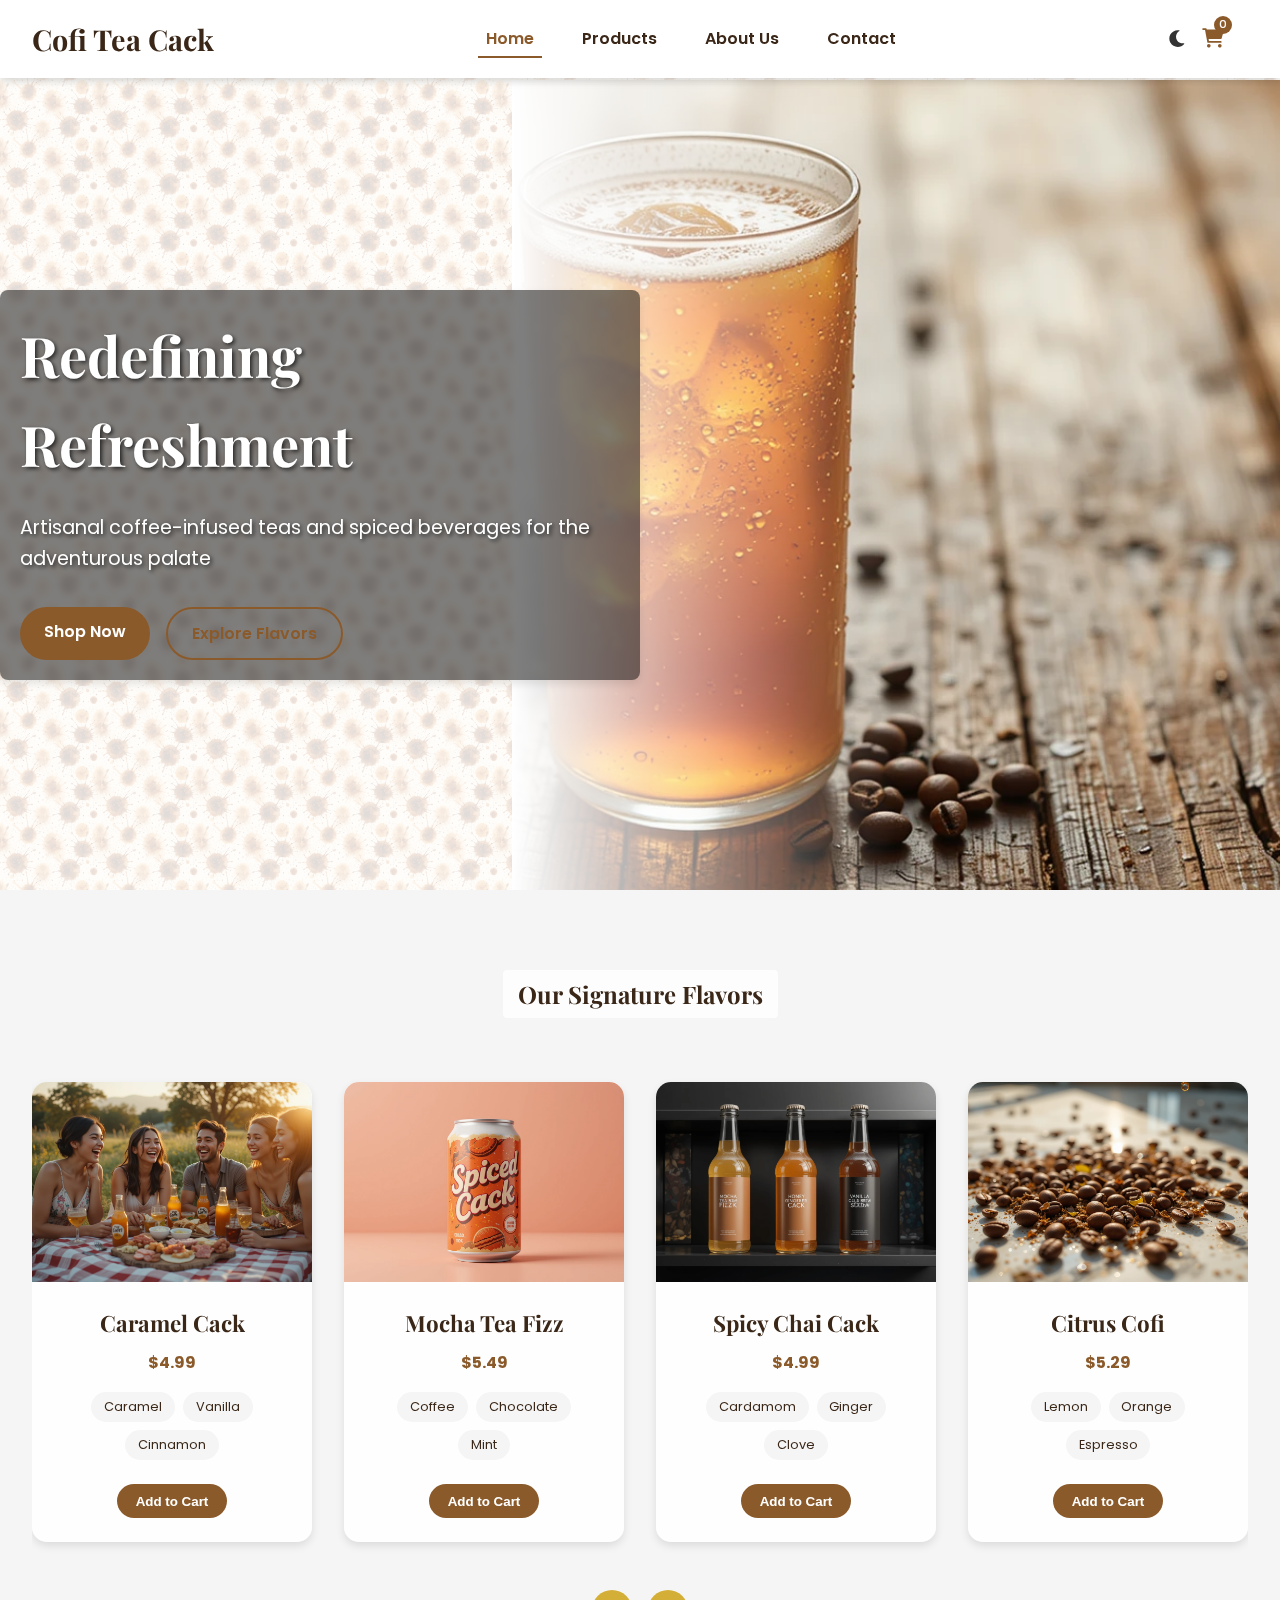
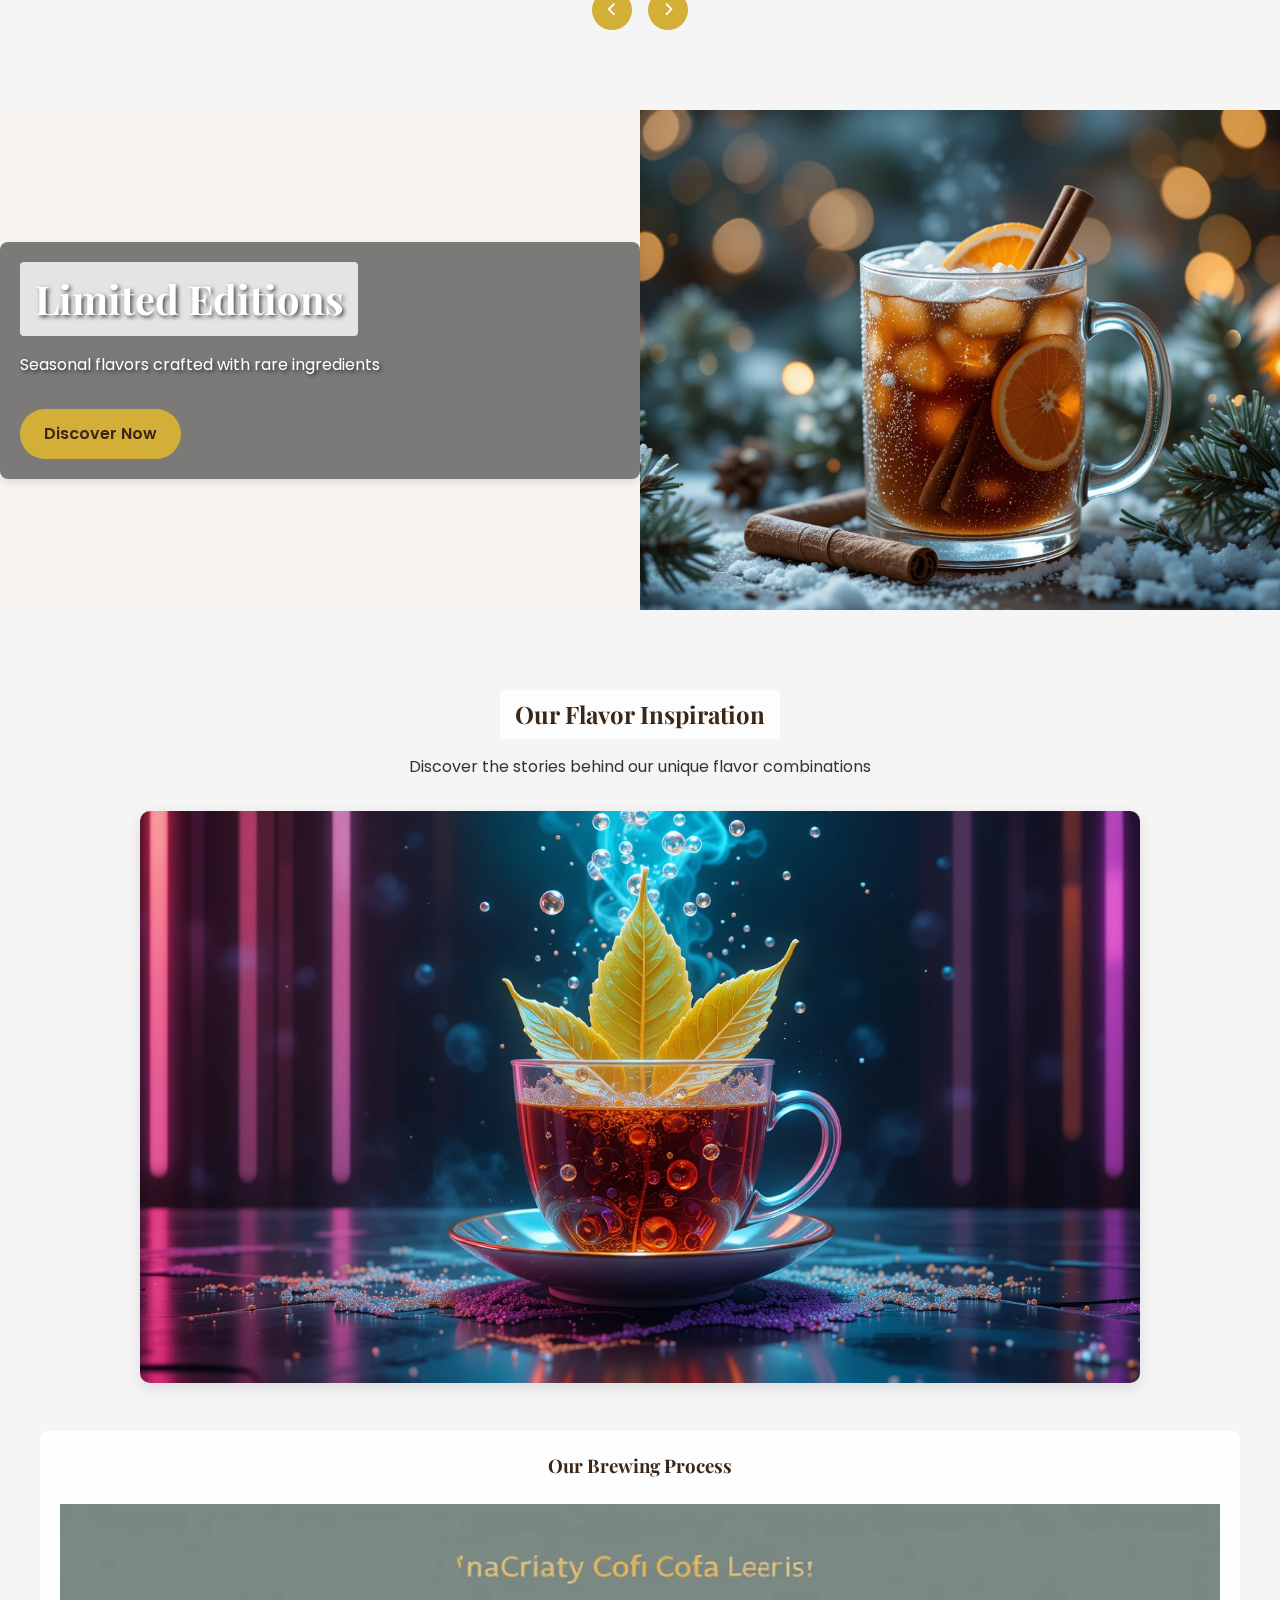
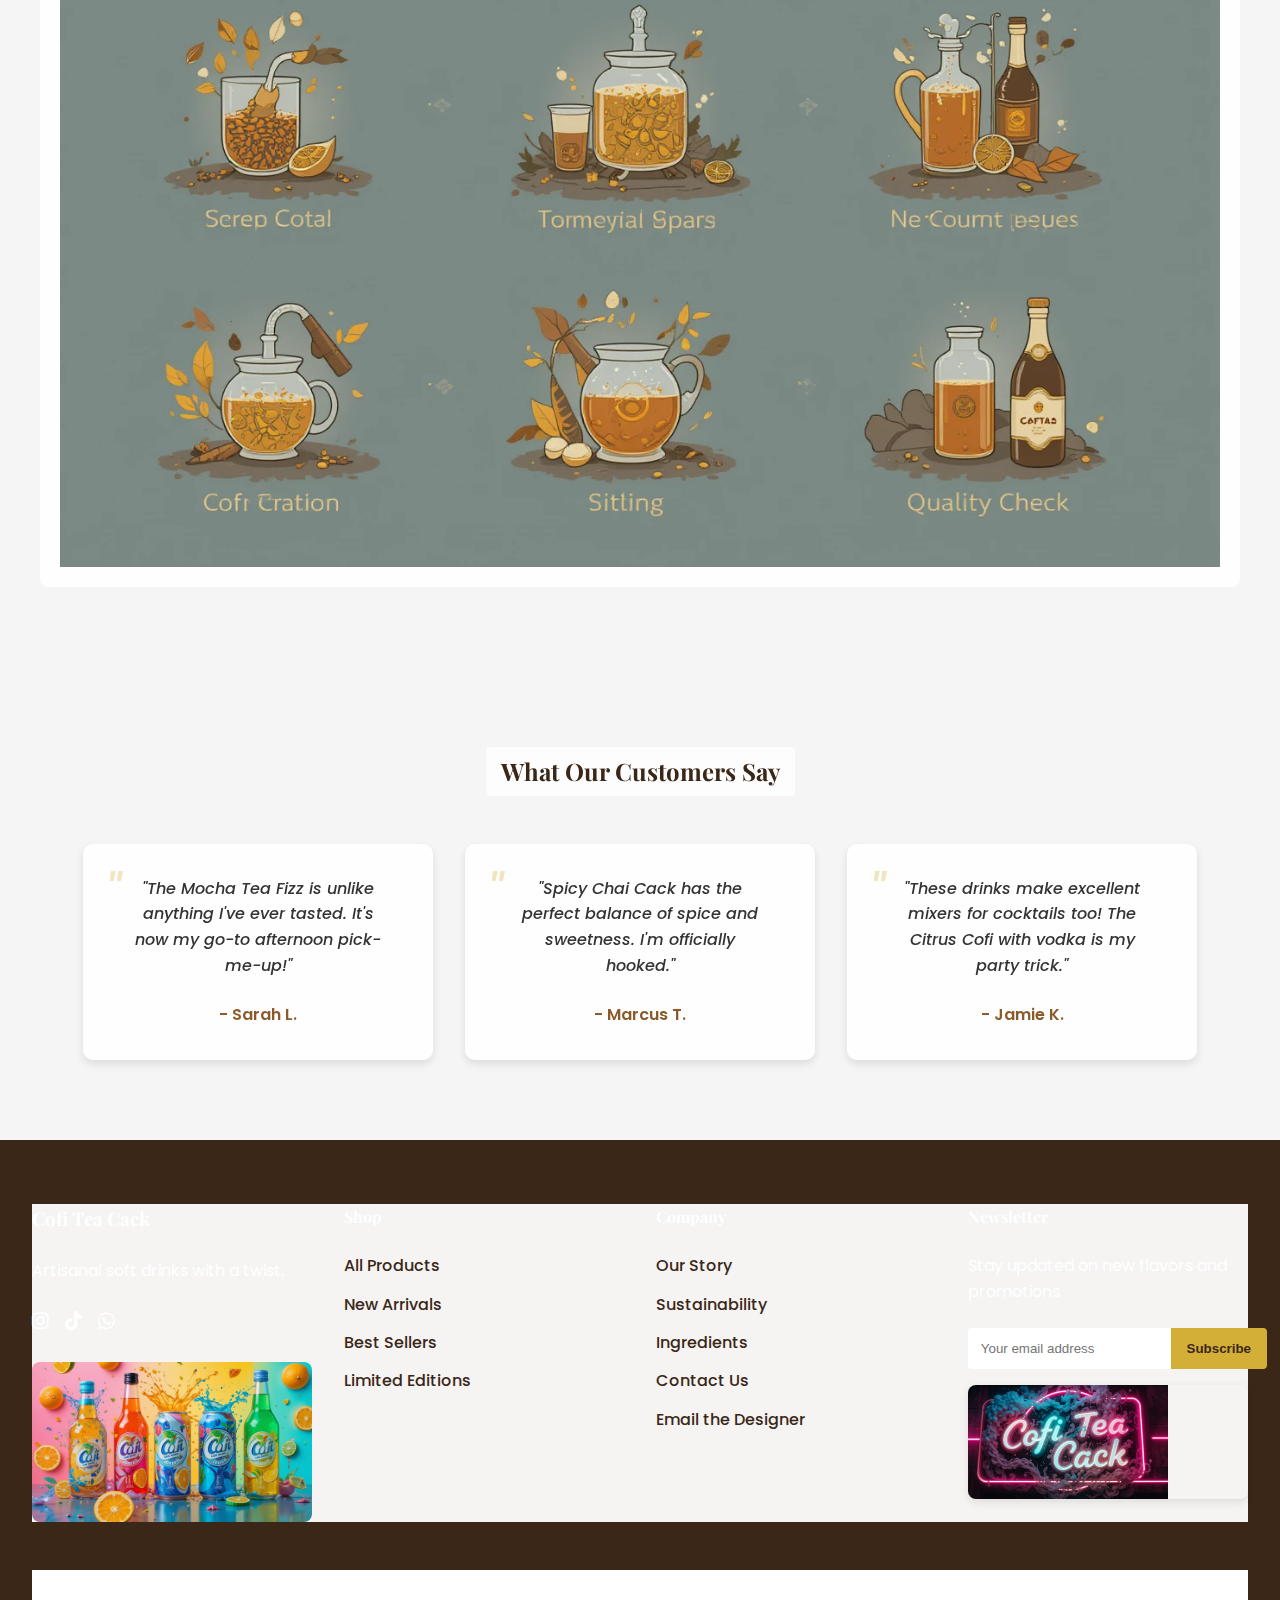
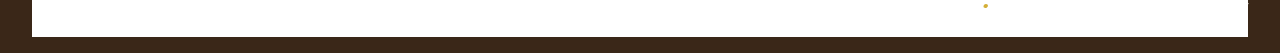
<file: index.html>
<!DOCTYPE html>
<html lang="en">

<head>
    <meta charset="UTF-8">
    <meta name="viewport" content="width=device-width, initial-scale=1.0">
    <title>Cofi Tea Cack - Artisanal Soft Drinks</title>
    <link rel="stylesheet" href="./css/styles.css">
    <link rel="stylesheet" href="https://cdnjs.cloudflare.com/ajax/libs/font-awesome/6.0.0/css/all.min.css">
    <link rel="preconnect" href="https://fonts.googleapis.com">
    <link rel="preconnect" href="https://fonts.gstatic.com" crossorigin>
    <link
        href="https://fonts.googleapis.com/css2?family=Poppins:wght@400;600;700&family=Playfair+Display:wght@400;700&display=swap"
        rel="stylesheet">
    <link rel="icon" href="Favicon Concept.png" type="image/png">
</head>

<body style="background-image: url('Background Textures.png'); background-attachment: fixed; background-size: 100px;">
    <header>
        <nav class="navbar">
            <div class="logo">
                <a href="index.html">
                    <h1>Cofi Tea Cack</h1>
                </a>
            </div>
            <div class="nav-links">
                <ul>
                    <li><a href="index.html" class="active">Home</a></li>
                    <li><a href="products.html">Products</a></li>
                    <li><a href="about.html">About Us</a></li>
                    <li><a href="contact.html">Contact</a></li>
                </ul>
            </div>
            <div class="nav-icons">
                <div class="night-mode-toggle">
                    <i class="fas fa-moon"></i>
                </div>
                <a href="#" class="cart-icon"><i class="fas fa-shopping-cart"></i><span class="cart-count">0</span></a>
                <div class="mobile-menu">
                    <i class="fas fa-bars"></i>
                </div>
            </div>
        </nav>
    </header>

    <main>
        <!-- Hero Section -->
        <section class="hero">
            <div class="hero-content">
                <h1>Redefining Refreshment</h1>
                <p>Artisanal coffee-infused teas and spiced beverages for the adventurous palate</p>
                <div class="hero-cta">
                    <a href="products.html" class="btn btn-primary">Shop Now</a>
                    <a href="#flavors" class="btn btn-secondary">Explore Flavors</a>
                </div>
            </div>
            <div class="hero-image">
                <img src="Hero Banner.png" alt="Cofi Tea Cack Hero Banner">
                <div class="image-overlay"></div>
            </div>
        </section>

        <!-- Flavor Showcase -->
        <section id="flavors" class="flavors">
            <h2>Our Signature Flavors</h2>
            <div class="flavor-carousel">
                <div class="flavor-card">
                    <div class="flavor-image">
                        <img src="LifestyleUsage Shots.png" alt="Caramel Cack">
                    </div>
                    <div class="flavor-info">
                        <h3>Caramel Cack</h3>
                        <p class="price">$4.99</p>
                        <div class="flavor-notes">
                            <span>Caramel</span>
                            <span>Vanilla</span>
                            <span>Cinnamon</span>
                        </div>
                        <button class="add-to-cart">Add to Cart</button>
                    </div>
                </div>
                <div class="flavor-card">
                    <div class="flavor-image">
                        <img src="Product Thumbnails.png" alt="Mocha Tea Fizz">
                    </div>
                    <div class="flavor-info">
                        <h3>Mocha Tea Fizz</h3>
                        <p class="price">$5.49</p>
                        <div class="flavor-notes">
                            <span>Coffee</span>
                            <span>Chocolate</span>
                            <span>Mint</span>
                        </div>
                        <button class="add-to-cart">Add to Cart</button>
                    </div>
                </div>
                <div class="flavor-card">
                    <div class="flavor-image">
                        <img src="Product Packaging Variations.png" alt="Spicy Chai Cack">
                    </div>
                    <div class="flavor-info">
                        <h3>Spicy Chai Cack</h3>
                        <p class="price">$4.99</p>
                        <div class="flavor-notes">
                            <span>Cardamom</span>
                            <span>Ginger</span>
                            <span>Clove</span>
                        </div>
                        <button class="add-to-cart">Add to Cart</button>
                    </div>
                </div>
                <div class="flavor-card">
                    <div class="flavor-image">
                        <img src="Ingredient Close-Ups.png" alt="Citrus Cofi">
                    </div>
                    <div class="flavor-info">
                        <h3>Citrus Cofi</h3>
                        <p class="price">$5.29</p>
                        <div class="flavor-notes">
                            <span>Lemon</span>
                            <span>Orange</span>
                            <span>Espresso</span>
                        </div>
                        <button class="add-to-cart">Add to Cart</button>
                    </div>
                </div>
            </div>
            <div class="flavor-controls">
                <button class="prev-btn"><i class="fas fa-chevron-left"></i></button>
                <button class="next-btn"><i class="fas fa-chevron-right"></i></button>
            </div>
        </section>

        <!-- Featured Section -->
        <section class="featured">
            <div class="featured-content">
                <h2>Limited Editions</h2>
                <p>Seasonal flavors crafted with rare ingredients</p>
                <a href="products.html?category=limited" class="btn btn-accent">Discover Now</a>
            </div>
            <div class="featured-image">
                <img src="Seasonal Promotions Banner.png" alt="Limited Edition Drinks">
            </div>
        </section>

        <!-- Flavor Inspiration -->
        <section class="flavor-inspiration">
            <h2>Our Flavor Inspiration</h2>
            <div class="inspiration-content">
                <p>Discover the stories behind our unique flavor combinations</p>
                <img src="Flavor Inspiration Graphics.png" alt="Flavor Inspiration" class="full-width-image">
                <div class="brewing-process">
                    <h3>Our Brewing Process</h3>
                    <div class="process-icons">
                        <img src="Brewing Process Icons.png" alt="Brewing Process">
                    </div>
                </div>
            </div>
        </section>

        <!-- Testimonials -->
        <section class="testimonials">
            <h2>What Our Customers Say</h2>
            <div class="testimonial-container">
                <div class="testimonial">
                    <div class="quote">"The Mocha Tea Fizz is unlike anything I've ever tasted. It's now my go-to
                        afternoon pick-me-up!"</div>
                    <div class="author">- Sarah L.</div>
                </div>
                <div class="testimonial">
                    <div class="quote">"Spicy Chai Cack has the perfect balance of spice and sweetness. I'm officially
                        hooked."</div>
                    <div class="author">- Marcus T.</div>
                </div>
                <div class="testimonial">
                    <div class="quote">"These drinks make excellent mixers for cocktails too! The Citrus Cofi with vodka
                        is my party trick."</div>
                    <div class="author">- Jamie K.</div>
                </div>
            </div>
        </section>
    </main>

    <footer>
        <div class="footer-container">
            <div class="footer-col">
                <h3>Cofi Tea Cack</h3>
                <p>Artisanal soft drinks with a twist.</p>
                <div class="social-icons">
                    <a href="#"><i class="fab fa-instagram"></i></a>
                    <a href="#"><i class="fab fa-tiktok"></i></a>
                    <a href="#"><i class="fab fa-whatsapp"></i></a>
                </div>
                <div class="social-banner">
                    <img src="Social Media Banners.png" alt="Follow us on social media">
                </div>
            </div>
            <div class="footer-col">
                <h4>Shop</h4>
                <ul>
                    <li><a href="products.html">All Products</a></li>
                    <li><a href="products.html?category=new">New Arrivals</a></li>
                    <li><a href="products.html?category=bestsellers">Best Sellers</a></li>
                    <li><a href="products.html?category=limited">Limited Editions</a></li>
                </ul>
            </div>
            <div class="footer-col">
                <h4>Company</h4>
                <ul>
                    <li><a href="about.html">Our Story</a></li>
                    <li><a href="about.html#sustainability">Sustainability</a></li>
                    <li><a href="about.html#ingredients">Ingredients</a></li>
                    <li><a href="contact.html">Contact Us</a></li>
                    <li><a href="mailto:rubayetahmedrony.acc18@gmail.com">Email the Designer</a></li>
                </ul>
            </div>
            <div class="footer-col">
                <h4>Newsletter</h4>
                <p>Stay updated on new flavors and promotions</p>
                <form class="newsletter-form">
                    <input type="email" placeholder="Your email address" required>
                    <button type="submit">Subscribe</button>
                </form>
                <div class="newsletter-preview">
                    <img src="Email Newsletter Header.png" alt="Newsletter preview" width="200">
                </div>
            </div>
        </div>
        <div class="footer-bottom">
            <p>&copy; 2023 Cofi Tea Cack. Created by Rubayet Ahmed Rony. All rights reserved.</p>
            <div class="footer-links">
                <a href="#">Privacy Policy</a>
                <a href="#">Terms of Service</a>
                <a href="#" class="designer-credit">Designed by Rubayet Ahmed Rony</a>
            </div>
        </div>
    </footer>

    <!-- Shopping Cart Sidebar -->
    <div class="cart-sidebar">
        <div class="cart-header">
            <h3>Your Cart</h3>
            <button class="close-cart"><i class="fas fa-times"></i></button>
        </div>
        <div class="cart-items">
            <!-- Cart items will be dynamically added here -->
            <div class="empty-cart">Your cart is empty</div>
        </div>
        <div class="cart-total">
            <p>Total: <span>$0.00</span></p>
            <button class="btn btn-primary checkout-btn">Checkout</button>
        </div>
    </div>
    <div class="cart-overlay"></div>

    <!-- Loading Animation (hidden by default) -->
    <div class="loading-overlay" style="display: none;">
        <img src="Loading Animation Asset.png" alt="Loading..." class="loading-animation">
    </div>

    <script src="./js/main.js"></script>
</body>

</html>
</file>
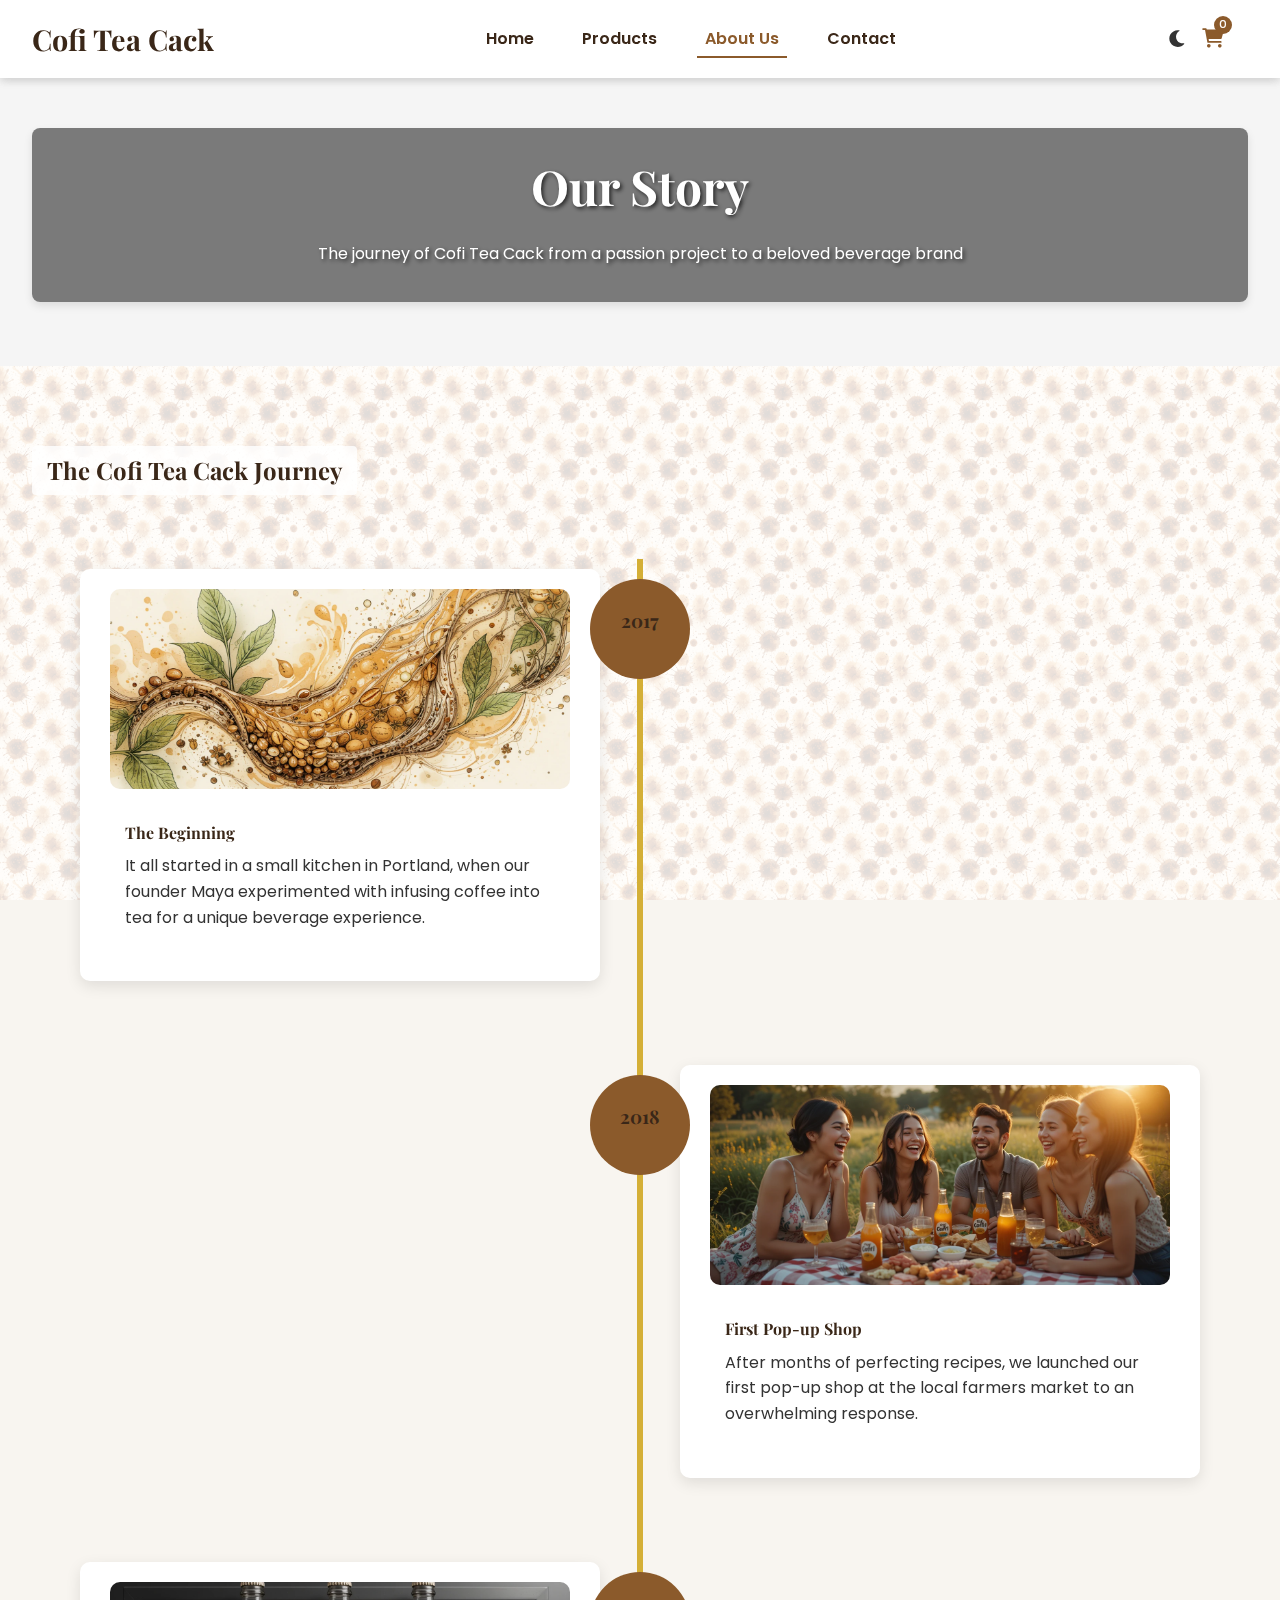
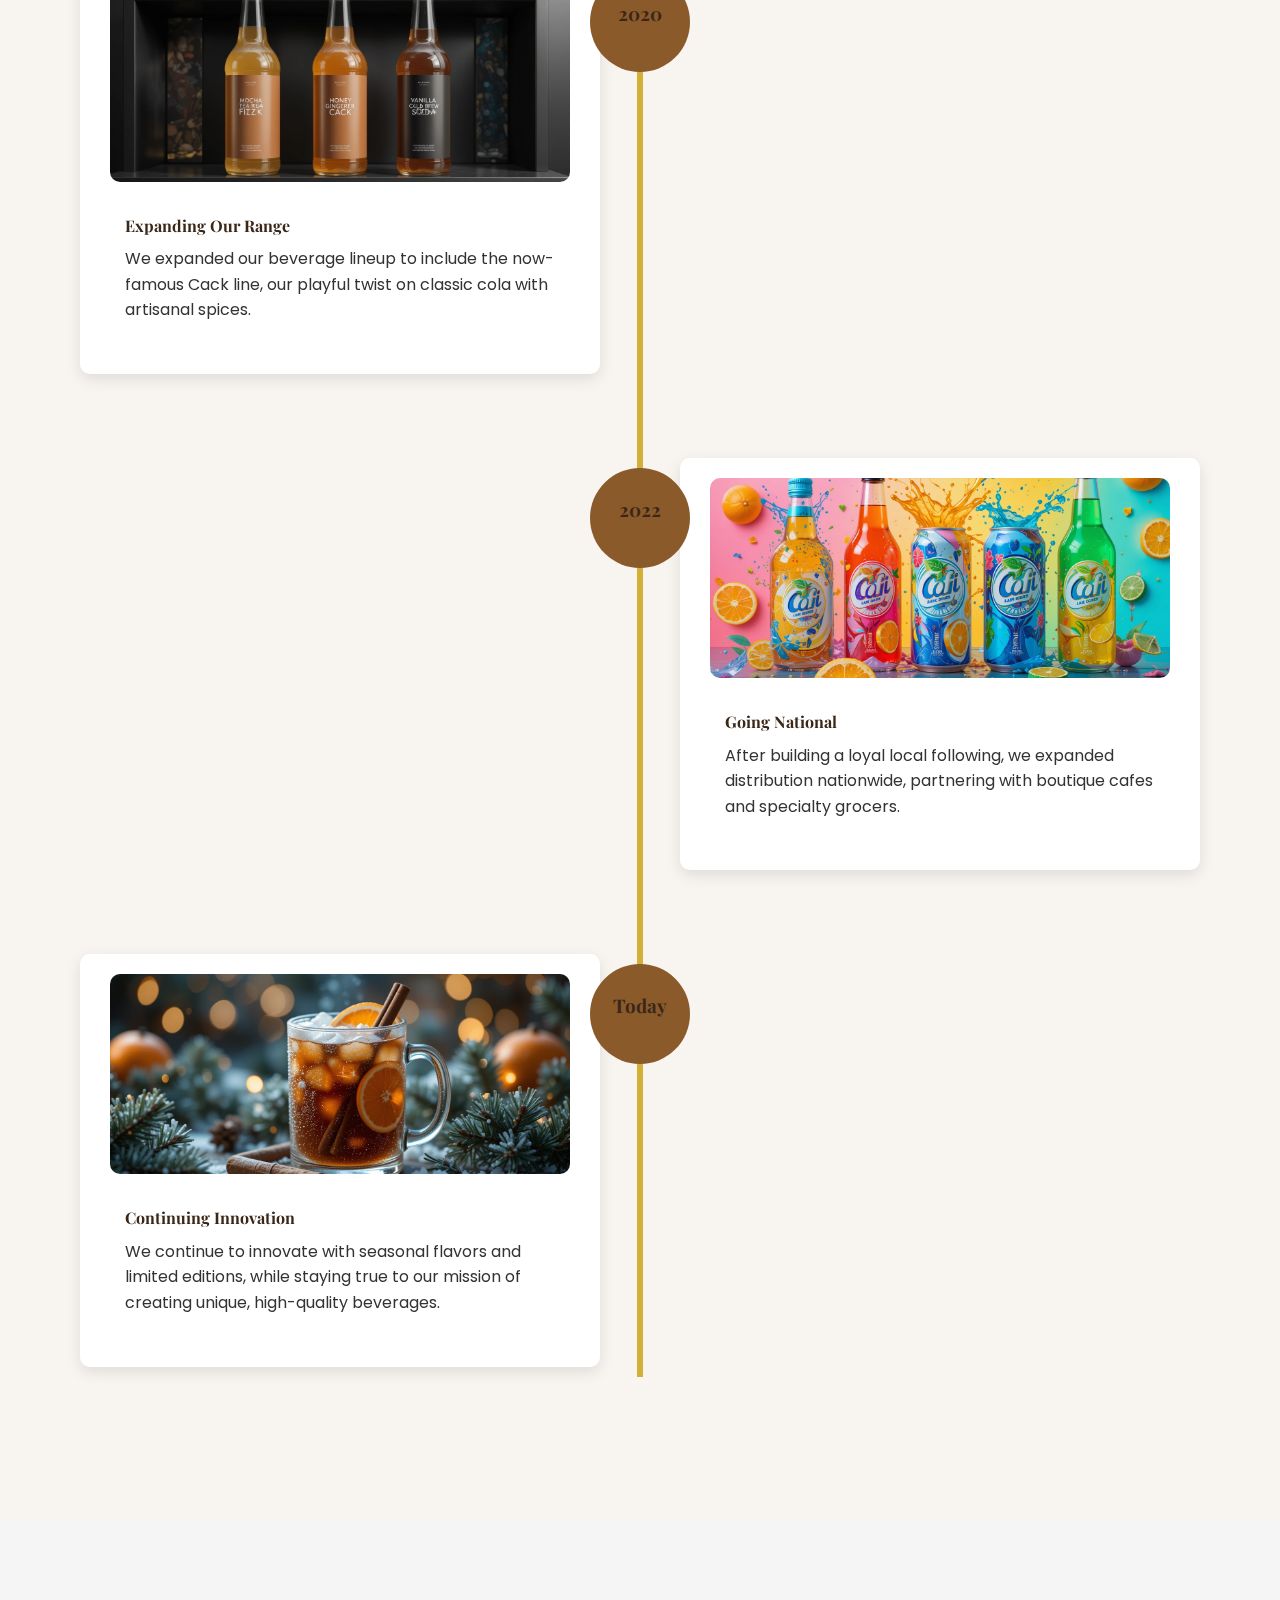
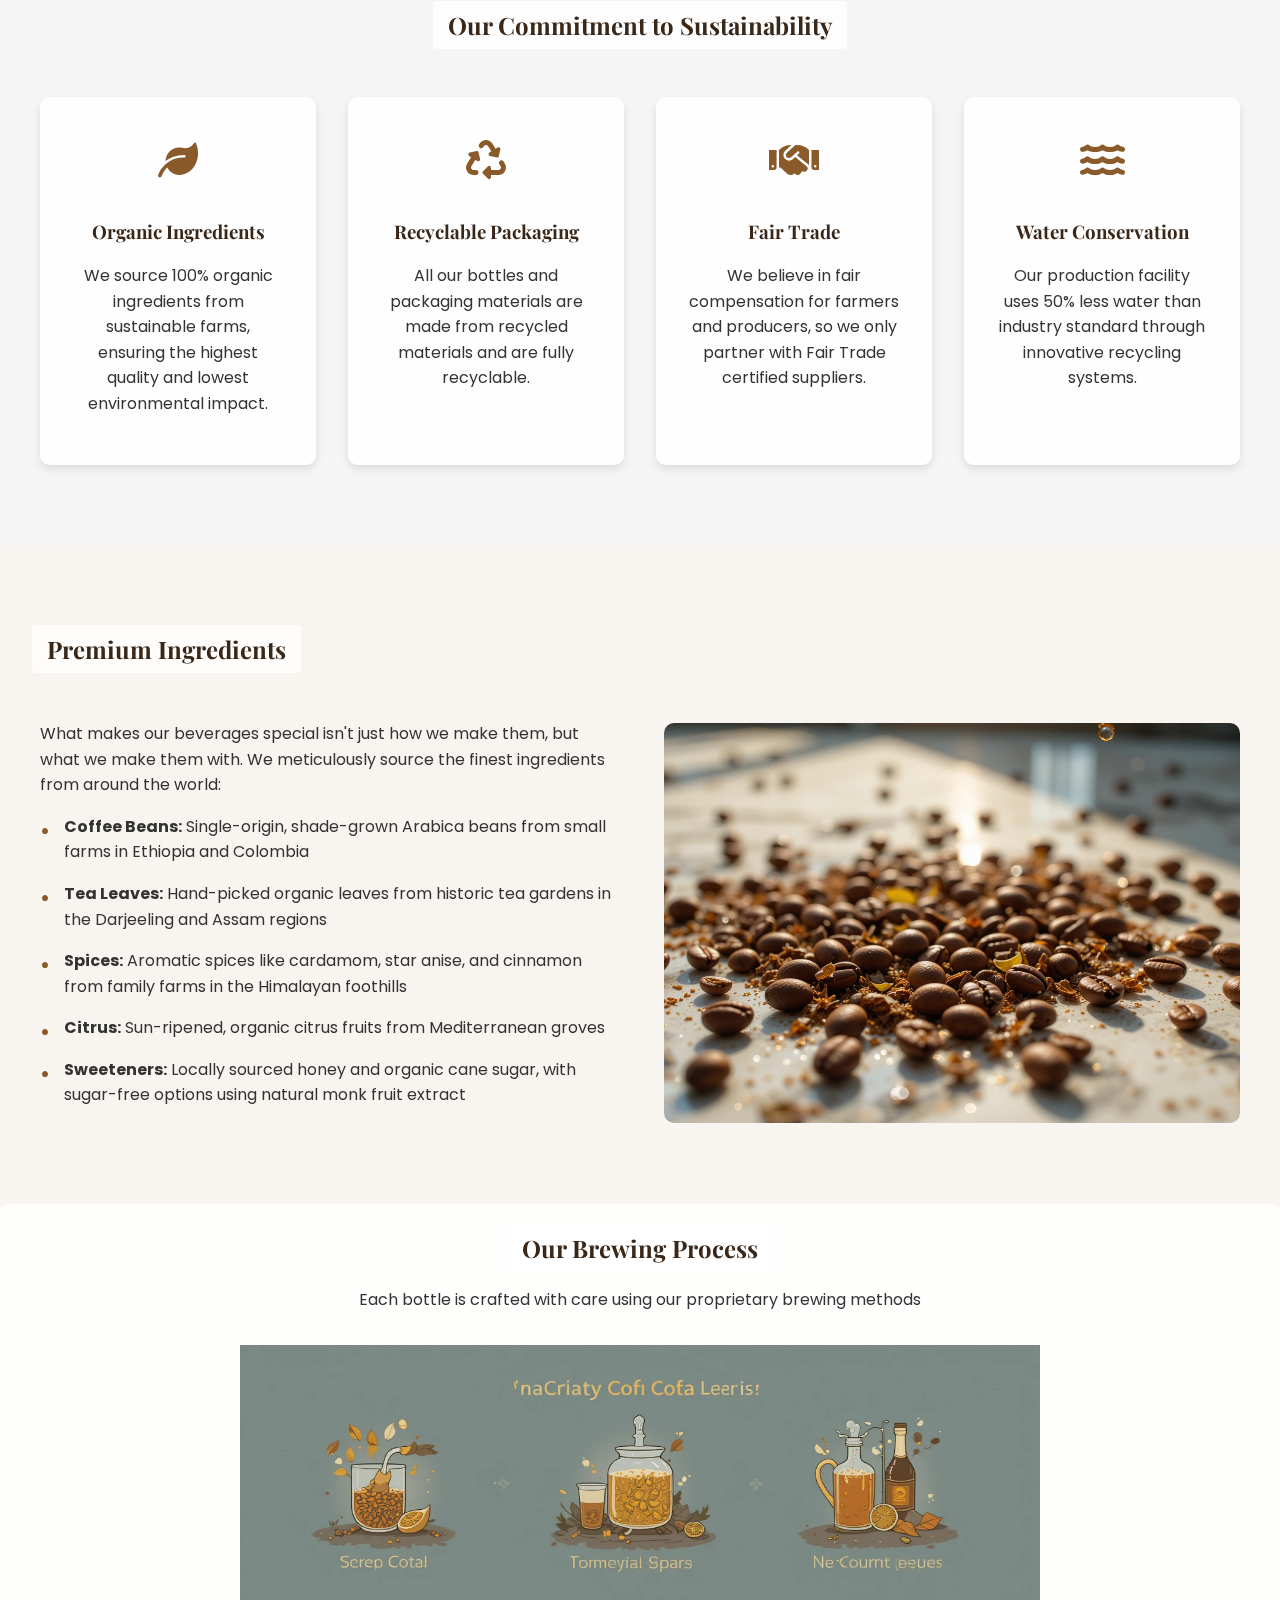
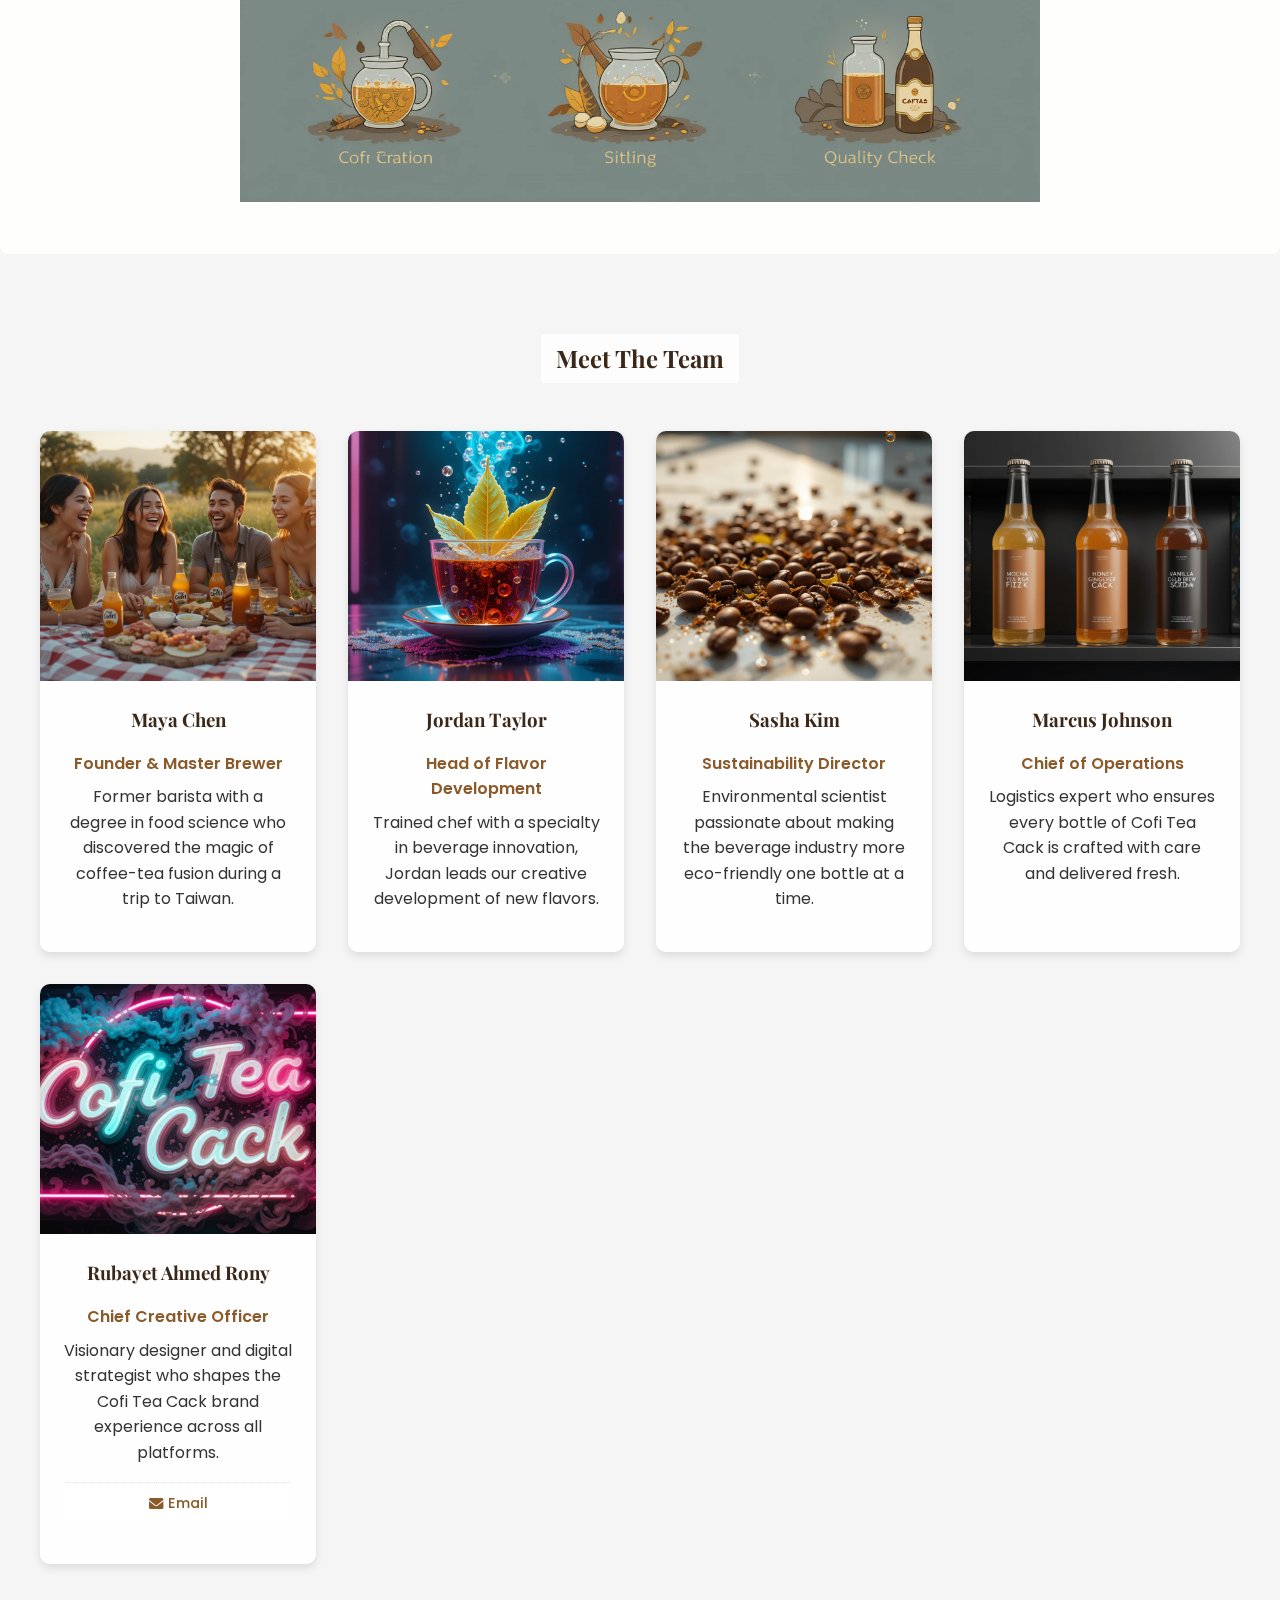
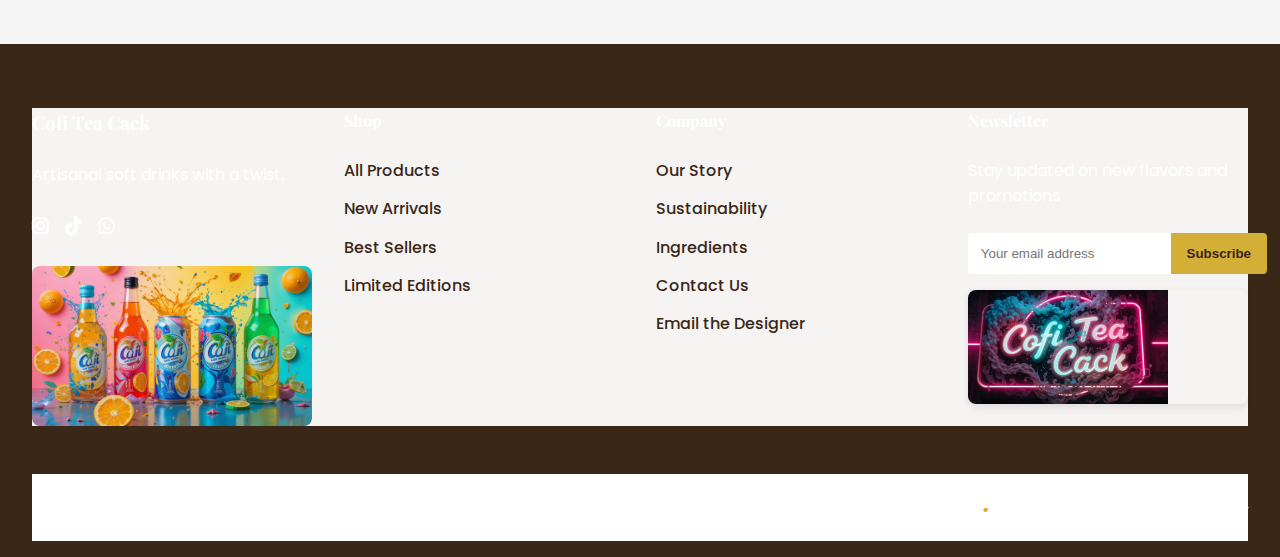
<file: about.html>
<!DOCTYPE html>
<html lang="en">

<head>
    <meta charset="UTF-8">
    <meta name="viewport" content="width=device-width, initial-scale=1.0">
    <title>About Us - Cofi Tea Cack</title>
    <link rel="stylesheet" href="./css/styles.css">
    <link rel="stylesheet" href="https://cdnjs.cloudflare.com/ajax/libs/font-awesome/6.0.0/css/all.min.css">
    <link rel="preconnect" href="https://fonts.googleapis.com">
    <link rel="preconnect" href="https://fonts.gstatic.com" crossorigin>
    <link
        href="https://fonts.googleapis.com/css2?family=Poppins:wght@400;600;700&family=Playfair+Display:wght@400;700&display=swap"
        rel="stylesheet">
    <link rel="icon" href="Favicon Concept.png" type="image/png">
</head>

<body style="background-image: url('Background Textures.png'); background-attachment: fixed; background-size: 100px;">
    <header>
        <nav class="navbar">
            <div class="logo">
                <a href="index.html">
                    <h1>Cofi Tea Cack</h1>
                </a>
            </div>
            <div class="nav-links">
                <ul>
                    <li><a href="index.html">Home</a></li>
                    <li><a href="products.html">Products</a></li>
                    <li><a href="about.html" class="active">About Us</a></li>
                    <li><a href="contact.html">Contact</a></li>
                </ul>
            </div>
            <div class="nav-icons">
                <div class="night-mode-toggle">
                    <i class="fas fa-moon"></i>
                </div>
                <a href="#" class="cart-icon"><i class="fas fa-shopping-cart"></i><span class="cart-count">0</span></a>
                <div class="mobile-menu">
                    <i class="fas fa-bars"></i>
                </div>
            </div>
        </nav>
    </header>

    <main>
        <!-- About Hero Section -->
        <section class="about-hero">
            <div class="about-hero-content">
                <h1>Our Story</h1>
                <p>The journey of Cofi Tea Cack from a passion project to a beloved beverage brand</p>
            </div>
        </section>

        <!-- Brand Story Timeline -->
        <section id="brand-story" class="brand-story">
            <h2>The Cofi Tea Cack Journey</h2>

            <div class="timeline">
                <div class="timeline-item">
                    <div class="timeline-year">
                        <h3>2017</h3>
                    </div>
                    <div class="timeline-content">
                        <div class="timeline-image">
                            <img src="Brand Story Graphics.png" alt="The Beginning">
                        </div>
                        <div class="timeline-text">
                            <h4>The Beginning</h4>
                            <p>It all started in a small kitchen in Portland, when our founder Maya experimented with
                                infusing coffee into tea for a unique beverage experience.</p>
                        </div>
                    </div>
                </div>

                <div class="timeline-item">
                    <div class="timeline-year">
                        <h3>2018</h3>
                    </div>
                    <div class="timeline-content timeline-content-right">
                        <div class="timeline-image">
                            <img src="LifestyleUsage Shots.png" alt="First Pop-up Shop">
                        </div>
                        <div class="timeline-text">
                            <h4>First Pop-up Shop</h4>
                            <p>After months of perfecting recipes, we launched our first pop-up shop at the local
                                farmers market to an overwhelming response.</p>
                        </div>
                    </div>
                </div>

                <div class="timeline-item">
                    <div class="timeline-year">
                        <h3>2020</h3>
                    </div>
                    <div class="timeline-content">
                        <div class="timeline-image">
                            <img src="Product Packaging Variations.png" alt="Expanding Our Range">
                        </div>
                        <div class="timeline-text">
                            <h4>Expanding Our Range</h4>
                            <p>We expanded our beverage lineup to include the now-famous Cack line, our playful twist on
                                classic cola with artisanal spices.</p>
                        </div>
                    </div>
                </div>

                <div class="timeline-item">
                    <div class="timeline-year">
                        <h3>2022</h3>
                    </div>
                    <div class="timeline-content timeline-content-right">
                        <div class="timeline-image">
                            <img src="Social Media Banners.png" alt="Going National">
                        </div>
                        <div class="timeline-text">
                            <h4>Going National</h4>
                            <p>After building a loyal local following, we expanded distribution nationwide, partnering
                                with boutique cafes and specialty grocers.</p>
                        </div>
                    </div>
                </div>

                <div class="timeline-item">
                    <div class="timeline-year">
                        <h3>Today</h3>
                    </div>
                    <div class="timeline-content">
                        <div class="timeline-image">
                            <img src="Seasonal Promotions Banner.png" alt="Continuing Innovation">
                        </div>
                        <div class="timeline-text">
                            <h4>Continuing Innovation</h4>
                            <p>We continue to innovate with seasonal flavors and limited editions, while staying true to
                                our mission of creating unique, high-quality beverages.</p>
                        </div>
                    </div>
                </div>
            </div>
        </section>

        <!-- Sustainability Section -->
        <section id="sustainability" class="sustainability">
            <h2>Our Commitment to Sustainability</h2>

            <div class="sustainability-grid">
                <div class="sustainability-item">
                    <div class="sustainability-icon">
                        <i class="fas fa-leaf"></i>
                    </div>
                    <h3>Organic Ingredients</h3>
                    <p>We source 100% organic ingredients from sustainable farms, ensuring the highest quality and
                        lowest environmental impact.</p>
                </div>

                <div class="sustainability-item">
                    <div class="sustainability-icon">
                        <i class="fas fa-recycle"></i>
                    </div>
                    <h3>Recyclable Packaging</h3>
                    <p>All our bottles and packaging materials are made from recycled materials and are fully
                        recyclable.</p>
                </div>

                <div class="sustainability-item">
                    <div class="sustainability-icon">
                        <i class="fas fa-handshake"></i>
                    </div>
                    <h3>Fair Trade</h3>
                    <p>We believe in fair compensation for farmers and producers, so we only partner with Fair Trade
                        certified suppliers.</p>
                </div>

                <div class="sustainability-item">
                    <div class="sustainability-icon">
                        <i class="fas fa-water"></i>
                    </div>
                    <h3>Water Conservation</h3>
                    <p>Our production facility uses 50% less water than industry standard through innovative recycling
                        systems.</p>
                </div>
            </div>
        </section>

        <!-- Ingredients Section -->
        <section id="ingredients" class="ingredients">
            <h2>Premium Ingredients</h2>

            <div class="ingredients-content">
                <div class="ingredients-text">
                    <p>What makes our beverages special isn't just how we make them, but what we make them with. We
                        meticulously source the finest ingredients from around the world:</p>

                    <ul class="ingredients-list">
                        <li><strong>Coffee Beans:</strong> Single-origin, shade-grown Arabica beans from small farms in
                            Ethiopia and Colombia</li>
                        <li><strong>Tea Leaves:</strong> Hand-picked organic leaves from historic tea gardens in the
                            Darjeeling and Assam regions</li>
                        <li><strong>Spices:</strong> Aromatic spices like cardamom, star anise, and cinnamon from family
                            farms in the Himalayan foothills</li>
                        <li><strong>Citrus:</strong> Sun-ripened, organic citrus fruits from Mediterranean groves</li>
                        <li><strong>Sweeteners:</strong> Locally sourced honey and organic cane sugar, with sugar-free
                            options using natural monk fruit extract</li>
                    </ul>
                </div>

                <div class="ingredients-image">
                    <img src="Ingredient Close-Ups.png" alt="Premium Ingredients">
                </div>
            </div>
        </section>

        <!-- Brewing Process -->
        <section class="brewing-process-section">
            <h2>Our Brewing Process</h2>
            <p>Each bottle is crafted with care using our proprietary brewing methods</p>
            <div class="brewing-icons">
                <img src="Brewing Process Icons.png" alt="Brewing Process Steps">
            </div>
        </section>

        <!-- Team Section -->
        <section class="team">
            <h2>Meet The Team</h2>

            <div class="team-grid">
                <div class="team-member">
                    <div class="team-photo">
                        <img src="LifestyleUsage Shots.png" alt="Maya Chen - Founder & Master Brewer">
                    </div>
                    <div class="team-info">
                        <h3>Maya Chen</h3>
                        <p class="team-role">Founder & Master Brewer</p>
                        <p class="team-bio">Former barista with a degree in food science who discovered the magic of
                            coffee-tea fusion during a trip to Taiwan.</p>
                    </div>
                </div>

                <div class="team-member">
                    <div class="team-photo">
                        <img src="Flavor Inspiration Graphics.png" alt="Jordan Taylor - Head of Flavor Development">
                    </div>
                    <div class="team-info">
                        <h3>Jordan Taylor</h3>
                        <p class="team-role">Head of Flavor Development</p>
                        <p class="team-bio">Trained chef with a specialty in beverage innovation, Jordan leads our
                            creative development of new flavors.</p>
                    </div>
                </div>

                <div class="team-member">
                    <div class="team-photo">
                        <img src="Ingredient Close-Ups.png" alt="Sasha Kim - Sustainability Director">
                    </div>
                    <div class="team-info">
                        <h3>Sasha Kim</h3>
                        <p class="team-role">Sustainability Director</p>
                        <p class="team-bio">Environmental scientist passionate about making the beverage industry more
                            eco-friendly one bottle at a time.</p>
                    </div>
                </div>

                <div class="team-member">
                    <div class="team-photo">
                        <img src="Product Packaging Variations.png" alt="Marcus Johnson - Chief of Operations">
                    </div>
                    <div class="team-info">
                        <h3>Marcus Johnson</h3>
                        <p class="team-role">Chief of Operations</p>
                        <p class="team-bio">Logistics expert who ensures every bottle of Cofi Tea Cack is crafted with
                            care and delivered fresh.</p>
                    </div>
                </div>

                <div class="team-member">
                    <div class="team-photo">
                        <img src="Email Newsletter Header.png" alt="Rubayet Ahmed Rony - Chief Creative Officer">
                    </div>
                    <div class="team-info">
                        <h3>Rubayet Ahmed Rony</h3>
                        <p class="team-role">Chief Creative Officer</p>
                        <p class="team-bio">Visionary designer and digital strategist who shapes the Cofi Tea Cack brand
                            experience across all platforms.</p>
                        <p class="team-contact"><a href="mailto:rubayetahmedrony.acc18@gmail.com"><i
                                    class="fas fa-envelope"></i> Email</a></p>
                    </div>
                </div>
            </div>
        </section>
    </main>

    <footer>
        <div class="footer-container">
            <div class="footer-col">
                <h3>Cofi Tea Cack</h3>
                <p>Artisanal soft drinks with a twist.</p>
                <div class="social-icons">
                    <a href="#"><i class="fab fa-instagram"></i></a>
                    <a href="#"><i class="fab fa-tiktok"></i></a>
                    <a href="#"><i class="fab fa-whatsapp"></i></a>
                </div>
                <div class="social-banner">
                    <img src="Social Media Banners.png" alt="Follow us on social media">
                </div>
            </div>
            <div class="footer-col">
                <h4>Shop</h4>
                <ul>
                    <li><a href="products.html">All Products</a></li>
                    <li><a href="products.html?category=new">New Arrivals</a></li>
                    <li><a href="products.html?category=bestsellers">Best Sellers</a></li>
                    <li><a href="products.html?category=limited">Limited Editions</a></li>
                </ul>
            </div>
            <div class="footer-col">
                <h4>Company</h4>
                <ul>
                    <li><a href="about.html">Our Story</a></li>
                    <li><a href="about.html#sustainability">Sustainability</a></li>
                    <li><a href="about.html#ingredients">Ingredients</a></li>
                    <li><a href="contact.html">Contact Us</a></li>
                    <li><a href="mailto:rubayetahmedrony.acc18@gmail.com">Email the Designer</a></li>
                </ul>
            </div>
            <div class="footer-col">
                <h4>Newsletter</h4>
                <p>Stay updated on new flavors and promotions</p>
                <form class="newsletter-form">
                    <input type="email" placeholder="Your email address" required>
                    <button type="submit">Subscribe</button>
                </form>
                <div class="newsletter-preview">
                    <img src="Email Newsletter Header.png" alt="Newsletter preview" width="200">
                </div>
            </div>
        </div>
        <div class="footer-bottom">
            <p>&copy; 2023 Cofi Tea Cack. Created by Rubayet Ahmed Rony. All rights reserved.</p>
            <div class="footer-links">
                <a href="#">Privacy Policy</a>
                <a href="#">Terms of Service</a>
                <a href="#" class="designer-credit">Designed by Rubayet Ahmed Rony</a>
            </div>
        </div>
    </footer>

    <!-- Shopping Cart Sidebar -->
    <div class="cart-sidebar">
        <div class="cart-header">
            <h3>Your Cart</h3>
            <button class="close-cart"><i class="fas fa-times"></i></button>
        </div>
        <div class="cart-items">
            <!-- Cart items will be dynamically added here -->
            <div class="empty-cart">Your cart is empty</div>
        </div>
        <div class="cart-total">
            <p>Total: <span>$0.00</span></p>
            <button class="btn btn-primary checkout-btn">Checkout</button>
        </div>
    </div>
    <div class="cart-overlay"></div>

    <script src="./js/main.js"></script>
</body>

</html>
</file>
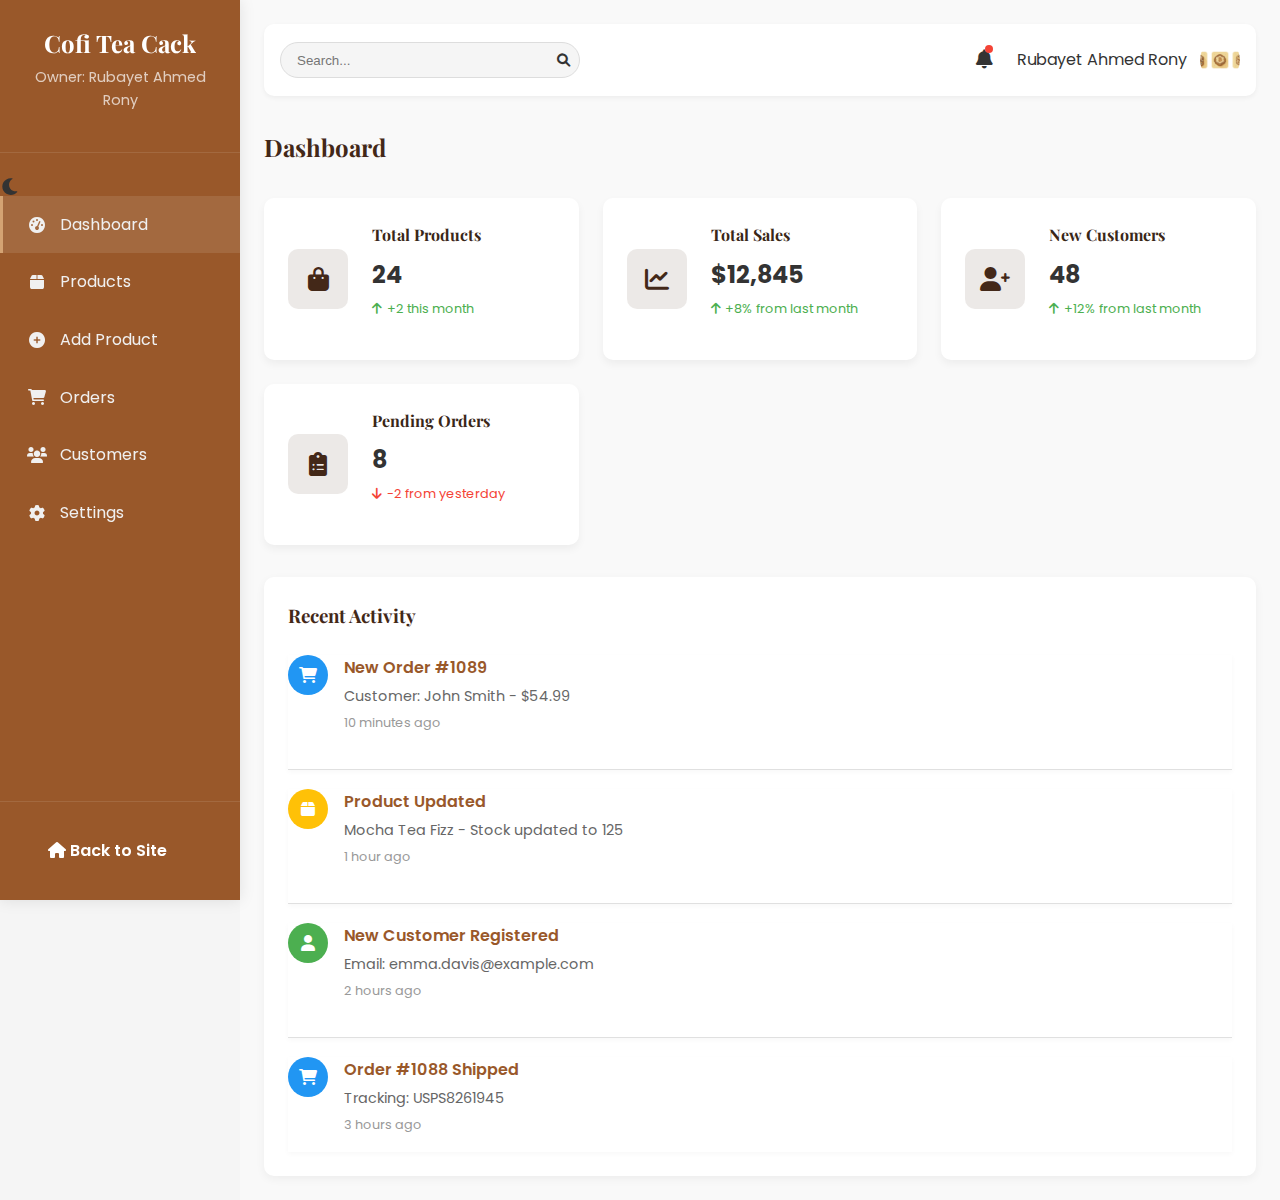
<file: admin.html>
<!DOCTYPE html>
<html lang="en">

<head>
    <meta charset="UTF-8">
    <meta name="viewport" content="width=device-width, initial-scale=1.0">
    <title>Admin Panel - Cofi Tea Cack</title>
    <link rel="stylesheet" href="./css/styles.css">
    <link rel="stylesheet" href="./css/admin.css">
    <link rel="stylesheet" href="https://cdnjs.cloudflare.com/ajax/libs/font-awesome/6.0.0/css/all.min.css">
    <link rel="preconnect" href="https://fonts.googleapis.com">
    <link rel="preconnect" href="https://fonts.gstatic.com" crossorigin>
    <link
        href="https://fonts.googleapis.com/css2?family=Poppins:wght@400;600;700&family=Playfair+Display:wght@400;700&display=swap"
        rel="stylesheet">
    <link rel="icon" href="Favicon Concept.png" type="image/png">
    <style>
        /* Override styles to ensure admin dashboard is always visible */
        .admin-dashboard {
            display: block !important;
        }

        .admin-dashboard.hidden {
            display: block !important;
        }

        /* Hide the login panel completely */
        .login-panel {
            display: none !important;
        }
    </style>
</head>

<body>
    <div class="admin-container">
        <!-- Admin Dashboard - Now visible by default -->
        <div class="admin-dashboard" id="admin-dashboard">
            <div class="admin-sidebar">
                <div class="admin-logo">
                    <h2>Cofi Tea Cack</h2>
                    <p>Owner: Rubayet Ahmed Rony</p>
                </div>

                <nav class="admin-nav">
                    <div class="night-mode-toggle">
                        <i class="fas fa-moon"></i>
                    </div>
                    <ul>
                        <li class="active" data-tab="dashboard"><i class="fas fa-tachometer-alt"></i> Dashboard</li>
                        <li data-tab="products"><i class="fas fa-box"></i> Products</li>
                        <li data-tab="add-product"><i class="fas fa-plus-circle"></i> Add Product</li>
                        <li data-tab="orders"><i class="fas fa-shopping-cart"></i> Orders</li>
                        <li data-tab="customers"><i class="fas fa-users"></i> Customers</li>
                        <li data-tab="settings"><i class="fas fa-cog"></i> Settings</li>
                    </ul>
                </nav>

                <div class="admin-logout">
                    <a href="index.html" class="btn" style="text-decoration: none; color: white;">
                        <i class="fas fa-home"></i> Back to Site
                    </a>
                </div>
            </div>

            <div class="admin-content">
                <div class="admin-header">
                    <div class="admin-search">
                        <input type="text" placeholder="Search...">
                        <button><i class="fas fa-search"></i></button>
                    </div>

                    <div class="admin-user">
                        <span class="notification-badge"><i class="fas fa-bell"></i></span>
                        <div class="user-info">
                            <span>Rubayet Ahmed Rony</span>
                            <img src="Admin Panel Icons.png" alt="Rubayet Ahmed Rony" class="user-avatar">
                        </div>
                    </div>
                </div>

                <!-- Dashboard Tab -->
                <div class="admin-tab active" id="dashboard-tab">
                    <h2>Dashboard</h2>

                    <div class="stat-cards">
                        <div class="stat-card">
                            <div class="stat-icon">
                                <i class="fas fa-shopping-bag"></i>
                            </div>
                            <div class="stat-info">
                                <h3>Total Products</h3>
                                <p class="stat-number">24</p>
                                <p class="stat-change positive">+2 this month</p>
                            </div>
                        </div>

                        <div class="stat-card">
                            <div class="stat-icon">
                                <i class="fas fa-chart-line"></i>
                            </div>
                            <div class="stat-info">
                                <h3>Total Sales</h3>
                                <p class="stat-number">$12,845</p>
                                <p class="stat-change positive">+8% from last month</p>
                            </div>
                        </div>

                        <div class="stat-card">
                            <div class="stat-icon">
                                <i class="fas fa-user-plus"></i>
                            </div>
                            <div class="stat-info">
                                <h3>New Customers</h3>
                                <p class="stat-number">48</p>
                                <p class="stat-change positive">+12% from last month</p>
                            </div>
                        </div>

                        <div class="stat-card">
                            <div class="stat-icon">
                                <i class="fas fa-clipboard-list"></i>
                            </div>
                            <div class="stat-info">
                                <h3>Pending Orders</h3>
                                <p class="stat-number">8</p>
                                <p class="stat-change negative">-2 from yesterday</p>
                            </div>
                        </div>
                    </div>

                    <div class="recent-activity">
                        <h3>Recent Activity</h3>
                        <div class="activity-list">
                            <div class="activity-item">
                                <div class="activity-icon order">
                                    <i class="fas fa-shopping-cart"></i>
                                </div>
                                <div class="activity-details">
                                    <p class="activity-title">New Order #1089</p>
                                    <p class="activity-desc">Customer: John Smith - $54.99</p>
                                    <p class="activity-time">10 minutes ago</p>
                                </div>
                            </div>

                            <div class="activity-item">
                                <div class="activity-icon product">
                                    <i class="fas fa-box"></i>
                                </div>
                                <div class="activity-details">
                                    <p class="activity-title">Product Updated</p>
                                    <p class="activity-desc">Mocha Tea Fizz - Stock updated to 125</p>
                                    <p class="activity-time">1 hour ago</p>
                                </div>
                            </div>

                            <div class="activity-item">
                                <div class="activity-icon customer">
                                    <i class="fas fa-user"></i>
                                </div>
                                <div class="activity-details">
                                    <p class="activity-title">New Customer Registered</p>
                                    <p class="activity-desc">Email: emma.davis@example.com</p>
                                    <p class="activity-time">2 hours ago</p>
                                </div>
                            </div>

                            <div class="activity-item">
                                <div class="activity-icon order">
                                    <i class="fas fa-shopping-cart"></i>
                                </div>
                                <div class="activity-details">
                                    <p class="activity-title">Order #1088 Shipped</p>
                                    <p class="activity-desc">Tracking: USPS8261945</p>
                                    <p class="activity-time">3 hours ago</p>
                                </div>
                            </div>
                        </div>
                    </div>
                </div>

                <!-- Products Tab -->
                <div class="admin-tab" id="products-tab">
                    <div class="tab-header">
                        <h2>Manage Products</h2>
                        <button class="btn btn-primary add-new-btn" data-tab="add-product">
                            <i class="fas fa-plus"></i> Add New Product
                        </button>
                    </div>

                    <div class="product-filters">
                        <div class="filter-group">
                            <label for="product-category">Category:</label>
                            <select id="product-category">
                                <option value="all">All Categories</option>
                                <option value="tea">Tea Based</option>
                                <option value="coffee">Coffee Based</option>
                                <option value="cack">Cack (Cola)</option>
                                <option value="limited">Limited Edition</option>
                            </select>
                        </div>

                        <div class="filter-group">
                            <label for="product-status">Status:</label>
                            <select id="product-status">
                                <option value="all">All Status</option>
                                <option value="in-stock">In Stock</option>
                                <option value="low-stock">Low Stock</option>
                                <option value="out-of-stock">Out of Stock</option>
                            </select>
                        </div>

                        <div class="filter-group search">
                            <input type="text" placeholder="Search products...">
                            <button><i class="fas fa-search"></i></button>
                        </div>
                    </div>

                    <div class="product-table-container">
                        <table class="product-table">
                            <thead>
                                <tr>
                                    <th>Image</th>
                                    <th>Product Name</th>
                                    <th>Category</th>
                                    <th>Price</th>
                                    <th>Stock</th>
                                    <th>Status</th>
                                    <th>Actions</th>
                                </tr>
                            </thead>
                            <tbody>
                                <tr>
                                    <td><img src="Product Thumbnails.png" alt="Caramel Cack" class="product-thumbnail">
                                    </td>
                                    <td>Caramel Cack</td>
                                    <td>Cack (Cola)</td>
                                    <td>$4.99</td>
                                    <td>156</td>
                                    <td><span class="status in-stock">In Stock</span></td>
                                    <td class="actions">
                                        <button class="edit-btn" data-tooltip="Edit Product"><i
                                                class="fas fa-edit"></i></button>
                                        <button class="delete-btn" data-tooltip="Delete Product"><i
                                                class="fas fa-trash"></i></button>
                                    </td>
                                </tr>
                                <tr>
                                    <td><img src="Product Thumbnails.png" alt="Mocha Tea Fizz"
                                            class="product-thumbnail"></td>
                                    <td>Mocha Tea Fizz</td>
                                    <td>Tea Based</td>
                                    <td>$5.49</td>
                                    <td>125</td>
                                    <td><span class="status in-stock">In Stock</span></td>
                                    <td class="actions">
                                        <button class="edit-btn" data-tooltip="Edit Product"><i
                                                class="fas fa-edit"></i></button>
                                        <button class="delete-btn" data-tooltip="Delete Product"><i
                                                class="fas fa-trash"></i></button>
                                    </td>
                                </tr>
                                <tr>
                                    <td><img src="Product Thumbnails.png" alt="Spicy Chai Cack"
                                            class="product-thumbnail"></td>
                                    <td>Spicy Chai Cack</td>
                                    <td>Cack (Cola)</td>
                                    <td>$4.99</td>
                                    <td>18</td>
                                    <td><span class="status low-stock">Low Stock</span></td>
                                    <td class="actions">
                                        <button class="edit-btn" data-tooltip="Edit Product"><i
                                                class="fas fa-edit"></i></button>
                                        <button class="delete-btn" data-tooltip="Delete Product"><i
                                                class="fas fa-trash"></i></button>
                                    </td>
                                </tr>
                                <tr>
                                    <td><img src="Product Thumbnails.png" alt="Citrus Cofi" class="product-thumbnail">
                                    </td>
                                    <td>Citrus Cofi</td>
                                    <td>Coffee Based</td>
                                    <td>$5.29</td>
                                    <td>0</td>
                                    <td><span class="status out-of-stock">Out of Stock</span></td>
                                    <td class="actions">
                                        <button class="edit-btn" data-tooltip="Edit Product"><i
                                                class="fas fa-edit"></i></button>
                                        <button class="delete-btn" data-tooltip="Delete Product"><i
                                                class="fas fa-trash"></i></button>
                                    </td>
                                </tr>
                                <tr>
                                    <td><img src="Product Thumbnails.png" alt="Maple Pecan Cofi"
                                            class="product-thumbnail"></td>
                                    <td>Maple Pecan Cofi</td>
                                    <td>Limited Edition</td>
                                    <td>$6.49</td>
                                    <td>42</td>
                                    <td><span class="status in-stock">In Stock</span></td>
                                    <td class="actions">
                                        <button class="edit-btn" data-tooltip="Edit Product"><i
                                                class="fas fa-edit"></i></button>
                                        <button class="delete-btn" data-tooltip="Delete Product"><i
                                                class="fas fa-trash"></i></button>
                                    </td>
                                </tr>
                            </tbody>
                        </table>
                    </div>

                    <div class="pagination">
                        <button class="pagination-prev disabled"><i class="fas fa-chevron-left"></i></button>
                        <div class="pagination-numbers">
                            <span class="active">1</span>
                            <span>2</span>
                            <span>3</span>
                        </div>
                        <button class="pagination-next"><i class="fas fa-chevron-right"></i></button>
                    </div>
                </div>

                <!-- Add Product Tab -->
                <div class="admin-tab" id="add-product-tab">
                    <h2>Add New Product</h2>
                    <div class="edit-mode-indicator">
                        You are editing an existing product. All changes will update the selected product.
                    </div>

                    <form class="product-form">
                        <div class="form-row">
                            <div class="form-group">
                                <label for="product-name">Product Name*</label>
                                <input type="text" id="product-name" name="product-name" required>
                            </div>

                            <div class="form-group">
                                <label for="product-category-select">Category*</label>
                                <select id="product-category-select" name="product-category" required>
                                    <option value="">Select Category</option>
                                    <option value="tea">Tea Based</option>
                                    <option value="coffee">Coffee Based</option>
                                    <option value="cack">Cack (Cola)</option>
                                    <option value="limited">Limited Edition</option>
                                </select>
                            </div>
                        </div>

                        <div class="form-row">
                            <div class="form-group">
                                <label for="product-price">Price ($)*</label>
                                <input type="number" id="product-price" name="product-price" step="0.01" min="0"
                                    required>
                            </div>

                            <div class="form-group">
                                <label for="product-stock">Stock Quantity*</label>
                                <input type="number" id="product-stock" name="product-stock" min="0" required>
                            </div>
                        </div>

                        <div class="form-group">
                            <label for="product-description">Product Description*</label>
                            <textarea id="product-description" name="product-description" rows="4" required></textarea>
                        </div>

                        <div class="form-group">
                            <label for="product-ingredients">Ingredients</label>
                            <textarea id="product-ingredients" name="product-ingredients" rows="3"></textarea>
                            <p class="help-text">List each ingredient separated by commas</p>
                        </div>

                        <div class="form-group tags-group">
                            <label>Product Tags</label>
                            <div class="checkbox-group">
                                <label><input type="checkbox" name="tags" value="vegan"> Vegan</label>
                                <label><input type="checkbox" name="tags" value="sugar-free"> Sugar-Free</label>
                                <label><input type="checkbox" name="tags" value="gluten-free"> Gluten-Free</label>
                                <label><input type="checkbox" name="tags" value="caffeine-free"> Caffeine-Free</label>
                                <label><input type="checkbox" name="tags" value="bestseller"> Best Seller</label>
                                <label><input type="checkbox" name="tags" value="new"> New Arrival</label>
                                <label><input type="checkbox" name="tags" value="limited"> Limited Edition</label>
                                <label><input type="checkbox" name="tags" value="seasonal"> Seasonal</label>
                            </div>
                        </div>

                        <div class="form-group">
                            <label for="product-image">Product Images*</label>
                            <div class="image-upload-area">
                                <input type="file" id="product-image" name="product-image" multiple accept="image/*">
                                <div class="upload-placeholder">
                                    <i class="fas fa-cloud-upload-alt"></i>
                                    <p>Drag & drop images here or click to browse</p>
                                    <p class="help-text">JPG, PNG or GIF format, max 5MB each</p>
                                </div>
                            </div>
                        </div>

                        <div class="packaging-preview">
                            <h3>Available Packaging Options:</h3>
                            <img src="Product Packaging Variations.png" alt="Packaging options"
                                style="max-width: 100%; height: auto; margin-top: 1rem;">
                        </div>

                        <div class="form-actions">
                            <button type="reset" class="btn btn-secondary">Clear Form</button>
                            <button type="submit" class="btn btn-primary">Add Product</button>
                        </div>
                    </form>
                </div>

                <!-- Placeholder tabs with improved content -->
                <div class="admin-tab" id="orders-tab">
                    <h2>Orders Management</h2>
                    <div class="placeholder-message">
                        <i class="fas fa-shopping-cart"
                            style="font-size: 2rem; margin-bottom: 15px; color: var(--primary-color);"></i>
                        <h3>Orders Management Interface</h3>
                        <p>This section will allow you to manage customer orders, process payments, and track shipments.
                        </p>
                        <p>Features will include order filtering, status updates, and shipping label generation.</p>
                    </div>
                </div>

                <div class="admin-tab" id="customers-tab">
                    <h2>Customer Management</h2>
                    <div class="placeholder-message">
                        <i class="fas fa-users"
                            style="font-size: 2rem; margin-bottom: 15px; color: var(--primary-color);"></i>
                        <h3>Customer Management Interface</h3>
                        <p>This section will provide tools for managing customer accounts, viewing purchase history, and
                            handling support requests.</p>
                        <p>You'll be able to see detailed analytics about your customer base and implement loyalty
                            programs.</p>
                    </div>
                </div>

                <div class="admin-tab" id="settings-tab">
                    <h2>Admin Settings</h2>
                    <div class="placeholder-message">
                        <i class="fas fa-cog"
                            style="font-size: 2rem; margin-bottom: 15px; color: var(--primary-color);"></i>
                        <h3>System Settings Interface</h3>
                        <p>Configure your store settings, manage admin accounts, and customize the shopping experience.
                        </p>
                        <p>Settings include payment methods, shipping options, tax calculations, and notification
                            preferences.</p>
                        <div class="owner-info" style="margin-top: 20px; padding: 15px; border-top: 1px solid #eee;">
                            <p><strong>Site Owner:</strong> Rubayet Ahmed Rony</p>
                            <p><strong>Email:</strong> <a
                                    href="mailto:rubayetahmedrony.acc18@gmail.com">rubayetahmedrony.acc18@gmail.com</a>
                            </p>
                            <p><strong>Last Updated:</strong> <span id="lastUpdated"></span></p>
                            <script>
                                document.getElementById('lastUpdated').textContent = new Date().toLocaleDateString();
                            </script>
                        </div>
                    </div>
                </div>
            </div>
        </div>
    </div>

    <script src="./js/admin.js"></script>
    <script>
        console.log('Admin panel directly accessible');

        // Enhanced tab switching functionality
        document.addEventListener('DOMContentLoaded', function () {
            // Enable direct access to add/edit product functionality
            const addNewButtons = document.querySelectorAll('.add-new-btn');
            addNewButtons.forEach(btn => {
                btn.addEventListener('click', function () {
                    const tabId = this.getAttribute('data-tab');
                    if (tabId) {
                        // Hide all tabs
                        const tabs = document.querySelectorAll('.admin-tab');
                        const tabLinks = document.querySelectorAll('.admin-nav li');

                        tabs.forEach(tab => tab.classList.remove('active'));
                        tabLinks.forEach(link => link.classList.remove('active'));

                        // Show the add product tab
                        document.getElementById(`${tabId}-tab`).classList.add('active');
                        document.querySelector(`[data-tab="${tabId}"]`).classList.add('active');
                    }
                });
            });

            // Enable edit buttons functionality
            const editButtons = document.querySelectorAll('.edit-btn');
            editButtons.forEach(btn => {
                btn.addEventListener('click', function () {
                    // Switch to add-product tab (which will be used for editing)
                    const tabs = document.querySelectorAll('.admin-tab');
                    const tabLinks = document.querySelectorAll('.admin-nav li');

                    tabs.forEach(tab => tab.classList.remove('active'));
                    tabLinks.forEach(link => link.classList.remove('active'));

                    // Show the add product tab
                    document.getElementById('add-product-tab').classList.add('active');
                    document.querySelector('[data-tab="add-product"]').classList.add('active');

                    // Show edit mode indicator
                    document.querySelector('.edit-mode-indicator').style.display = 'block';

                    // Change button text
                    const submitButton = document.querySelector('#add-product-tab .form-actions button[type="submit"]');
                    if (submitButton) {
                        submitButton.textContent = 'Update Product';
                    }

                    // You would normally populate the form with product data here
                    // For this demo, we'll just change the form title
                    const formTitle = document.querySelector('#add-product-tab h2');
                    if (formTitle) {
                        formTitle.textContent = 'Edit Product';
                    }
                });
            });
        });
    </script>
</body>

</html>
</file>
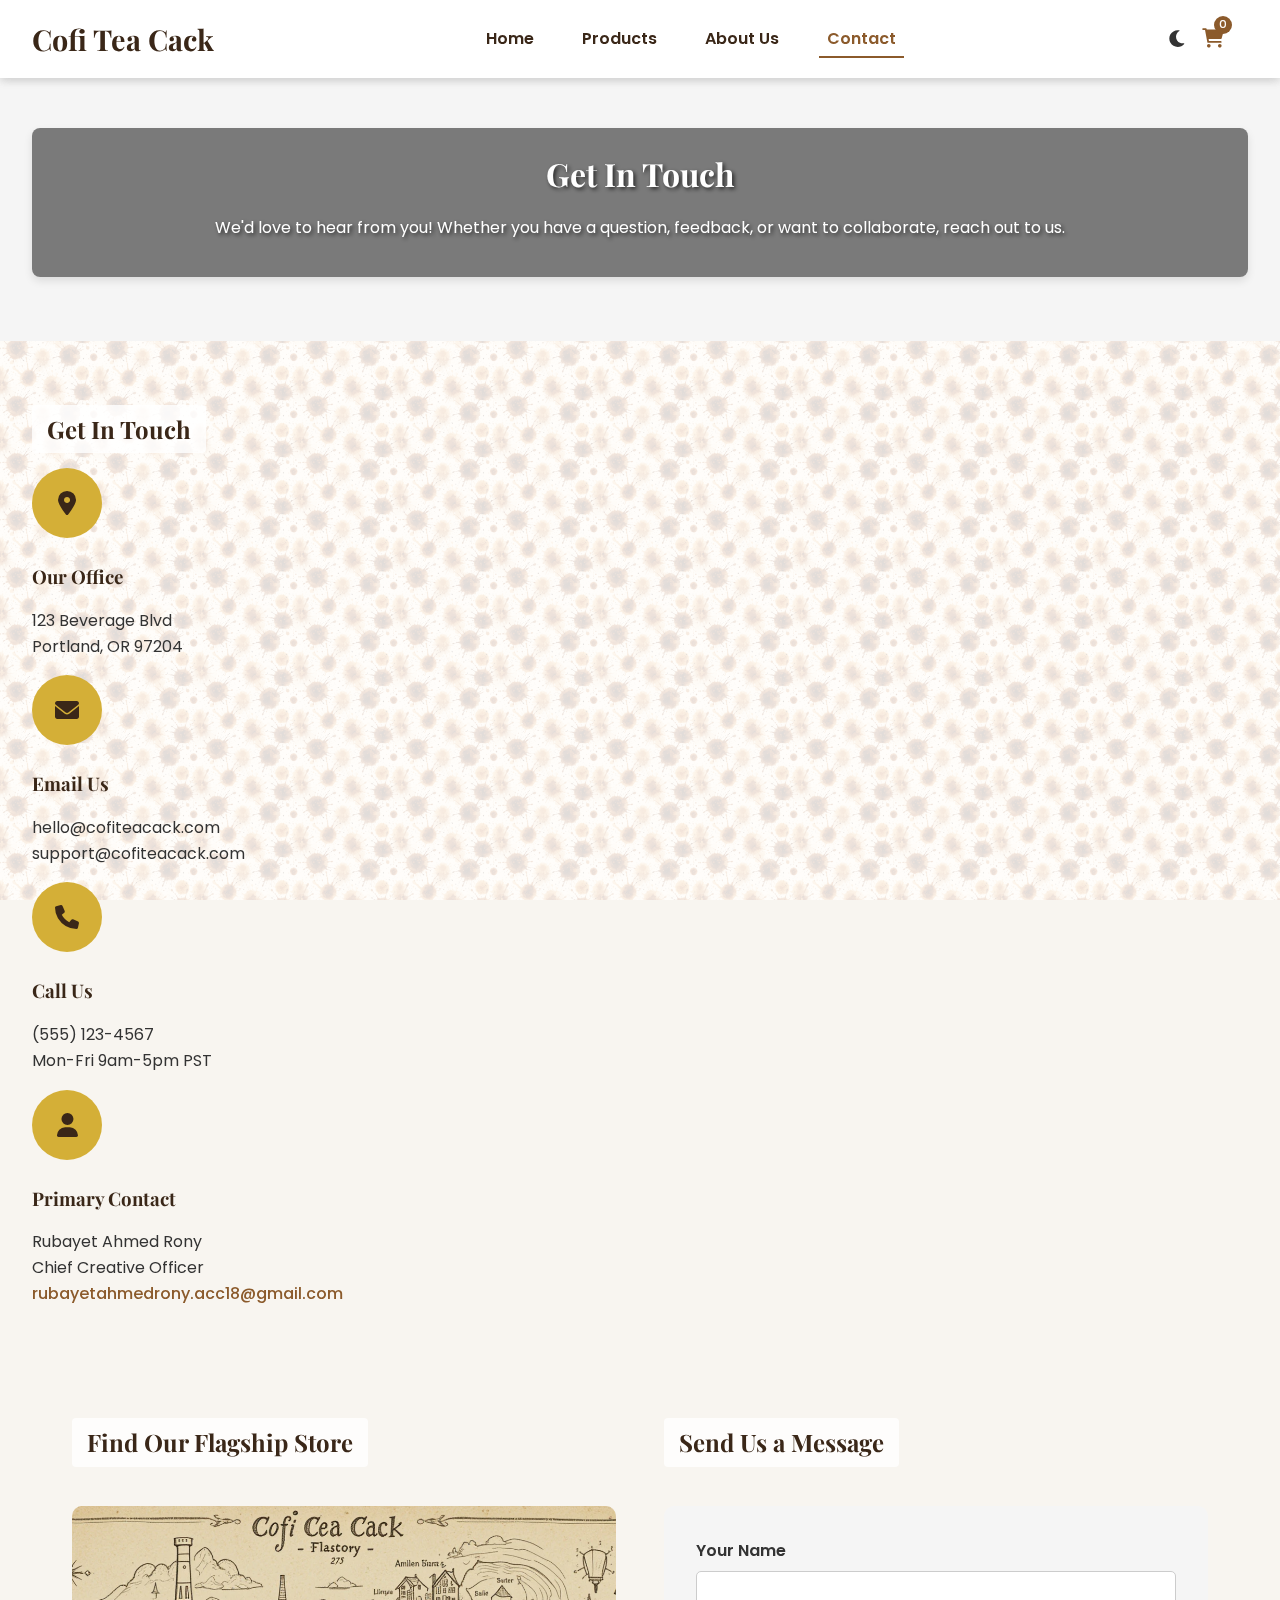
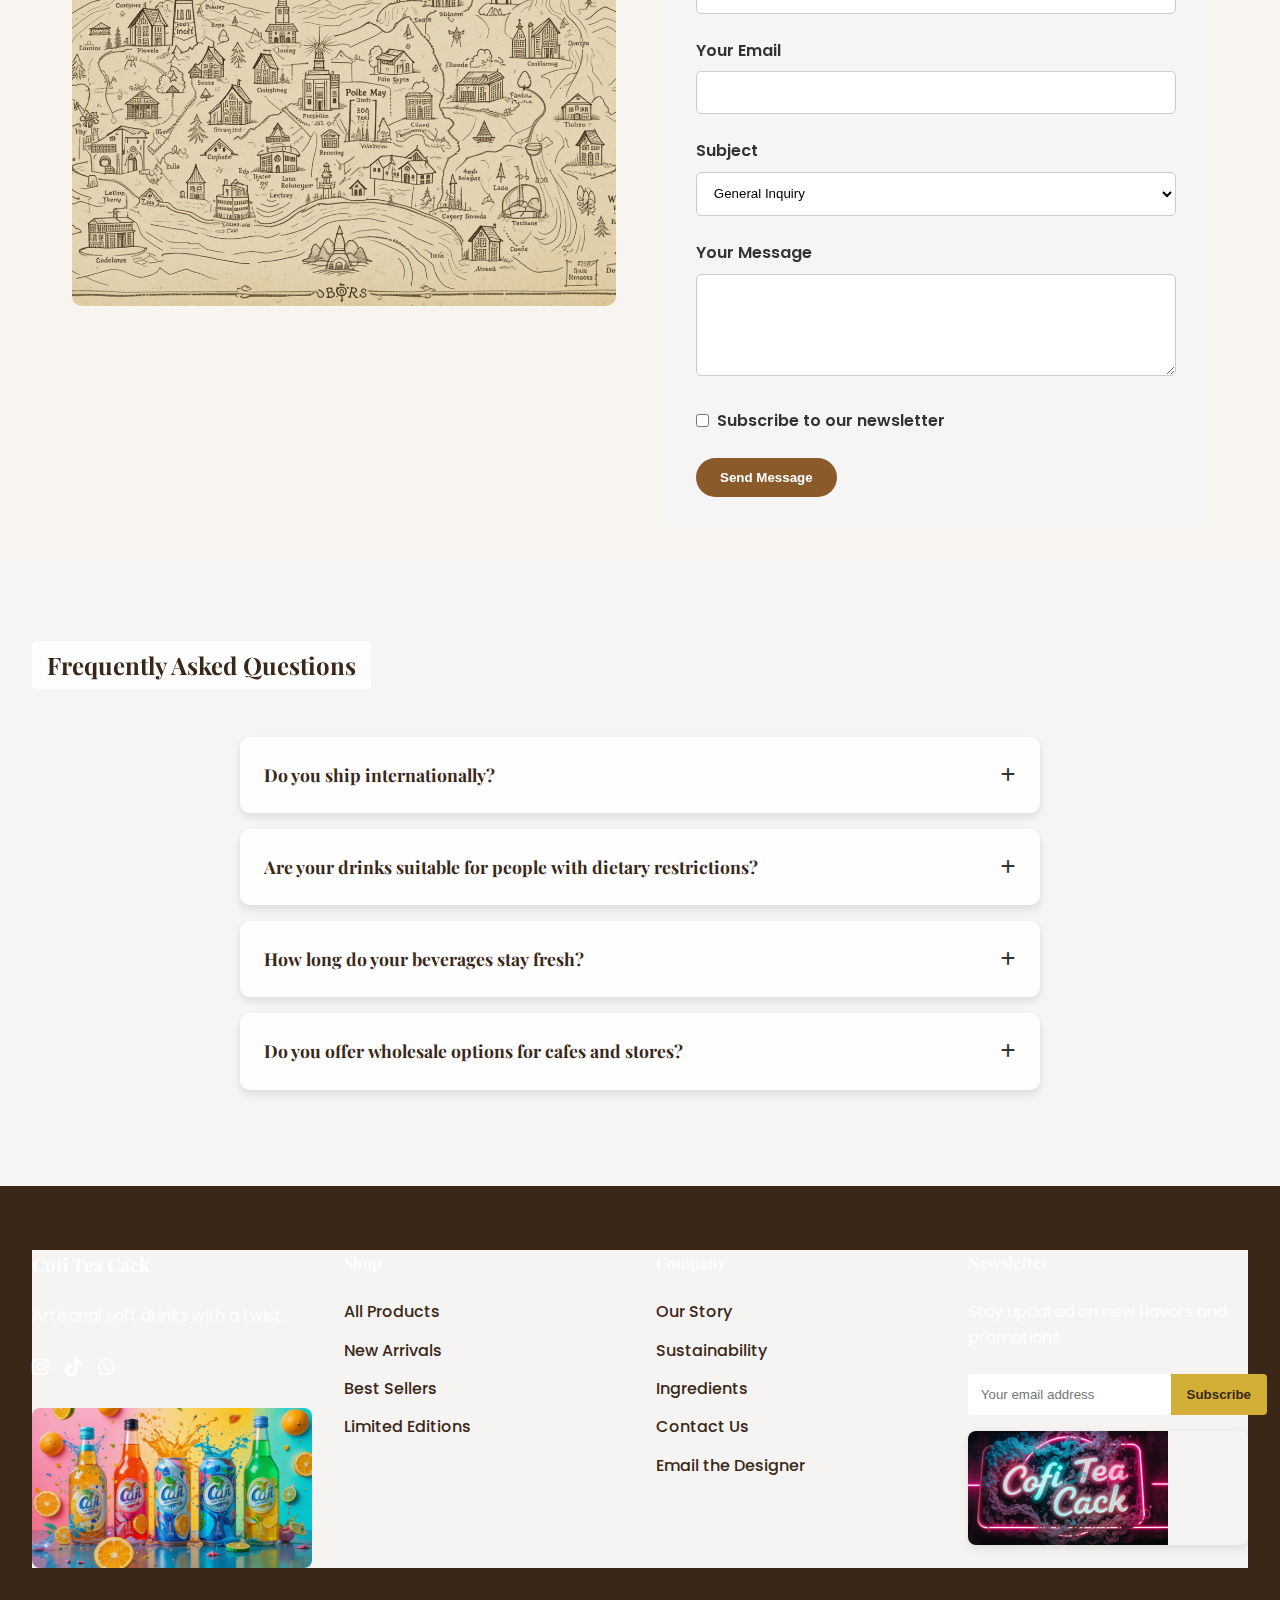
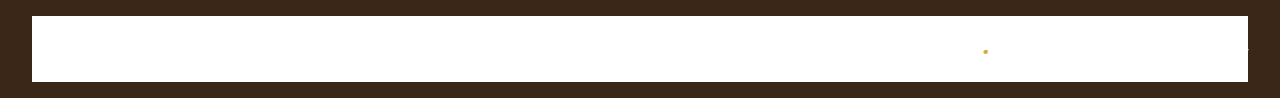
<file: contact.html>
<!DOCTYPE html>
<html lang="en">

<head>
    <meta charset="UTF-8">
    <meta name="viewport" content="width=device-width, initial-scale=1.0">
    <title>Contact Us - Cofi Tea Cack</title>
    <link rel="stylesheet" href="./css/styles.css">
    <link rel="stylesheet" href="https://cdnjs.cloudflare.com/ajax/libs/font-awesome/6.0.0/css/all.min.css">
    <link rel="preconnect" href="https://fonts.googleapis.com">
    <link rel="preconnect" href="https://fonts.gstatic.com" crossorigin>
    <link
        href="https://fonts.googleapis.com/css2?family=Poppins:wght@400;600;700&family=Playfair+Display:wght@400;700&display=swap"
        rel="stylesheet">
    <link rel="icon" href="Favicon Concept.png" type="image/png">
</head>

<body style="background-image: url('Background Textures.png'); background-attachment: fixed; background-size: 100px;">
    <header>
        <nav class="navbar">
            <div class="logo">
                <a href="index.html">
                    <h1>Cofi Tea Cack</h1>
                </a>
            </div>
            <div class="nav-links">
                <ul>
                    <li><a href="index.html">Home</a></li>
                    <li><a href="products.html">Products</a></li>
                    <li><a href="about.html">About Us</a></li>
                    <li><a href="contact.html" class="active">Contact</a></li>
                </ul>
            </div>
            <div class="nav-icons">
                <div class="night-mode-toggle">
                    <i class="fas fa-moon"></i>
                </div>
                <a href="#" class="cart-icon"><i class="fas fa-shopping-cart"></i><span class="cart-count">0</span></a>
                <div class="mobile-menu">
                    <i class="fas fa-bars"></i>
                </div>
            </div>
        </nav>
    </header>

    <main>
        <!-- Contact Hero Section -->
        <section class="contact-hero">
            <div class="contact-hero-content">
                <h1>Get In Touch</h1>
                <p>We'd love to hear from you! Whether you have a question, feedback, or want to collaborate, reach out
                    to us.</p>
            </div>
        </section>

        <!-- Contact Information -->
        <section class="contact-info">
            <h2>Get In Touch</h2>
            <div class="contact-grid">
                <div class="contact-card">
                    <div class="contact-icon">
                        <i class="fas fa-location-dot"></i>
                    </div>
                    <h3>Our Office</h3>
                    <p>123 Beverage Blvd<br>Portland, OR 97204</p>
                </div>

                <div class="contact-card">
                    <div class="contact-icon">
                        <i class="fas fa-envelope"></i>
                    </div>
                    <h3>Email Us</h3>
                    <p>hello@cofiteacack.com<br>support@cofiteacack.com</p>
                </div>

                <div class="contact-card">
                    <div class="contact-icon">
                        <i class="fas fa-phone"></i>
                    </div>
                    <h3>Call Us</h3>
                    <p>(555) 123-4567<br>Mon-Fri 9am-5pm PST</p>
                </div>

                <div class="contact-card">
                    <div class="contact-icon">
                        <i class="fas fa-user"></i>
                    </div>
                    <h3>Primary Contact</h3>
                    <p>Rubayet Ahmed Rony<br>Chief Creative Officer<br>
                        <a href="mailto:rubayetahmedrony.acc18@gmail.com">rubayetahmedrony.acc18@gmail.com</a>
                    </p>
                </div>
            </div>
        </section>

        <!-- Map and Contact Form -->
        <section class="contact-container">
            <div class="map-container">
                <h2>Find Our Flagship Store</h2>
                <div class="map">
                    <img src="Contact Page Map Illustration.png" alt="Map location" class="map-placeholder">
                    <!-- In a real implementation, replace with: -->
                    <!-- <iframe src="https://www.google.com/maps/embed?pb=!1m18!1m12!..." width="100%" height="450" style="border:0;" allowfullscreen="" loading="lazy" referrerpolicy="no-referrer-when-downgrade"></iframe> -->
                </div>
            </div>

            <div class="contact-form-container">
                <h2>Send Us a Message</h2>
                <form class="contact-form">
                    <div class="form-group">
                        <label for="name">Your Name</label>
                        <input type="text" id="name" name="name" required>
                    </div>

                    <div class="form-group">
                        <label for="email">Your Email</label>
                        <input type="email" id="email" name="email" required>
                    </div>

                    <div class="form-group">
                        <label for="subject">Subject</label>
                        <select id="subject" name="subject">
                            <option value="general">General Inquiry</option>
                            <option value="order">Order Question</option>
                            <option value="wholesale">Wholesale Information</option>
                            <option value="feedback">Product Feedback</option>
                            <option value="other">Other</option>
                        </select>
                    </div>

                    <div class="form-group">
                        <label for="message">Your Message</label>
                        <textarea id="message" name="message" rows="5" required></textarea>
                    </div>

                    <div class="form-group checkbox-group">
                        <input type="checkbox" id="newsletter" name="newsletter">
                        <label for="newsletter">Subscribe to our newsletter</label>
                    </div>

                    <button type="submit" class="btn btn-primary">Send Message</button>
                </form>
            </div>
        </section>

        <!-- FAQ Section -->
        <section class="faq">
            <h2>Frequently Asked Questions</h2>

            <div class="accordion">
                <div class="accordion-item">
                    <div class="accordion-header">
                        <h3>Do you ship internationally?</h3>
                        <i class="fas fa-plus"></i>
                    </div>
                    <div class="accordion-content">
                        <p>Yes! We ship to select countries worldwide. International shipping rates vary by location.
                            Please allow 7-14 business days for international deliveries.</p>
                    </div>
                </div>

                <div class="accordion-item">
                    <div class="accordion-header">
                        <h3>Are your drinks suitable for people with dietary restrictions?</h3>
                        <i class="fas fa-plus"></i>
                    </div>
                    <div class="accordion-content">
                        <p>We offer a range of options for different dietary needs! All our drinks are gluten-free, and
                            we have several vegan and sugar-free options. Each product page lists all ingredients and
                            dietary information.</p>
                    </div>
                </div>

                <div class="accordion-item">
                    <div class="accordion-header">
                        <h3>How long do your beverages stay fresh?</h3>
                        <i class="fas fa-plus"></i>
                    </div>
                    <div class="accordion-content">
                        <p>Our bottled drinks have a shelf life of 6 months when unopened. Once opened, we recommend
                            consuming within 3-5 days for optimal flavor and keeping refrigerated.</p>
                    </div>
                </div>

                <div class="accordion-item">
                    <div class="accordion-header">
                        <h3>Do you offer wholesale options for cafes and stores?</h3>
                        <i class="fas fa-plus"></i>
                    </div>
                    <div class="accordion-content">
                        <p>Absolutely! We partner with cafes, restaurants, and specialty stores. Please email
                            wholesale@cofiteacack.com for our wholesale catalog and pricing information.</p>
                    </div>
                </div>
            </div>
        </section>
    </main>

    <footer>
        <div class="footer-container">
            <div class="footer-col">
                <h3>Cofi Tea Cack</h3>
                <p>Artisanal soft drinks with a twist.</p>
                <div class="social-icons">
                    <a href="#"><i class="fab fa-instagram"></i></a>
                    <a href="#"><i class="fab fa-tiktok"></i></a>
                    <a href="#"><i class="fab fa-whatsapp"></i></a>
                </div>
                <div class="social-banner">
                    <img src="Social Media Banners.png" alt="Follow us on social media">
                </div>
            </div>
            <div class="footer-col">
                <h4>Shop</h4>
                <ul>
                    <li><a href="products.html">All Products</a></li>
                    <li><a href="products.html?category=new">New Arrivals</a></li>
                    <li><a href="products.html?category=bestsellers">Best Sellers</a></li>
                    <li><a href="products.html?category=limited">Limited Editions</a></li>
                </ul>
            </div>
            <div class="footer-col">
                <h4>Company</h4>
                <ul>
                    <li><a href="about.html">Our Story</a></li>
                    <li><a href="about.html#sustainability">Sustainability</a></li>
                    <li><a href="about.html#ingredients">Ingredients</a></li>
                    <li><a href="contact.html">Contact Us</a></li>
                    <li><a href="mailto:rubayetahmedrony.acc18@gmail.com">Email the Designer</a></li>
                </ul>
            </div>
            <div class="footer-col">
                <h4>Newsletter</h4>
                <p>Stay updated on new flavors and promotions</p>
                <form class="newsletter-form">
                    <input type="email" placeholder="Your email address" required>
                    <button type="submit">Subscribe</button>
                </form>
                <div class="newsletter-preview">
                    <img src="Email Newsletter Header.png" alt="Newsletter preview" width="200">
                </div>
            </div>
        </div>
        <div class="footer-bottom">
            <p>&copy; 2023 Cofi Tea Cack. Created by Rubayet Ahmed Rony. All rights reserved.</p>
            <div class="footer-links">
                <a href="#">Privacy Policy</a>
                <a href="#">Terms of Service</a>
                <a href="#" class="designer-credit">Designed by Rubayet Ahmed Rony</a>
            </div>
        </div>
    </footer>

    <!-- Shopping Cart Sidebar -->
    <div class="cart-sidebar">
        <div class="cart-header">
            <h3>Your Cart</h3>
            <button class="close-cart"><i class="fas fa-times"></i></button>
        </div>
        <div class="cart-items">
            <!-- Cart items will be dynamically added here -->
            <div class="empty-cart">Your cart is empty</div>
        </div>
        <div class="cart-total">
            <p>Total: <span>$0.00</span></p>
            <button class="btn btn-primary checkout-btn">Checkout</button>
        </div>
    </div>
    <div class="cart-overlay"></div>

    <!-- 404 Error Display (hidden by default) -->
    <div class="error-container" style="display: none;">
        <img src="404 Error Page Illustration.png" alt="Page not found">
        <h2>Oops! Page not found</h2>
        <p>The page you are looking for might have been removed or is temporarily unavailable.</p>
        <a href="index.html" class="btn btn-primary">Back to Homepage</a>
    </div>

    <script src="./js/main.js"></script>
</body>

</html>
</file>
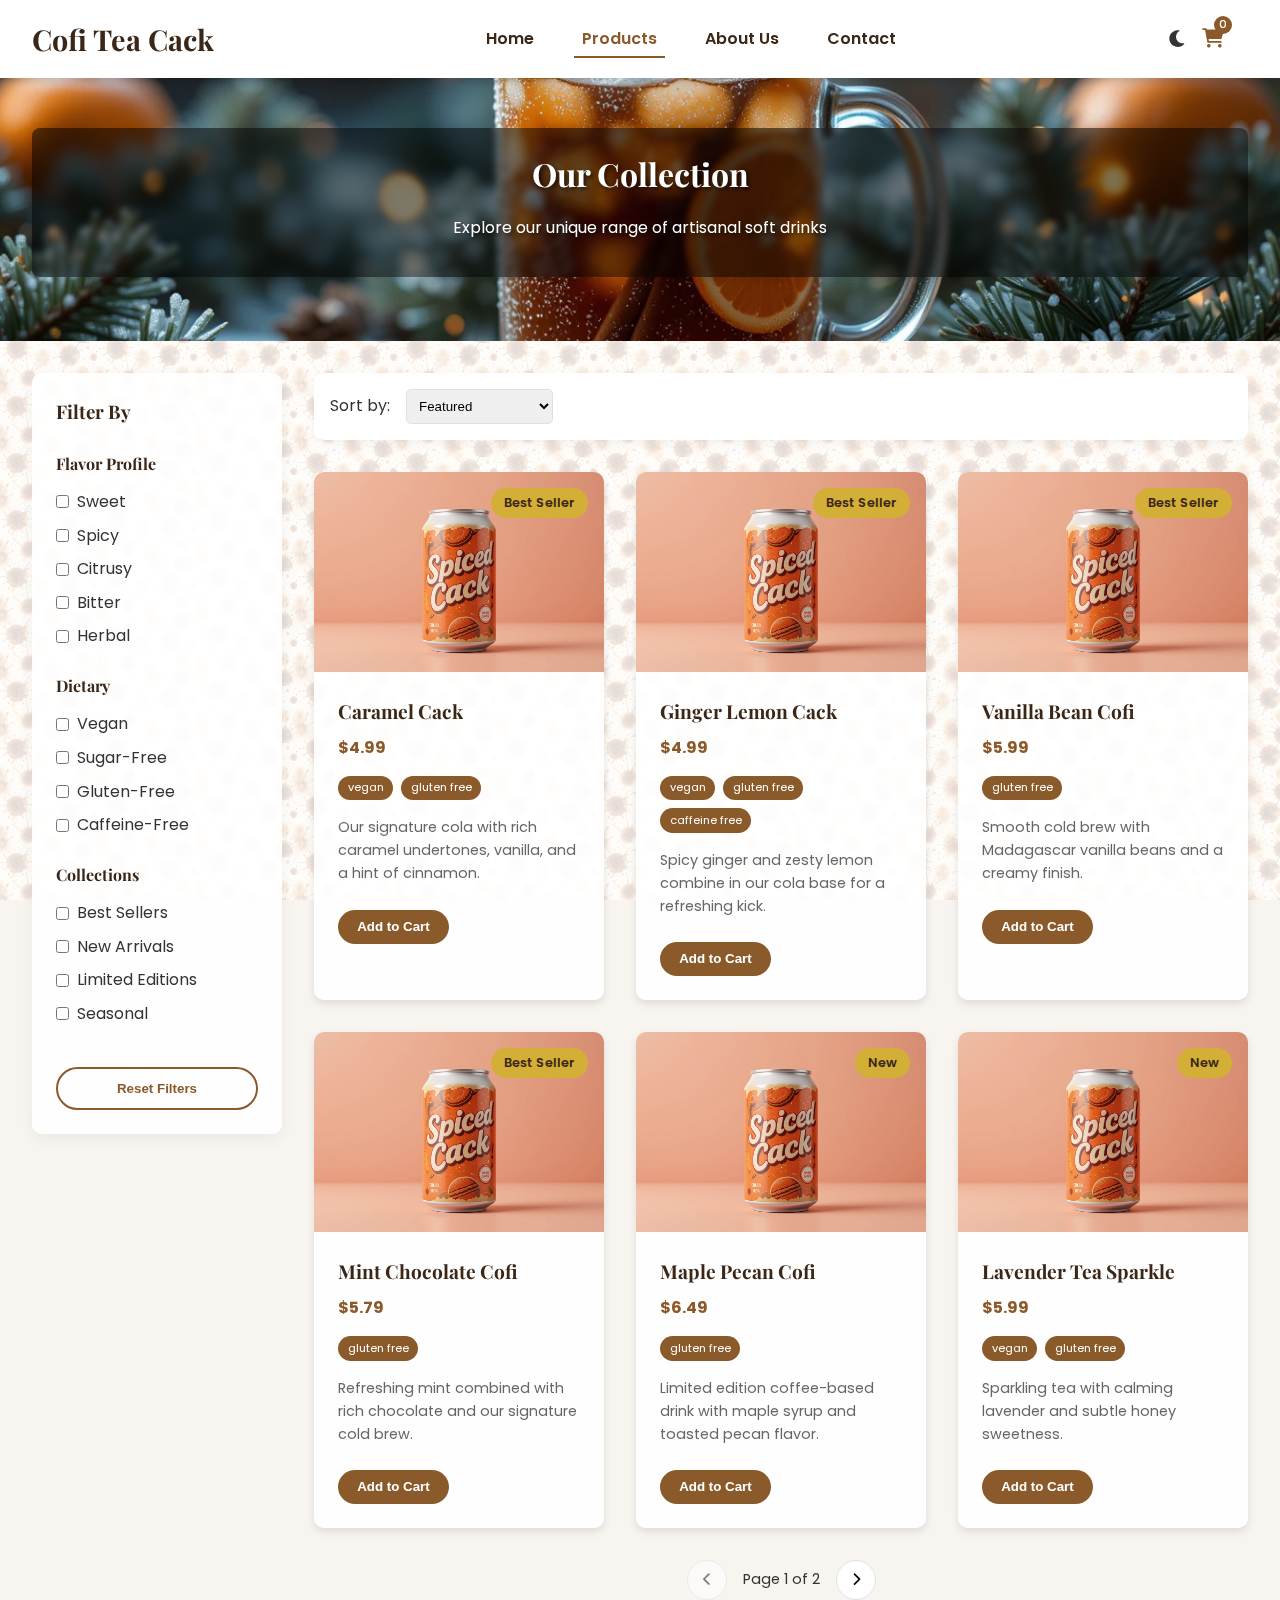
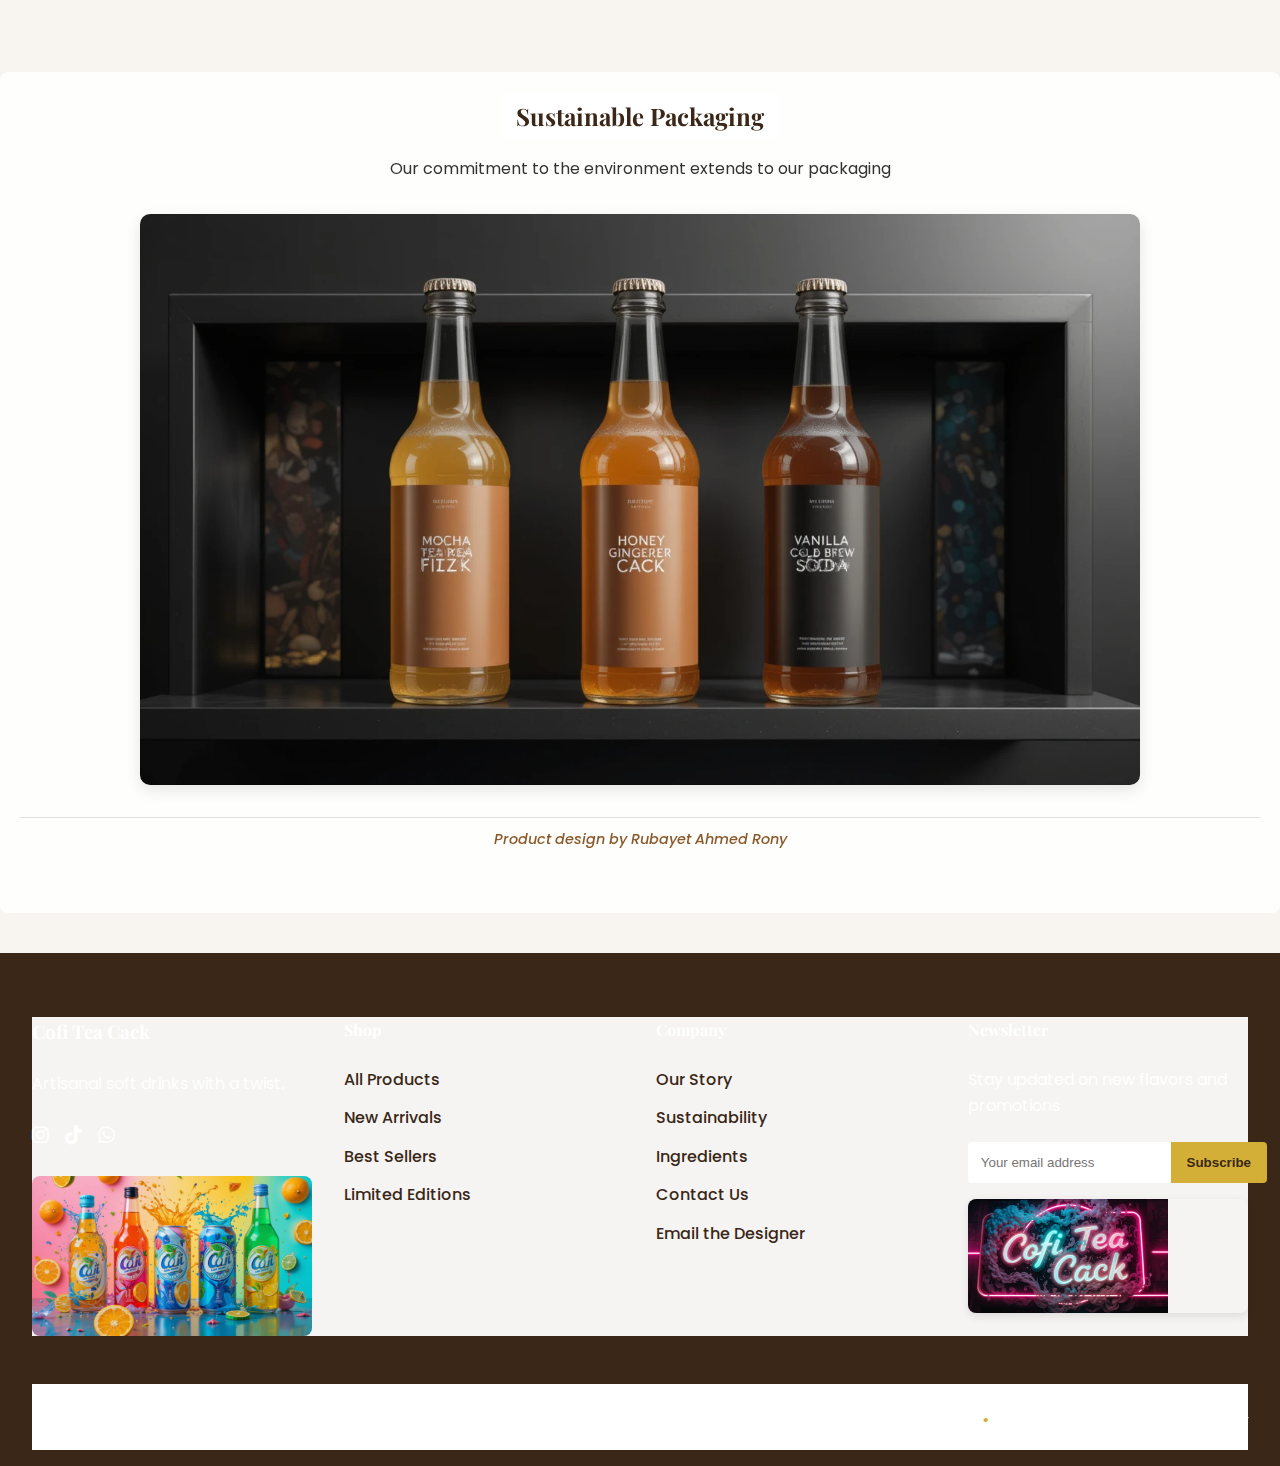
<file: products.html>
<!DOCTYPE html>
<html lang="en">

<head>
    <meta charset="UTF-8">
    <meta name="viewport" content="width=device-width, initial-scale=1.0">
    <title>Products - Cofi Tea Cack</title>
    <link rel="stylesheet" href="./css/styles.css">
    <link rel="stylesheet" href="https://cdnjs.cloudflare.com/ajax/libs/font-awesome/6.0.0/css/all.min.css">
    <link rel="preconnect" href="https://fonts.googleapis.com">
    <link rel="preconnect" href="https://fonts.gstatic.com" crossorigin>
    <link
        href="https://fonts.googleapis.com/css2?family=Poppins:wght@400;600;700&family=Playfair+Display:wght@400;700&display=swap"
        rel="stylesheet">
    <link rel="icon" href="Favicon Concept.png" type="image/png">
</head>

<body style="background-image: url('Background Textures.png'); background-attachment: fixed; background-size: 100px;">
    <header>
        <nav class="navbar">
            <div class="logo">
                <a href="index.html">
                    <h1>Cofi Tea Cack</h1>
                </a>
            </div>
            <div class="nav-links">
                <ul>
                    <li><a href="index.html">Home</a></li>
                    <li><a href="products.html" class="active">Products</a></li>
                    <li><a href="about.html">About Us</a></li>
                    <li><a href="contact.html">Contact</a></li>
                </ul>
            </div>
            <div class="nav-icons">
                <div class="night-mode-toggle">
                    <i class="fas fa-moon"></i>
                </div>
                <a href="#" class="cart-icon"><i class="fas fa-shopping-cart"></i><span class="cart-count">0</span></a>
                <div class="mobile-menu">
                    <i class="fas fa-bars"></i>
                </div>
            </div>
        </nav>
    </header>

    <main>
        <section class="products-hero"
            style="background-image: url('Seasonal Promotions Banner.png'); background-size: cover; background-position: center; color: white; text-shadow: 0 0 10px rgba(0,0,0,0.5);">
            <div class="products-hero-content">
                <h1>Our Collection</h1>
                <p>Explore our unique range of artisanal soft drinks</p>
            </div>
        </section>

        <section class="products-container">
            <div class="filter-sidebar">
                <h3>Filter By</h3>

                <div class="filter-group">
                    <h4>Flavor Profile</h4>
                    <div class="filter-options">
                        <label><input type="checkbox" data-filter="flavor" value="sweet"> Sweet</label>
                        <label><input type="checkbox" data-filter="flavor" value="spicy"> Spicy</label>
                        <label><input type="checkbox" data-filter="flavor" value="citrusy"> Citrusy</label>
                        <label><input type="checkbox" data-filter="flavor" value="bitter"> Bitter</label>
                        <label><input type="checkbox" data-filter="flavor" value="herbal"> Herbal</label>
                    </div>
                </div>

                <div class="filter-group">
                    <h4>Dietary</h4>
                    <div class="filter-options">
                        <label><input type="checkbox" data-filter="dietary" value="vegan"> Vegan</label>
                        <label><input type="checkbox" data-filter="dietary" value="sugar-free"> Sugar-Free</label>
                        <label><input type="checkbox" data-filter="dietary" value="gluten-free"> Gluten-Free</label>
                        <label><input type="checkbox" data-filter="dietary" value="caffeine-free"> Caffeine-Free</label>
                    </div>
                </div>

                <div class="filter-group">
                    <h4>Collections</h4>
                    <div class="filter-options">
                        <label><input type="checkbox" data-filter="collection" value="bestseller"> Best Sellers</label>
                        <label><input type="checkbox" data-filter="collection" value="new"> New Arrivals</label>
                        <label><input type="checkbox" data-filter="collection" value="limited"> Limited Editions</label>
                        <label><input type="checkbox" data-filter="collection" value="seasonal"> Seasonal</label>
                    </div>
                </div>

                <button class="btn btn-secondary reset-filters">Reset Filters</button>
            </div>

            <div class="products-grid">
                <div class="sort-options">
                    <label for="sort-select">Sort by:</label>
                    <select id="sort-select">
                        <option value="featured">Featured</option>
                        <option value="price-low">Price: Low to High</option>
                        <option value="price-high">Price: High to Low</option>
                        <option value="name-asc">Name: A to Z</option>
                        <option value="name-desc">Name: Z to A</option>
                    </select>
                </div>

                <div class="products-list">
                    <!-- Product items will be dynamically generated here with JavaScript -->
                </div>

                <div class="pagination">
                    <button class="pagination-prev disabled"><i class="fas fa-chevron-left"></i></button>
                    <span class="pagination-info">Page <span class="current-page">1</span> of <span
                            class="total-pages">1</span></span>
                    <button class="pagination-next"><i class="fas fa-chevron-right"></i></button>
                </div>
            </div>
        </section>

        <!-- Product Packaging -->
        <section class="packaging-section">
            <h2>Sustainable Packaging</h2>
            <p>Our commitment to the environment extends to our packaging</p>
            <img src="Product Packaging Variations.png" alt="Product Packaging Options" class="full-width-image">
            <div class="packaging-credit">
                <p>Product design by Rubayet Ahmed Rony</p>
            </div>
        </section>
    </main>

    <footer>
        <div class="footer-container">
            <div class="footer-col">
                <h3>Cofi Tea Cack</h3>
                <p>Artisanal soft drinks with a twist.</p>
                <div class="social-icons">
                    <a href="#"><i class="fab fa-instagram"></i></a>
                    <a href="#"><i class="fab fa-tiktok"></i></a>
                    <a href="#"><i class="fab fa-whatsapp"></i></a>
                </div>
                <div class="social-banner">
                    <img src="Social Media Banners.png" alt="Follow us on social media">
                </div>
            </div>
            <div class="footer-col">
                <h4>Shop</h4>
                <ul>
                    <li><a href="products.html">All Products</a></li>
                    <li><a href="products.html?category=new">New Arrivals</a></li>
                    <li><a href="products.html?category=bestsellers">Best Sellers</a></li>
                    <li><a href="products.html?category=limited">Limited Editions</a></li>
                </ul>
            </div>
            <div class="footer-col">
                <h4>Company</h4>
                <ul>
                    <li><a href="about.html">Our Story</a></li>
                    <li><a href="about.html#sustainability">Sustainability</a></li>
                    <li><a href="about.html#ingredients">Ingredients</a></li>
                    <li><a href="contact.html">Contact Us</a></li>
                    <li><a href="mailto:rubayetahmedrony.acc18@gmail.com">Email the Designer</a></li>
                </ul>
            </div>
            <div class="footer-col">
                <h4>Newsletter</h4>
                <p>Stay updated on new flavors and promotions</p>
                <form class="newsletter-form">
                    <input type="email" placeholder="Your email address" required>
                    <button type="submit">Subscribe</button>
                </form>
                <div class="newsletter-preview">
                    <img src="Email Newsletter Header.png" alt="Newsletter preview" width="200">
                </div>
            </div>
        </div>
        <div class="footer-bottom">
            <p>&copy; 2023 Cofi Tea Cack. Created by Rubayet Ahmed Rony. All rights reserved.</p>
            <div class="footer-links">
                <a href="#">Privacy Policy</a>
                <a href="#">Terms of Service</a>
                <a href="#" class="designer-credit">Designed by Rubayet Ahmed Rony</a>
            </div>
        </div>
    </footer>

    <!-- Shopping Cart Sidebar -->
    <div class="cart-sidebar">
        <div class="cart-header">
            <h3>Your Cart</h3>
            <button class="close-cart"><i class="fas fa-times"></i></button>
        </div>
        <div class="cart-items">
            <!-- Cart items will be dynamically added here -->
            <div class="empty-cart">Your cart is empty</div>
        </div>
        <div class="cart-total">
            <p>Total: <span>$0.00</span></p>
            <button class="btn btn-primary checkout-btn">Checkout</button>
        </div>
    </div>
    <div class="cart-overlay"></div>

    <!-- Product Template (Hidden) -->
    <template id="product-template">
        <div class="product-card" data-id="">
            <div class="product-badge"></div>
            <div class="product-image">
                <img src="" alt="">
            </div>
            <div class="product-info">
                <h3 class="product-title"></h3>
                <p class="product-price"></p>
                <div class="product-tags"></div>
                <p class="product-description"></p>
                <button class="add-to-cart">Add to Cart</button>
            </div>
        </div>
    </template>

    <script src="./js/products.js"></script>
    <script src="./js/main.js"></script>
</body>

</html>
</file>
<file: css/styles.css>
��/ *  
 M a i n  
 S t y l e s  
 f o r  
 C o f i  
 T e a  
 C a c k  
 W e b s i t e  
 * /  
  
 / *   M a i n   S t y l e s   f o r   C o f i   T e a   C a c k   W e b s i t e   * /  
  
 / *   C o l o r   V a r i a b l e s   * /  
 : r o o t   {  
         - - p r i m a r y - c o l o r :   # 8 B 5 A 2 B ;  
         / *   C a r a m e l   * /  
         - - s e c o n d a r y - c o l o r :   # 3 A 2 7 1 8 ;  
         / *   E s p r e s s o   b r o w n   * /  
         - - a c c e n t - c o l o r :   # D 4 A F 3 7 ;  
         / *   G o l d   * /  
         - - t e x t - c o l o r :   # 3 3 3 3 3 3 ;  
         - - b g - c o l o r :   # F F F F F F ;  
         - - l i g h t - b g :   # F 5 F 5 F 5 ;  
         - - b o r d e r - c o l o r :   # E 0 E 0 E 0 ;  
         - - b a c k g r o u n d - c o l o r :   # f 8 f 5 f 0 ;  
         - - c a r d - b a c k g r o u n d :   # f f f f f f ;  
         - - o v e r l a y - b a c k g r o u n d :   r g b a ( 0 ,   0 ,   0 ,   0 . 7 ) ;  
         - - i n p u t - b a c k g r o u n d :   # f f f f f f ;  
         - - s h a d o w - c o l o r :   r g b a ( 0 ,   0 ,   0 ,   0 . 1 ) ;  
 }  
  
 / *   G l o b a l   S t y l e s   * /  
 *   {  
         m a r g i n :   0 ;  
         p a d d i n g :   0 ;  
         b o x - s i z i n g :   b o r d e r - b o x ;  
 }  
  
 b o d y   {  
         f o n t - f a m i l y :   ' P o p p i n s ' ,   s a n s - s e r i f ;  
         c o l o r :   v a r ( - - t e x t - c o l o r ) ;  
         l i n e - h e i g h t :   1 . 6 ;  
         b a c k g r o u n d - c o l o r :   v a r ( - - b a c k g r o u n d - c o l o r ) ;  
         t r a n s i t i o n :   b a c k g r o u n d - c o l o r   0 . 3 s   e a s e ,   c o l o r   0 . 3 s   e a s e ;  
 }  
  
 h 1 ,  
 h 2 ,  
 h 3 ,  
 h 4 ,  
 h 5 ,  
 h 6   {  
         f o n t - f a m i l y :   ' P l a y f a i r   D i s p l a y ' ,   s e r i f ;  
         f o n t - w e i g h t :   7 0 0 ;  
         m a r g i n - b o t t o m :   1 r e m ;  
         c o l o r :   v a r ( - - s e c o n d a r y - c o l o r ) ;  
 }  
  
 p   {  
         m a r g i n - b o t t o m :   1 r e m ;  
 }  
  
 a   {  
         t e x t - d e c o r a t i o n :   n o n e ;  
         c o l o r :   v a r ( - - p r i m a r y - c o l o r ) ;  
         t r a n s i t i o n :   c o l o r   0 . 3 s   e a s e ;  
 }  
  
 a : h o v e r   {  
         c o l o r :   v a r ( - - a c c e n t - c o l o r ) ;  
 }  
  
 u l ,  
 o l   {  
         l i s t - s t y l e - p o s i t i o n :   i n s i d e ;  
         m a r g i n - b o t t o m :   1 r e m ;  
 }  
  
 i m g   {  
         m a x - w i d t h :   1 0 0 % ;  
         h e i g h t :   a u t o ;  
         d i s p l a y :   b l o c k ;  
 }  
  
 . c o n t a i n e r   {  
         w i d t h :   1 0 0 % ;  
         m a x - w i d t h :   1 2 0 0 p x ;  
         m a r g i n :   0   a u t o ;  
         p a d d i n g :   0   1 r e m ;  
 }  
  
 s e c t i o n   {  
         p a d d i n g :   4 r e m   0 ;  
 }  
  
 / *   B u t t o n s   * /  
 . b t n   {  
         d i s p l a y :   i n l i n e - b l o c k ;  
         p a d d i n g :   0 . 7 5 r e m   1 . 5 r e m ;  
         b o r d e r - r a d i u s :   3 0 p x ;  
         f o n t - w e i g h t :   6 0 0 ;  
         t e x t - a l i g n :   c e n t e r ;  
         c u r s o r :   p o i n t e r ;  
         t r a n s i t i o n :   a l l   0 . 3 s   e a s e ;  
         b o r d e r :   n o n e ;  
 }  
  
 . b t n - p r i m a r y   {  
         b a c k g r o u n d - c o l o r :   v a r ( - - p r i m a r y - c o l o r ) ;  
         c o l o r :   w h i t e ;  
 }  
  
 . b t n - p r i m a r y : h o v e r   {  
         b a c k g r o u n d - c o l o r :   # 8 A 4 B 2 5 ;  
         c o l o r :   w h i t e ;  
 }  
  
 . b t n - s e c o n d a r y   {  
         b a c k g r o u n d - c o l o r :   t r a n s p a r e n t ;  
         b o r d e r :   2 p x   s o l i d   v a r ( - - p r i m a r y - c o l o r ) ;  
         c o l o r :   v a r ( - - p r i m a r y - c o l o r ) ;  
 }  
  
 . b t n - s e c o n d a r y : h o v e r   {  
         b a c k g r o u n d - c o l o r :   v a r ( - - p r i m a r y - c o l o r ) ;  
         c o l o r :   w h i t e ;  
 }  
  
 . b t n - a c c e n t   {  
         b a c k g r o u n d - c o l o r :   v a r ( - - a c c e n t - c o l o r ) ;  
         c o l o r :   v a r ( - - s e c o n d a r y - c o l o r ) ;  
 }  
  
 . b t n - a c c e n t : h o v e r   {  
         b a c k g r o u n d - c o l o r :   # C 6 9 B 6 7 ;  
         c o l o r :   v a r ( - - s e c o n d a r y - c o l o r ) ;  
 }  
  
 / *   H e a d e r   &   N a v i g a t i o n   * /  
 h e a d e r   {  
         p o s i t i o n :   f i x e d ;  
         t o p :   0 ;  
         l e f t :   0 ;  
         w i d t h :   1 0 0 % ;  
         b a c k g r o u n d - c o l o r :   r g b a ( 2 5 5 ,   2 5 5 ,   2 5 5 ,   0 . 9 5 ) ;  
         b o x - s h a d o w :   0   2 p x   1 0 p x   r g b a ( 0 ,   0 ,   0 ,   0 . 1 ) ;  
         z - i n d e x :   1 0 0 0 ;  
 }  
  
 . n a v b a r   {  
         d i s p l a y :   f l e x ;  
         j u s t i f y - c o n t e n t :   s p a c e - b e t w e e n ;  
         a l i g n - i t e m s :   c e n t e r ;  
         p a d d i n g :   1 r e m   2 r e m ;  
 }  
  
 . l o g o   h 1   {  
         f o n t - s i z e :   1 . 8 r e m ;  
         m a r g i n - b o t t o m :   0 ;  
 }  
  
 . n a v - l i n k s   u l   {  
         d i s p l a y :   f l e x ;  
         l i s t - s t y l e :   n o n e ;  
         m a r g i n - b o t t o m :   0 ;  
 }  
  
 . n a v - l i n k s   l i   {  
         m a r g i n :   0   1 r e m ;  
 }  
  
 . n a v - l i n k s   a   {  
         f o n t - w e i g h t :   6 0 0 ;  
         p a d d i n g :   0 . 5 r e m ;  
         p o s i t i o n :   r e l a t i v e ;  
 }  
  
 . n a v - l i n k s   a . a c t i v e ,  
 . n a v - l i n k s   a : h o v e r   {  
         c o l o r :   v a r ( - - p r i m a r y - c o l o r ) ;  
 }  
  
 . n a v - l i n k s   a . a c t i v e : : a f t e r ,  
 . n a v - l i n k s   a : h o v e r : : a f t e r   {  
         c o n t e n t :   ' ' ;  
         p o s i t i o n :   a b s o l u t e ;  
         b o t t o m :   0 ;  
         l e f t :   0 ;  
         w i d t h :   1 0 0 % ;  
         h e i g h t :   2 p x ;  
         b a c k g r o u n d - c o l o r :   v a r ( - - p r i m a r y - c o l o r ) ;  
         t r a n s f o r m :   s c a l e X ( 1 ) ;  
 }  
  
 . n a v - i c o n s   {  
         d i s p l a y :   f l e x ;  
         a l i g n - i t e m s :   c e n t e r ;  
 }  
  
 . c a r t - i c o n   {  
         p o s i t i o n :   r e l a t i v e ;  
         f o n t - s i z e :   1 . 2 r e m ;  
         m a r g i n - r i g h t :   1 . 5 r e m ;  
 }  
  
 . c a r t - c o u n t   {  
         p o s i t i o n :   a b s o l u t e ;  
         t o p :   - 8 p x ;  
         r i g h t :   - 8 p x ;  
         b a c k g r o u n d - c o l o r :   v a r ( - - p r i m a r y - c o l o r ) ;  
         c o l o r :   w h i t e ;  
         f o n t - s i z e :   0 . 7 r e m ;  
         w i d t h :   1 8 p x ;  
         h e i g h t :   1 8 p x ;  
         b o r d e r - r a d i u s :   5 0 % ;  
         d i s p l a y :   f l e x ;  
         j u s t i f y - c o n t e n t :   c e n t e r ;  
         a l i g n - i t e m s :   c e n t e r ;  
 }  
  
 . m o b i l e - m e n u   {  
         d i s p l a y :   n o n e ;  
         c u r s o r :   p o i n t e r ;  
         f o n t - s i z e :   1 . 5 r e m ;  
 }  
  
 / *   H e r o   S e c t i o n   * /  
 . h e r o   {  
         h e i g h t :   9 0 v h ;  
         d i s p l a y :   f l e x ;  
         a l i g n - i t e m s :   c e n t e r ;  
         p o s i t i o n :   r e l a t i v e ;  
         m a r g i n - t o p :   8 0 p x ;  
         o v e r f l o w :   h i d d e n ;  
 }  
  
 . h e r o - c o n t e n t   {  
         w i d t h :   5 0 % ;  
         p a d d i n g :   0   4 r e m ;  
         z - i n d e x :   2 ;  
 }  
  
 . h e r o - c o n t e n t   h 1   {  
         f o n t - s i z e :   3 . 5 r e m ;  
         m a r g i n - b o t t o m :   1 . 5 r e m ;  
         c o l o r :   v a r ( - - s e c o n d a r y - c o l o r ) ;  
 }  
  
 . h e r o - c o n t e n t   p   {  
         f o n t - s i z e :   1 . 2 r e m ;  
         m a r g i n - b o t t o m :   2 r e m ;  
 }  
  
 . h e r o - c t a   {  
         d i s p l a y :   f l e x ;  
         g a p :   1 r e m ;  
 }  
  
 . h e r o - i m a g e   {  
         p o s i t i o n :   a b s o l u t e ;  
         t o p :   0 ;  
         r i g h t :   0 ;  
         w i d t h :   6 0 % ;  
         h e i g h t :   1 0 0 % ;  
         z - i n d e x :   1 ;  
 }  
  
 . h e r o - i m a g e   i m g   {  
         w i d t h :   1 0 0 % ;  
         h e i g h t :   1 0 0 % ;  
         o b j e c t - f i t :   c o v e r ;  
 }  
  
 . i m a g e - o v e r l a y   {  
         p o s i t i o n :   a b s o l u t e ;  
         t o p :   0 ;  
         l e f t :   0 ;  
         w i d t h :   1 0 0 % ;  
         h e i g h t :   1 0 0 % ;  
         b a c k g r o u n d :   l i n e a r - g r a d i e n t ( 9 0 d e g ,   v a r ( - - b g - c o l o r )   0 % ,   r g b a ( 2 5 5 ,   2 5 5 ,   2 5 5 ,   0 )   5 0 % ) ;  
 }  
  
 / *   F l a v o r   S h o w c a s e   * /  
 . f l a v o r s   {  
         b a c k g r o u n d - c o l o r :   v a r ( - - l i g h t - b g ) ;  
         t e x t - a l i g n :   c e n t e r ;  
         p a d d i n g :   5 r e m   2 r e m ;  
 }  
  
 . f l a v o r s   h 2   {  
         m a r g i n - b o t t o m :   3 r e m ;  
 }  
  
 . f l a v o r - c a r o u s e l   {  
         d i s p l a y :   f l e x ;  
         g a p :   2 r e m ;  
         o v e r f l o w - x :   a u t o ;  
         p a d d i n g :   1 r e m   0 ;  
         s c r o l l - b e h a v i o r :   s m o o t h ;  
         - m s - o v e r f l o w - s t y l e :   n o n e ;  
         s c r o l l b a r - w i d t h :   n o n e ;  
 }  
  
 . f l a v o r - c a r o u s e l : : - w e b k i t - s c r o l l b a r   {  
         d i s p l a y :   n o n e ;  
 }  
  
 . f l a v o r - c a r d   {  
         m i n - w i d t h :   2 8 0 p x ;  
         b a c k g r o u n d - c o l o r :   w h i t e ;  
         b o r d e r - r a d i u s :   1 5 p x ;  
         o v e r f l o w :   h i d d e n ;  
         b o x - s h a d o w :   0   5 p x   1 5 p x   r g b a ( 0 ,   0 ,   0 ,   0 . 1 ) ;  
         t r a n s i t i o n :   t r a n s f o r m   0 . 3 s   e a s e ;  
 }  
  
 . f l a v o r - c a r d : h o v e r   {  
         t r a n s f o r m :   t r a n s l a t e Y ( - 1 0 p x ) ;  
 }  
  
 . f l a v o r - i m a g e   {  
         h e i g h t :   2 0 0 p x ;  
         o v e r f l o w :   h i d d e n ;  
 }  
  
 . f l a v o r - i m a g e   i m g   {  
         w i d t h :   1 0 0 % ;  
         h e i g h t :   1 0 0 % ;  
         o b j e c t - f i t :   c o v e r ;  
         t r a n s i t i o n :   t r a n s f o r m   0 . 5 s   e a s e ;  
 }  
  
 . f l a v o r - c a r d : h o v e r   . f l a v o r - i m a g e   i m g   {  
         t r a n s f o r m :   s c a l e ( 1 . 1 ) ;  
 }  
  
 . f l a v o r - i n f o   {  
         p a d d i n g :   1 . 5 r e m ;  
 }  
  
 . f l a v o r - i n f o   h 3   {  
         f o n t - s i z e :   1 . 4 r e m ;  
         m a r g i n - b o t t o m :   0 . 5 r e m ;  
 }  
  
 . p r i c e   {  
         f o n t - w e i g h t :   7 0 0 ;  
         c o l o r :   v a r ( - - p r i m a r y - c o l o r ) ;  
         m a r g i n - b o t t o m :   1 r e m ;  
 }  
  
 . f l a v o r - n o t e s   {  
         d i s p l a y :   f l e x ;  
         f l e x - w r a p :   w r a p ;  
         j u s t i f y - c o n t e n t :   c e n t e r ;  
         g a p :   0 . 5 r e m ;  
         m a r g i n - b o t t o m :   1 . 5 r e m ;  
 }  
  
 . f l a v o r - n o t e s   s p a n   {  
         b a c k g r o u n d - c o l o r :   v a r ( - - l i g h t - b g ) ;  
         p a d d i n g :   0 . 3 r e m   0 . 8 r e m ;  
         b o r d e r - r a d i u s :   2 0 p x ;  
         f o n t - s i z e :   0 . 8 r e m ;  
         c o l o r :   v a r ( - - s e c o n d a r y - c o l o r ) ;  
 }  
  
 . a d d - t o - c a r t   {  
         b a c k g r o u n d - c o l o r :   v a r ( - - p r i m a r y - c o l o r ) ;  
         c o l o r :   w h i t e ;  
         b o r d e r :   n o n e ;  
         p a d d i n g :   0 . 6 r e m   1 . 2 r e m ;  
         b o r d e r - r a d i u s :   2 5 p x ;  
         f o n t - w e i g h t :   6 0 0 ;  
         c u r s o r :   p o i n t e r ;  
         t r a n s i t i o n :   b a c k g r o u n d - c o l o r   0 . 3 s   e a s e ;  
 }  
  
 . a d d - t o - c a r t : h o v e r   {  
         b a c k g r o u n d - c o l o r :   v a r ( - - s e c o n d a r y - c o l o r ) ;  
 }  
  
 . f l a v o r - c o n t r o l s   {  
         d i s p l a y :   f l e x ;  
         j u s t i f y - c o n t e n t :   c e n t e r ;  
         g a p :   1 r e m ;  
         m a r g i n - t o p :   2 r e m ;  
 }  
  
 . p r e v - b t n ,  
 . n e x t - b t n   {  
         b a c k g r o u n d - c o l o r :   v a r ( - - a c c e n t - c o l o r ) ;  
         c o l o r :   w h i t e ;  
         b o r d e r :   n o n e ;  
         w i d t h :   4 0 p x ;  
         h e i g h t :   4 0 p x ;  
         b o r d e r - r a d i u s :   5 0 % ;  
         d i s p l a y :   f l e x ;  
         j u s t i f y - c o n t e n t :   c e n t e r ;  
         a l i g n - i t e m s :   c e n t e r ;  
         c u r s o r :   p o i n t e r ;  
         t r a n s i t i o n :   b a c k g r o u n d - c o l o r   0 . 3 s   e a s e ;  
 }  
  
 . p r e v - b t n : h o v e r ,  
 . n e x t - b t n : h o v e r   {  
         b a c k g r o u n d - c o l o r :   v a r ( - - p r i m a r y - c o l o r ) ;  
 }  
  
 / *   F e a t u r e d   S e c t i o n   * /  
 . f e a t u r e d   {  
         d i s p l a y :   f l e x ;  
         a l i g n - i t e m s :   c e n t e r ;  
         p a d d i n g :   0 ;  
 }  
  
 . f e a t u r e d - c o n t e n t   {  
         w i d t h :   5 0 % ;  
         p a d d i n g :   4 r e m ;  
 }  
  
 . f e a t u r e d - c o n t e n t   h 2   {  
         f o n t - s i z e :   2 . 5 r e m ;  
         m a r g i n - b o t t o m :   1 r e m ;  
 }  
  
 . f e a t u r e d - c o n t e n t   p   {  
         m a r g i n - b o t t o m :   2 r e m ;  
 }  
  
 . f e a t u r e d - i m a g e   {  
         w i d t h :   5 0 % ;  
         h e i g h t :   5 0 0 p x ;  
         o v e r f l o w :   h i d d e n ;  
 }  
  
 . f e a t u r e d - i m a g e   i m g   {  
         w i d t h :   1 0 0 % ;  
         h e i g h t :   1 0 0 % ;  
         o b j e c t - f i t :   c o v e r ;  
 }  
  
 / *   T e s t i m o n i a l s   * /  
 . t e s t i m o n i a l s   {  
         b a c k g r o u n d - c o l o r :   v a r ( - - l i g h t - b g ) ;  
         t e x t - a l i g n :   c e n t e r ;  
         p a d d i n g :   5 r e m   2 r e m ;  
 }  
  
 . t e s t i m o n i a l s   h 2   {  
         m a r g i n - b o t t o m :   3 r e m ;  
 }  
  
 . t e s t i m o n i a l - c o n t a i n e r   {  
         d i s p l a y :   f l e x ;  
         f l e x - w r a p :   w r a p ;  
         g a p :   2 r e m ;  
         j u s t i f y - c o n t e n t :   c e n t e r ;  
 }  
  
 . t e s t i m o n i a l   {  
         b a c k g r o u n d - c o l o r :   w h i t e ;  
         p a d d i n g :   2 r e m ;  
         b o r d e r - r a d i u s :   1 0 p x ;  
         b o x - s h a d o w :   0   5 p x   1 5 p x   r g b a ( 0 ,   0 ,   0 ,   0 . 0 5 ) ;  
         m a x - w i d t h :   3 5 0 p x ;  
 }  
  
 . q u o t e   {  
         f o n t - s t y l e :   i t a l i c ;  
         p o s i t i o n :   r e l a t i v e ;  
         p a d d i n g :   0   1 r e m ;  
         m a r g i n - b o t t o m :   1 . 5 r e m ;  
 }  
  
 . q u o t e : : b e f o r e   {  
         c o n t e n t :   ' " ' ;  
         f o n t - s i z e :   3 r e m ;  
         c o l o r :   v a r ( - - a c c e n t - c o l o r ) ;  
         o p a c i t y :   0 . 3 ;  
         p o s i t i o n :   a b s o l u t e ;  
         t o p :   - 2 0 p x ;  
         l e f t :   - 1 0 p x ;  
 }  
  
 . a u t h o r   {  
         f o n t - w e i g h t :   6 0 0 ;  
         c o l o r :   v a r ( - - p r i m a r y - c o l o r ) ;  
 }  
  
 / *   F o o t e r   * /  
 f o o t e r   {  
         b a c k g r o u n d - c o l o r :   v a r ( - - s e c o n d a r y - c o l o r ) ;  
         c o l o r :   w h i t e ;  
         p a d d i n g :   4 r e m   2 r e m   1 r e m ;  
 }  
  
 . f o o t e r - c o n t a i n e r   {  
         d i s p l a y :   g r i d ;  
         g r i d - t e m p l a t e - c o l u m n s :   r e p e a t ( a u t o - f i t ,   m i n m a x ( 2 0 0 p x ,   1 f r ) ) ;  
         g a p :   2 r e m ;  
         m a r g i n - b o t t o m :   3 r e m ;  
 }  
  
 . f o o t e r - c o l   h 3 ,  
 . f o o t e r - c o l   h 4   {  
         c o l o r :   w h i t e ;  
         m a r g i n - b o t t o m :   1 . 5 r e m ;  
 }  
  
 . f o o t e r - c o l   p   {  
         m a r g i n - b o t t o m :   1 . 5 r e m ;  
 }  
  
 . s o c i a l - i c o n s   {  
         d i s p l a y :   f l e x ;  
         g a p :   1 r e m ;  
 }  
  
 . s o c i a l - i c o n s   a   {  
         c o l o r :   w h i t e ;  
         f o n t - s i z e :   1 . 2 r e m ;  
         t r a n s i t i o n :   c o l o r   0 . 3 s   e a s e ;  
 }  
  
 . s o c i a l - i c o n s   a : h o v e r   {  
         c o l o r :   v a r ( - - a c c e n t - c o l o r ) ;  
 }  
  
 . f o o t e r - c o l   u l   {  
         l i s t - s t y l e :   n o n e ;  
 }  
  
 . f o o t e r - c o l   u l   l i   {  
         m a r g i n - b o t t o m :   0 . 8 r e m ;  
 }  
  
 . f o o t e r - c o l   u l   l i   a   {  
         c o l o r :   r g b a ( 2 5 5 ,   2 5 5 ,   2 5 5 ,   0 . 7 ) ;  
         t r a n s i t i o n :   c o l o r   0 . 3 s   e a s e ;  
 }  
  
 . f o o t e r - c o l   u l   l i   a : h o v e r   {  
         c o l o r :   w h i t e ;  
 }  
  
 . n e w s l e t t e r - f o r m   {  
         d i s p l a y :   f l e x ;  
 }  
  
 . n e w s l e t t e r - f o r m   i n p u t   {  
         f l e x :   1 ;  
         p a d d i n g :   0 . 8 r e m ;  
         b o r d e r :   n o n e ;  
         b o r d e r - r a d i u s :   4 p x   0   0   4 p x ;  
         o u t l i n e :   n o n e ;  
 }  
  
 . n e w s l e t t e r - f o r m   b u t t o n   {  
         b a c k g r o u n d - c o l o r :   v a r ( - - a c c e n t - c o l o r ) ;  
         c o l o r :   v a r ( - - s e c o n d a r y - c o l o r ) ;  
         b o r d e r :   n o n e ;  
         p a d d i n g :   0   1 r e m ;  
         b o r d e r - r a d i u s :   0   4 p x   4 p x   0 ;  
         f o n t - w e i g h t :   6 0 0 ;  
         c u r s o r :   p o i n t e r ;  
         t r a n s i t i o n :   b a c k g r o u n d - c o l o r   0 . 3 s   e a s e ;  
 }  
  
 . n e w s l e t t e r - f o r m   b u t t o n : h o v e r   {  
         b a c k g r o u n d - c o l o r :   # C 6 9 B 6 7 ;  
 }  
  
 . f o o t e r - b o t t o m   {  
         b o r d e r - t o p :   1 p x   s o l i d   r g b a ( 2 5 5 ,   2 5 5 ,   2 5 5 ,   0 . 1 ) ;  
         p a d d i n g - t o p :   1 . 5 r e m ;  
         d i s p l a y :   f l e x ;  
         j u s t i f y - c o n t e n t :   s p a c e - b e t w e e n ;  
         f l e x - w r a p :   w r a p ;  
         g a p :   1 r e m ;  
 }  
  
 . f o o t e r - l i n k s   {  
         d i s p l a y :   f l e x ;  
         g a p :   1 . 5 r e m ;  
 }  
  
 . f o o t e r - l i n k s   a   {  
         c o l o r :   r g b a ( 2 5 5 ,   2 5 5 ,   2 5 5 ,   0 . 7 ) ;  
         f o n t - s i z e :   0 . 9 r e m ;  
 }  
  
 . f o o t e r - l i n k s   a : h o v e r   {  
         c o l o r :   w h i t e ;  
 }  
  
 / *   S h o p p i n g   C a r t   S i d e b a r   * /  
 . c a r t - s i d e b a r   {  
         p o s i t i o n :   f i x e d ;  
         t o p :   0 ;  
         r i g h t :   - 4 0 0 p x ;  
         w i d t h :   3 5 0 p x ;  
         h e i g h t :   1 0 0 v h ;  
         b a c k g r o u n d - c o l o r :   w h i t e ;  
         b o x - s h a d o w :   - 5 p x   0   1 5 p x   r g b a ( 0 ,   0 ,   0 ,   0 . 1 ) ;  
         z - i n d e x :   1 0 0 1 ;  
         t r a n s i t i o n :   r i g h t   0 . 4 s   e a s e ;  
         d i s p l a y :   f l e x ;  
         f l e x - d i r e c t i o n :   c o l u m n ;  
 }  
  
 . c a r t - s i d e b a r . a c t i v e   {  
         r i g h t :   0 ;  
 }  
  
 . c a r t - h e a d e r   {  
         d i s p l a y :   f l e x ;  
         j u s t i f y - c o n t e n t :   s p a c e - b e t w e e n ;  
         a l i g n - i t e m s :   c e n t e r ;  
         p a d d i n g :   1 . 5 r e m ;  
         b o r d e r - b o t t o m :   1 p x   s o l i d   v a r ( - - b o r d e r - c o l o r ) ;  
 }  
  
 . c l o s e - c a r t   {  
         b a c k g r o u n d :   n o n e ;  
         b o r d e r :   n o n e ;  
         f o n t - s i z e :   1 . 2 r e m ;  
         c u r s o r :   p o i n t e r ;  
         c o l o r :   v a r ( - - t e x t - c o l o r ) ;  
 }  
  
 . c a r t - i t e m s   {  
         f l e x :   1 ;  
         o v e r f l o w - y :   a u t o ;  
         p a d d i n g :   1 . 5 r e m ;  
 }  
  
 . e m p t y - c a r t   {  
         t e x t - a l i g n :   c e n t e r ;  
         c o l o r :   # 8 8 8 ;  
         m a r g i n - t o p :   2 r e m ;  
 }  
  
 . c a r t - t o t a l   {  
         p a d d i n g :   1 . 5 r e m ;  
         b o r d e r - t o p :   1 p x   s o l i d   v a r ( - - b o r d e r - c o l o r ) ;  
         f o n t - w e i g h t :   6 0 0 ;  
 }  
  
 . c a r t - t o t a l   p   {  
         d i s p l a y :   f l e x ;  
         j u s t i f y - c o n t e n t :   s p a c e - b e t w e e n ;  
         m a r g i n - b o t t o m :   1 r e m ;  
 }  
  
 . c h e c k o u t - b t n   {  
         w i d t h :   1 0 0 % ;  
 }  
  
 . c a r t - o v e r l a y   {  
         p o s i t i o n :   f i x e d ;  
         t o p :   0 ;  
         l e f t :   0 ;  
         w i d t h :   1 0 0 % ;  
         h e i g h t :   1 0 0 % ;  
         b a c k g r o u n d - c o l o r :   r g b a ( 0 ,   0 ,   0 ,   0 . 5 ) ;  
         z - i n d e x :   1 0 0 0 ;  
         d i s p l a y :   n o n e ;  
 }  
  
 . c a r t - o v e r l a y . a c t i v e   {  
         d i s p l a y :   b l o c k ;  
 }  
  
 / *   A b o u t   P a g e   S t y l e s   * /  
 . a b o u t - h e r o   {  
         b a c k g r o u n d - c o l o r :   v a r ( - - l i g h t - b g ) ;  
         t e x t - a l i g n :   c e n t e r ;  
         p a d d i n g :   8 r e m   2 r e m   4 r e m ;  
 }  
  
 . a b o u t - h e r o - c o n t e n t   h 1   {  
         f o n t - s i z e :   3 r e m ;  
         m a r g i n - b o t t o m :   1 r e m ;  
 }  
  
 / *   B r a n d   S t o r y   T i m e l i n e   * /  
 . b r a n d - s t o r y   {  
         p a d d i n g :   5 r e m   2 r e m ;  
 }  
  
 . b r a n d - s t o r y   h 2   {  
         t e x t - a l i g n :   c e n t e r ;  
         m a r g i n - b o t t o m :   4 r e m ;  
 }  
  
 . t i m e l i n e   {  
         p o s i t i o n :   r e l a t i v e ;  
         m a x - w i d t h :   1 2 0 0 p x ;  
         m a r g i n :   0   a u t o ;  
 }  
  
 . t i m e l i n e : : a f t e r   {  
         c o n t e n t :   ' ' ;  
         p o s i t i o n :   a b s o l u t e ;  
         w i d t h :   6 p x ;  
         b a c k g r o u n d - c o l o r :   v a r ( - - a c c e n t - c o l o r ) ;  
         t o p :   0 ;  
         b o t t o m :   0 ;  
         l e f t :   5 0 % ;  
         m a r g i n - l e f t :   - 3 p x ;  
 }  
  
 . t i m e l i n e - i t e m   {  
         p a d d i n g :   1 0 p x   4 0 p x ;  
         p o s i t i o n :   r e l a t i v e ;  
         w i d t h :   5 0 % ;  
         b o x - s i z i n g :   b o r d e r - b o x ;  
         m a r g i n - b o t t o m :   4 r e m ;  
 }  
  
 . t i m e l i n e - i t e m : n t h - c h i l d ( o d d )   {  
         l e f t :   0 ;  
 }  
  
 . t i m e l i n e - i t e m : n t h - c h i l d ( e v e n )   {  
         l e f t :   5 0 % ;  
 }  
  
 . t i m e l i n e - y e a r   {  
         p o s i t i o n :   a b s o l u t e ;  
         w i d t h :   1 0 0 p x ;  
         h e i g h t :   1 0 0 p x ;  
         t o p :   2 0 p x ;  
         b o r d e r - r a d i u s :   5 0 % ;  
         b a c k g r o u n d - c o l o r :   v a r ( - - p r i m a r y - c o l o r ) ;  
         d i s p l a y :   f l e x ;  
         j u s t i f y - c o n t e n t :   c e n t e r ;  
         a l i g n - i t e m s :   c e n t e r ;  
         c o l o r :   w h i t e ;  
         z - i n d e x :   1 ;  
 }  
  
 . t i m e l i n e - i t e m : n t h - c h i l d ( o d d )   . t i m e l i n e - y e a r   {  
         r i g h t :   - 5 0 p x ;  
 }  
  
 . t i m e l i n e - i t e m : n t h - c h i l d ( e v e n )   . t i m e l i n e - y e a r   {  
         l e f t :   - 5 0 p x ;  
 }  
  
 . t i m e l i n e - c o n t e n t   {  
         p a d d i n g :   2 0 p x   3 0 p x ;  
         b a c k g r o u n d - c o l o r :   w h i t e ;  
         p o s i t i o n :   r e l a t i v e ;  
         b o r d e r - r a d i u s :   1 0 p x ;  
         b o x - s h a d o w :   0   5 p x   1 5 p x   r g b a ( 0 ,   0 ,   0 ,   0 . 1 ) ;  
         d i s p l a y :   f l e x ;  
         f l e x - d i r e c t i o n :   c o l u m n ;  
 }  
  
 . t i m e l i n e - i m a g e   {  
         h e i g h t :   2 0 0 p x ;  
         o v e r f l o w :   h i d d e n ;  
         b o r d e r - r a d i u s :   1 0 p x ;  
         m a r g i n - b o t t o m :   1 r e m ;  
 }  
  
 . t i m e l i n e - i m a g e   i m g   {  
         w i d t h :   1 0 0 % ;  
         h e i g h t :   1 0 0 % ;  
         o b j e c t - f i t :   c o v e r ;  
 }  
  
 . t i m e l i n e - t e x t   h 4   {  
         m a r g i n - b o t t o m :   0 . 5 r e m ;  
 }  
  
 / *   S u s t a i n a b i l i t y   S e c t i o n   * /  
 . s u s t a i n a b i l i t y   {  
         b a c k g r o u n d - c o l o r :   v a r ( - - l i g h t - b g ) ;  
         t e x t - a l i g n :   c e n t e r ;  
         p a d d i n g :   5 r e m   2 r e m ;  
 }  
  
 . s u s t a i n a b i l i t y   h 2   {  
         m a r g i n - b o t t o m :   3 r e m ;  
 }  
  
 . s u s t a i n a b i l i t y - g r i d   {  
         d i s p l a y :   g r i d ;  
         g r i d - t e m p l a t e - c o l u m n s :   r e p e a t ( a u t o - f i t ,   m i n m a x ( 2 5 0 p x ,   1 f r ) ) ;  
         g a p :   2 r e m ;  
         m a x - w i d t h :   1 2 0 0 p x ;  
         m a r g i n :   0   a u t o ;  
 }  
  
 . s u s t a i n a b i l i t y - i t e m   {  
         b a c k g r o u n d - c o l o r :   w h i t e ;  
         p a d d i n g :   2 r e m ;  
         b o r d e r - r a d i u s :   1 0 p x ;  
         b o x - s h a d o w :   0   5 p x   1 5 p x   r g b a ( 0 ,   0 ,   0 ,   0 . 0 5 ) ;  
 }  
  
 . s u s t a i n a b i l i t y - i c o n   {  
         f o n t - s i z e :   2 . 5 r e m ;  
         c o l o r :   v a r ( - - p r i m a r y - c o l o r ) ;  
         m a r g i n - b o t t o m :   1 . 5 r e m ;  
 }  
  
 / *   I n g r e d i e n t s   S e c t i o n   * /  
 . i n g r e d i e n t s   {  
         p a d d i n g :   5 r e m   2 r e m ;  
 }  
  
 . i n g r e d i e n t s   h 2   {  
         t e x t - a l i g n :   c e n t e r ;  
         m a r g i n - b o t t o m :   3 r e m ;  
 }  
  
 . i n g r e d i e n t s - c o n t e n t   {  
         d i s p l a y :   f l e x ;  
         f l e x - w r a p :   w r a p ;  
         g a p :   3 r e m ;  
         m a x - w i d t h :   1 2 0 0 p x ;  
         m a r g i n :   0   a u t o ;  
         a l i g n - i t e m s :   c e n t e r ;  
 }  
  
 . i n g r e d i e n t s - t e x t   {  
         f l e x :   1 ;  
         m i n - w i d t h :   3 0 0 p x ;  
 }  
  
 . i n g r e d i e n t s - l i s t   {  
         l i s t - s t y l e - t y p e :   n o n e ;  
 }  
  
 . i n g r e d i e n t s - l i s t   l i   {  
         m a r g i n - b o t t o m :   1 r e m ;  
         p o s i t i o n :   r e l a t i v e ;  
         p a d d i n g - l e f t :   1 . 5 r e m ;  
 }  
  
 . i n g r e d i e n t s - l i s t   l i : : b e f o r e   {  
         c o n t e n t :   ' " ' ;  
         c o l o r :   v a r ( - - p r i m a r y - c o l o r ) ;  
         f o n t - s i z e :   1 . 5 r e m ;  
         p o s i t i o n :   a b s o l u t e ;  
         l e f t :   0 ;  
         t o p :   - 2 p x ;  
 }  
  
 . i n g r e d i e n t s - i m a g e   {  
         f l e x :   1 ;  
         m i n - w i d t h :   3 0 0 p x ;  
         h e i g h t :   4 0 0 p x ;  
         o v e r f l o w :   h i d d e n ;  
         b o r d e r - r a d i u s :   1 0 p x ;  
 }  
  
 . i n g r e d i e n t s - i m a g e   i m g   {  
         w i d t h :   1 0 0 % ;  
         h e i g h t :   1 0 0 % ;  
         o b j e c t - f i t :   c o v e r ;  
 }  
  
 / *   T e a m   S e c t i o n   * /  
 . t e a m   {  
         b a c k g r o u n d - c o l o r :   v a r ( - - l i g h t - b g ) ;  
         p a d d i n g :   5 r e m   2 r e m ;  
         t e x t - a l i g n :   c e n t e r ;  
 }  
  
 . t e a m   h 2   {  
         m a r g i n - b o t t o m :   3 r e m ;  
 }  
  
 . t e a m - g r i d   {  
         d i s p l a y :   g r i d ;  
         g r i d - t e m p l a t e - c o l u m n s :   r e p e a t ( a u t o - f i t ,   m i n m a x ( 2 5 0 p x ,   1 f r ) ) ;  
         g a p :   2 r e m ;  
         m a x - w i d t h :   1 2 0 0 p x ;  
         m a r g i n :   0   a u t o ;  
 }  
  
 . t e a m - m e m b e r   {  
         b a c k g r o u n d - c o l o r :   w h i t e ;  
         b o r d e r - r a d i u s :   1 0 p x ;  
         o v e r f l o w :   h i d d e n ;  
         b o x - s h a d o w :   0   5 p x   1 5 p x   r g b a ( 0 ,   0 ,   0 ,   0 . 0 5 ) ;  
         t r a n s i t i o n :   t r a n s f o r m   0 . 3 s   e a s e ;  
 }  
  
 . t e a m - m e m b e r : h o v e r   {  
         t r a n s f o r m :   t r a n s l a t e Y ( - 1 0 p x ) ;  
 }  
  
 . t e a m - p h o t o   {  
         h e i g h t :   2 5 0 p x ;  
         o v e r f l o w :   h i d d e n ;  
 }  
  
 . t e a m - p h o t o   i m g   {  
         w i d t h :   1 0 0 % ;  
         h e i g h t :   1 0 0 % ;  
         o b j e c t - f i t :   c o v e r ;  
         t r a n s i t i o n :   t r a n s f o r m   0 . 5 s   e a s e ;  
 }  
  
 . t e a m - m e m b e r : h o v e r   . t e a m - p h o t o   i m g   {  
         t r a n s f o r m :   s c a l e ( 1 . 1 ) ;  
 }  
  
 . t e a m - i n f o   {  
         p a d d i n g :   1 . 5 r e m ;  
 }  
  
 . t e a m - r o l e   {  
         c o l o r :   v a r ( - - p r i m a r y - c o l o r ) ;  
         f o n t - w e i g h t :   6 0 0 ;  
         m a r g i n - b o t t o m :   0 . 5 r e m ;  
 }  
  
 . t e a m - c o n t a c t   {  
         m a r g i n - t o p :   1 0 p x ;  
         p a d d i n g - t o p :   8 p x ;  
         b o r d e r - t o p :   1 p x   d o t t e d   v a r ( - - b o r d e r - c o l o r ) ;  
         b a c k g r o u n d - c o l o r :   r g b a ( 2 5 5 ,   2 5 5 ,   2 5 5 ,   0 . 7 ) ;  
         p a d d i n g :   8 p x ;  
         b o r d e r - r a d i u s :   4 p x ;  
 }  
  
 . t e a m - c o n t a c t   a   {  
         d i s p l a y :   i n l i n e - f l e x ;  
         a l i g n - i t e m s :   c e n t e r ;  
         c o l o r :   v a r ( - - p r i m a r y - c o l o r ) ;  
         t e x t - d e c o r a t i o n :   n o n e ;  
         f o n t - s i z e :   0 . 9 r e m ;  
         f o n t - w e i g h t :   5 0 0 ;  
         t r a n s i t i o n :   a l l   0 . 3 s   e a s e ;  
 }  
  
 . t e a m - c o n t a c t   a   i   {  
         m a r g i n - r i g h t :   5 p x ;  
 }  
  
 . t e a m - c o n t a c t   a : h o v e r   {  
         c o l o r :   v a r ( - - a c c e n t - c o l o r ) ;  
         t e x t - d e c o r a t i o n :   u n d e r l i n e ;  
 }  
  
 / *   C o n t a c t   P a g e   S t y l e s   * /  
 . c o n t a c t - h e r o   {  
         b a c k g r o u n d - c o l o r :   v a r ( - - l i g h t - b g ) ;  
         t e x t - a l i g n :   c e n t e r ;  
         p a d d i n g :   8 r e m   2 r e m   4 r e m ;  
 }  
  
 . c o n t a c t - i n f o   {  
         p a d d i n g :   4 r e m   2 r e m ;  
 }  
  
 . c o n t a c t - m e t h o d s   {  
         d i s p l a y :   g r i d ;  
         g r i d - t e m p l a t e - c o l u m n s :   r e p e a t ( a u t o - f i t ,   m i n m a x ( 2 5 0 p x ,   1 f r ) ) ;  
         g a p :   2 r e m ;  
         m a x - w i d t h :   1 2 0 0 p x ;  
         m a r g i n :   0   a u t o ;  
 }  
  
 . c o n t a c t - m e t h o d   {  
         d i s p l a y :   f l e x ;  
         f l e x - d i r e c t i o n :   c o l u m n ;  
         a l i g n - i t e m s :   c e n t e r ;  
         t e x t - a l i g n :   c e n t e r ;  
 }  
  
 . c o n t a c t - i c o n   {  
         w i d t h :   7 0 p x ;  
         h e i g h t :   7 0 p x ;  
         b a c k g r o u n d - c o l o r :   v a r ( - - a c c e n t - c o l o r ) ;  
         c o l o r :   v a r ( - - s e c o n d a r y - c o l o r ) ;  
         b o r d e r - r a d i u s :   5 0 % ;  
         d i s p l a y :   f l e x ;  
         j u s t i f y - c o n t e n t :   c e n t e r ;  
         a l i g n - i t e m s :   c e n t e r ;  
         f o n t - s i z e :   1 . 5 r e m ;  
         m a r g i n - b o t t o m :   1 . 5 r e m ;  
 }  
  
 . c o n t a c t - d e t a i l s   h 3   {  
         m a r g i n - b o t t o m :   1 r e m ;  
 }  
  
 . h o u r s   {  
         c o l o r :   # 7 7 7 ;  
         f o n t - s i z e :   0 . 9 r e m ;  
 }  
  
 . s o c i a l - l i n k s   {  
         d i s p l a y :   f l e x ;  
         f l e x - d i r e c t i o n :   c o l u m n ;  
         g a p :   0 . 5 r e m ;  
 }  
  
 . s o c i a l - l i n k   {  
         d i s p l a y :   f l e x ;  
         a l i g n - i t e m s :   c e n t e r ;  
         g a p :   0 . 5 r e m ;  
 }  
  
 . c o n t a c t - c o n t a i n e r   {  
         d i s p l a y :   f l e x ;  
         f l e x - w r a p :   w r a p ;  
         g a p :   3 r e m ;  
         p a d d i n g :   2 r e m ;  
         m a x - w i d t h :   1 2 0 0 p x ;  
         m a r g i n :   0   a u t o ;  
 }  
  
 . m a p - c o n t a i n e r ,  
 . c o n t a c t - f o r m - c o n t a i n e r   {  
         f l e x :   1 ;  
         m i n - w i d t h :   3 0 0 p x ;  
 }  
  
 . m a p   {  
         h e i g h t :   4 0 0 p x ;  
         b o r d e r - r a d i u s :   1 0 p x ;  
         o v e r f l o w :   h i d d e n ;  
         m a r g i n - t o p :   1 . 5 r e m ;  
 }  
  
 . m a p   i m g ,  
 . m a p   i f r a m e   {  
         w i d t h :   1 0 0 % ;  
         h e i g h t :   1 0 0 % ;  
         o b j e c t - f i t :   c o v e r ;  
 }  
  
 . c o n t a c t - f o r m   {  
         b a c k g r o u n d - c o l o r :   v a r ( - - l i g h t - b g ) ;  
         p a d d i n g :   2 r e m ;  
         b o r d e r - r a d i u s :   1 0 p x ;  
         m a r g i n - t o p :   1 . 5 r e m ;  
 }  
  
 . f o r m - g r o u p   {  
         m a r g i n - b o t t o m :   1 . 5 r e m ;  
 }  
  
 . f o r m - g r o u p   l a b e l   {  
         d i s p l a y :   b l o c k ;  
         m a r g i n - b o t t o m :   0 . 5 r e m ;  
         f o n t - w e i g h t :   6 0 0 ;  
 }  
  
 . f o r m - g r o u p   i n p u t ,  
 . f o r m - g r o u p   s e l e c t ,  
 . f o r m - g r o u p   t e x t a r e a   {  
         w i d t h :   1 0 0 % ;  
         p a d d i n g :   0 . 8 r e m ;  
         b o r d e r :   1 p x   s o l i d   v a r ( - - b o r d e r - c o l o r ) ;  
         b o r d e r - r a d i u s :   5 p x ;  
         o u t l i n e :   n o n e ;  
         t r a n s i t i o n :   b o r d e r - c o l o r   0 . 3 s   e a s e ;  
 }  
  
 . f o r m - g r o u p   i n p u t : f o c u s ,  
 . f o r m - g r o u p   s e l e c t : f o c u s ,  
 . f o r m - g r o u p   t e x t a r e a : f o c u s   {  
         b o r d e r - c o l o r :   v a r ( - - p r i m a r y - c o l o r ) ;  
 }  
  
 . c h e c k b o x - g r o u p   {  
         d i s p l a y :   f l e x ;  
         a l i g n - i t e m s :   c e n t e r ;  
         g a p :   0 . 5 r e m ;  
 }  
  
 . c h e c k b o x - g r o u p   i n p u t   {  
         w i d t h :   a u t o ;  
 }  
  
 . c h e c k b o x - g r o u p   l a b e l   {  
         m a r g i n - b o t t o m :   0 ;  
 }  
  
 / *   F A Q   S e c t i o n   * /  
 . f a q   {  
         p a d d i n g :   5 r e m   2 r e m ;  
         b a c k g r o u n d - c o l o r :   v a r ( - - l i g h t - b g ) ;  
 }  
  
 . f a q   h 2   {  
         t e x t - a l i g n :   c e n t e r ;  
         m a r g i n - b o t t o m :   3 r e m ;  
 }  
  
 . a c c o r d i o n   {  
         m a x - w i d t h :   8 0 0 p x ;  
         m a r g i n :   0   a u t o ;  
 }  
  
 . a c c o r d i o n - i t e m   {  
         b a c k g r o u n d - c o l o r :   w h i t e ;  
         b o r d e r - r a d i u s :   1 0 p x ;  
         o v e r f l o w :   h i d d e n ;  
         m a r g i n - b o t t o m :   1 r e m ;  
         b o x - s h a d o w :   0   3 p x   1 0 p x   r g b a ( 0 ,   0 ,   0 ,   0 . 0 5 ) ;  
 }  
  
 . a c c o r d i o n - h e a d e r   {  
         p a d d i n g :   1 . 5 r e m ;  
         d i s p l a y :   f l e x ;  
         j u s t i f y - c o n t e n t :   s p a c e - b e t w e e n ;  
         a l i g n - i t e m s :   c e n t e r ;  
         c u r s o r :   p o i n t e r ;  
 }  
  
 . a c c o r d i o n - h e a d e r   h 3   {  
         m a r g i n - b o t t o m :   0 ;  
         f o n t - s i z e :   1 . 1 r e m ;  
 }  
  
 . a c c o r d i o n - c o n t e n t   {  
         p a d d i n g :   0   1 . 5 r e m ;  
         m a x - h e i g h t :   0 ;  
         o v e r f l o w :   h i d d e n ;  
         t r a n s i t i o n :   m a x - h e i g h t   0 . 3 s   e a s e ;  
 }  
  
 . a c c o r d i o n - i t e m . a c t i v e   . a c c o r d i o n - c o n t e n t   {  
         p a d d i n g :   0   1 . 5 r e m   1 . 5 r e m ;  
         m a x - h e i g h t :   5 0 0 p x ;  
 }  
  
 . a c c o r d i o n - i t e m . a c t i v e   . a c c o r d i o n - h e a d e r   i   {  
         t r a n s f o r m :   r o t a t e ( 4 5 d e g ) ;  
 }  
  
 / *   P r o d u c t s   P a g e   S t y l e s   * /  
 . p r o d u c t s - h e r o   {  
         b a c k g r o u n d - c o l o r :   v a r ( - - l i g h t - b g ) ;  
         t e x t - a l i g n :   c e n t e r ;  
         p a d d i n g :   8 r e m   2 r e m   4 r e m ;  
 }  
  
 . p r o d u c t s - c o n t a i n e r   {  
         d i s p l a y :   f l e x ;  
         p a d d i n g :   2 r e m ;  
         m a x - w i d t h :   1 4 0 0 p x ;  
         m a r g i n :   0   a u t o ;  
         g a p :   2 r e m ;  
 }  
  
 . f i l t e r - s i d e b a r   {  
         w i d t h :   2 5 0 p x ;  
         p a d d i n g :   1 . 5 r e m ;  
         b a c k g r o u n d - c o l o r :   w h i t e ;  
         b o r d e r - r a d i u s :   1 0 p x ;  
         a l i g n - s e l f :   f l e x - s t a r t ;  
         p o s i t i o n :   s t i c k y ;  
         t o p :   1 0 0 p x ;  
         b o x - s h a d o w :   0   5 p x   1 5 p x   r g b a ( 0 ,   0 ,   0 ,   0 . 0 5 ) ;  
 }  
  
 . f i l t e r - s i d e b a r   h 3   {  
         m a r g i n - b o t t o m :   1 . 5 r e m ;  
 }  
  
 . f i l t e r - g r o u p   {  
         m a r g i n - b o t t o m :   1 . 5 r e m ;  
 }  
  
 . f i l t e r - g r o u p   h 4   {  
         f o n t - s i z e :   1 r e m ;  
         m a r g i n - b o t t o m :   0 . 8 r e m ;  
 }  
  
 . f i l t e r - o p t i o n s   {  
         d i s p l a y :   f l e x ;  
         f l e x - d i r e c t i o n :   c o l u m n ;  
         g a p :   0 . 5 r e m ;  
 }  
  
 . f i l t e r - o p t i o n s   l a b e l   {  
         d i s p l a y :   f l e x ;  
         a l i g n - i t e m s :   c e n t e r ;  
         g a p :   0 . 5 r e m ;  
         c u r s o r :   p o i n t e r ;  
 }  
  
 . r e s e t - f i l t e r s   {  
         w i d t h :   1 0 0 % ;  
         m a r g i n - t o p :   1 r e m ;  
 }  
  
 . p r o d u c t s - g r i d   {  
         f l e x :   1 ;  
 }  
  
 . s o r t - o p t i o n s   {  
         d i s p l a y :   f l e x ;  
         a l i g n - i t e m s :   c e n t e r ;  
         g a p :   1 r e m ;  
         m a r g i n - b o t t o m :   2 r e m ;  
         b a c k g r o u n d - c o l o r :   w h i t e ;  
         p a d d i n g :   1 r e m ;  
         b o r d e r - r a d i u s :   1 0 p x ;  
         b o x - s h a d o w :   0   3 p x   1 0 p x   r g b a ( 0 ,   0 ,   0 ,   0 . 0 5 ) ;  
 }  
  
 . s o r t - o p t i o n s   s e l e c t   {  
         p a d d i n g :   0 . 5 r e m ;  
         b o r d e r :   1 p x   s o l i d   v a r ( - - b o r d e r - c o l o r ) ;  
         b o r d e r - r a d i u s :   5 p x ;  
         o u t l i n e :   n o n e ;  
 }  
  
 . p r o d u c t s - l i s t   {  
         d i s p l a y :   g r i d ;  
         g r i d - t e m p l a t e - c o l u m n s :   r e p e a t ( a u t o - f i l l ,   m i n m a x ( 2 8 0 p x ,   1 f r ) ) ;  
         g a p :   2 r e m ;  
         m a r g i n - b o t t o m :   2 r e m ;  
 }  
  
 . p r o d u c t - c a r d   {  
         b a c k g r o u n d - c o l o r :   w h i t e ;  
         b o r d e r - r a d i u s :   1 0 p x ;  
         o v e r f l o w :   h i d d e n ;  
         b o x - s h a d o w :   0   5 p x   1 5 p x   r g b a ( 0 ,   0 ,   0 ,   0 . 0 5 ) ;  
         p o s i t i o n :   r e l a t i v e ;  
         t r a n s i t i o n :   t r a n s f o r m   0 . 3 s   e a s e ;  
 }  
  
 . p r o d u c t - c a r d : h o v e r   {  
         t r a n s f o r m :   t r a n s l a t e Y ( - 1 0 p x ) ;  
 }  
  
 . p r o d u c t - b a d g e   {  
         p o s i t i o n :   a b s o l u t e ;  
         t o p :   1 r e m ;  
         r i g h t :   1 r e m ;  
         b a c k g r o u n d - c o l o r :   v a r ( - - a c c e n t - c o l o r ) ;  
         c o l o r :   v a r ( - - s e c o n d a r y - c o l o r ) ;  
         f o n t - w e i g h t :   6 0 0 ;  
         p a d d i n g :   0 . 3 r e m   0 . 8 r e m ;  
         b o r d e r - r a d i u s :   2 0 p x ;  
         f o n t - s i z e :   0 . 8 r e m ;  
         z - i n d e x :   1 ;  
 }  
  
 . p r o d u c t - i m a g e   {  
         h e i g h t :   2 0 0 p x ;  
         o v e r f l o w :   h i d d e n ;  
 }  
  
 . p r o d u c t - i m a g e   i m g   {  
         w i d t h :   1 0 0 % ;  
         h e i g h t :   1 0 0 % ;  
         o b j e c t - f i t :   c o v e r ;  
         t r a n s i t i o n :   t r a n s f o r m   0 . 5 s   e a s e ;  
 }  
  
 . p r o d u c t - c a r d : h o v e r   . p r o d u c t - i m a g e   i m g   {  
         t r a n s f o r m :   s c a l e ( 1 . 1 ) ;  
 }  
  
 . p r o d u c t - i n f o   {  
         p a d d i n g :   1 . 5 r e m ;  
 }  
  
 . p r o d u c t - t i t l e   {  
         f o n t - s i z e :   1 . 2 r e m ;  
         m a r g i n - b o t t o m :   0 . 5 r e m ;  
 }  
  
 . p r o d u c t - p r i c e   {  
         f o n t - w e i g h t :   7 0 0 ;  
         c o l o r :   v a r ( - - p r i m a r y - c o l o r ) ;  
         m a r g i n - b o t t o m :   0 . 8 r e m ;  
 }  
  
 . p r o d u c t - t a g s   {  
         d i s p l a y :   f l e x ;  
         f l e x - w r a p :   w r a p ;  
         g a p :   0 . 5 r e m ;  
         m a r g i n - b o t t o m :   1 r e m ;  
 }  
  
 . p r o d u c t - t a g s   s p a n   {  
         b a c k g r o u n d - c o l o r :   v a r ( - - l i g h t - b g ) ;  
         p a d d i n g :   0 . 2 r e m   0 . 6 r e m ;  
         b o r d e r - r a d i u s :   2 0 p x ;  
         f o n t - s i z e :   0 . 7 r e m ;  
         c o l o r :   v a r ( - - s e c o n d a r y - c o l o r ) ;  
 }  
  
 . p r o d u c t - d e s c r i p t i o n   {  
         f o n t - s i z e :   0 . 9 r e m ;  
         m a r g i n - b o t t o m :   1 . 5 r e m ;  
         c o l o r :   # 6 6 6 ;  
 }  
  
 . p a g i n a t i o n   {  
         d i s p l a y :   f l e x ;  
         j u s t i f y - c o n t e n t :   c e n t e r ;  
         a l i g n - i t e m s :   c e n t e r ;  
         g a p :   1 r e m ;  
 }  
  
 . p a g i n a t i o n - p r e v ,  
 . p a g i n a t i o n - n e x t   {  
         b a c k g r o u n d - c o l o r :   w h i t e ;  
         b o r d e r :   1 p x   s o l i d   v a r ( - - b o r d e r - c o l o r ) ;  
         w i d t h :   4 0 p x ;  
         h e i g h t :   4 0 p x ;  
         b o r d e r - r a d i u s :   5 0 % ;  
         d i s p l a y :   f l e x ;  
         j u s t i f y - c o n t e n t :   c e n t e r ;  
         a l i g n - i t e m s :   c e n t e r ;  
         c u r s o r :   p o i n t e r ;  
         t r a n s i t i o n :   a l l   0 . 3 s   e a s e ;  
 }  
  
 . p a g i n a t i o n - p r e v : h o v e r ,  
 . p a g i n a t i o n - n e x t : h o v e r   {  
         b a c k g r o u n d - c o l o r :   v a r ( - - p r i m a r y - c o l o r ) ;  
         c o l o r :   w h i t e ;  
         b o r d e r - c o l o r :   v a r ( - - p r i m a r y - c o l o r ) ;  
 }  
  
 . p a g i n a t i o n - p r e v . d i s a b l e d ,  
 . p a g i n a t i o n - n e x t . d i s a b l e d   {  
         o p a c i t y :   0 . 5 ;  
         c u r s o r :   n o t - a l l o w e d ;  
 }  
  
 . p a g i n a t i o n - i n f o   {  
         f o n t - s i z e :   0 . 9 r e m ;  
 }  
  
 / *   R e s p o n s i v e   S t y l e s   * /  
 @ m e d i a   ( m a x - w i d t h :   1 0 2 4 p x )   {  
         . h e r o - c o n t e n t   h 1   {  
                 f o n t - s i z e :   2 . 5 r e m ;  
         }  
  
         . t i m e l i n e : : a f t e r   {  
                 l e f t :   3 1 p x ;  
         }  
  
         . t i m e l i n e - i t e m   {  
                 w i d t h :   1 0 0 % ;  
                 p a d d i n g - l e f t :   7 0 p x ;  
                 p a d d i n g - r i g h t :   2 5 p x ;  
         }  
  
         . t i m e l i n e - i t e m : n t h - c h i l d ( e v e n )   {  
                 l e f t :   0 ;  
         }  
  
         . t i m e l i n e - y e a r   {  
                 w i d t h :   6 0 p x ;  
                 h e i g h t :   6 0 p x ;  
                 l e f t :   0 ;  
         }  
  
         . t i m e l i n e - i t e m : n t h - c h i l d ( o d d )   . t i m e l i n e - y e a r   {  
                 r i g h t :   a u t o ;  
                 l e f t :   0 ;  
         }  
 }  
  
 @ m e d i a   ( m a x - w i d t h :   7 6 8 p x )   {  
         . n a v b a r   {  
                 p a d d i n g :   1 r e m ;  
         }  
  
         . l o g o   h 1   {  
                 f o n t - s i z e :   1 . 5 r e m ;  
         }  
  
         . n a v - l i n k s   {  
                 d i s p l a y :   n o n e ;  
         }  
  
         . m o b i l e - m e n u   {  
                 d i s p l a y :   b l o c k ;  
         }  
  
         . h e r o   {  
                 f l e x - d i r e c t i o n :   c o l u m n ;  
                 h e i g h t :   a u t o ;  
                 m a r g i n - t o p :   6 0 p x ;  
         }  
  
         . h e r o - c o n t e n t   {  
                 w i d t h :   1 0 0 % ;  
                 p a d d i n g :   3 r e m   1 . 5 r e m ;  
                 t e x t - a l i g n :   c e n t e r ;  
         }  
  
         . h e r o - c o n t e n t   h 1   {  
                 f o n t - s i z e :   2 r e m ;  
         }  
  
         . h e r o - c t a   {  
                 j u s t i f y - c o n t e n t :   c e n t e r ;  
         }  
  
         . h e r o - i m a g e   {  
                 p o s i t i o n :   r e l a t i v e ;  
                 w i d t h :   1 0 0 % ;  
                 h e i g h t :   5 0 v h ;  
         }  
  
         . i m a g e - o v e r l a y   {  
                 b a c k g r o u n d :   l i n e a r - g r a d i e n t ( 0 d e g ,   v a r ( - - b g - c o l o r )   0 % ,   r g b a ( 2 5 5 ,   2 5 5 ,   2 5 5 ,   0 )   5 0 % ) ;  
         }  
  
         . f e a t u r e d   {  
                 f l e x - d i r e c t i o n :   c o l u m n ;  
         }  
  
         . f e a t u r e d - c o n t e n t ,  
         . f e a t u r e d - i m a g e   {  
                 w i d t h :   1 0 0 % ;  
                 p a d d i n g :   2 r e m ;  
         }  
  
         . f e a t u r e d - i m a g e   {  
                 h e i g h t :   3 0 0 p x ;  
         }  
  
         . p r o d u c t s - c o n t a i n e r   {  
                 f l e x - d i r e c t i o n :   c o l u m n ;  
         }  
  
         . f i l t e r - s i d e b a r   {  
                 w i d t h :   1 0 0 % ;  
                 p o s i t i o n :   s t a t i c ;  
         }  
  
         . c o n t a c t - c o n t a i n e r   {  
                 f l e x - d i r e c t i o n :   c o l u m n ;  
         }  
 }  
  
 @ m e d i a   ( m a x - w i d t h :   4 8 0 p x )   {  
         . f l a v o r - c a r o u s e l   {  
                 g a p :   1 r e m ;  
         }  
  
         . f l a v o r - c a r d   {  
                 m i n - w i d t h :   2 4 0 p x ;  
         }  
  
         . f o o t e r - c o n t a i n e r   {  
                 g r i d - t e m p l a t e - c o l u m n s :   1 f r ;  
         }  
  
         . f o o t e r - b o t t o m   {  
                 f l e x - d i r e c t i o n :   c o l u m n ;  
                 t e x t - a l i g n :   c e n t e r ;  
         }  
  
         . f o o t e r - l i n k s   {  
                 j u s t i f y - c o n t e n t :   c e n t e r ;  
         }  
  
         . c a r t - s i d e b a r   {  
                 w i d t h :   1 0 0 % ;  
                 r i g h t :   - 1 0 0 % ;  
         }  
 }  
  
 / *   A d d i t i o n a l   S e c t i o n s   f r o m   u p d a t e d   t e m p l a t e   * /  
 . f l a v o r - i n s p i r a t i o n   {  
         p a d d i n g :   5 r e m   2 r e m ;  
         t e x t - a l i g n :   c e n t e r ;  
         b a c k g r o u n d - c o l o r :   v a r ( - - l i g h t - b g ) ;  
 }  
  
 . i n s p i r a t i o n - c o n t e n t   {  
         m a x - w i d t h :   1 2 0 0 p x ;  
         m a r g i n :   0   a u t o ;  
 }  
  
 . f u l l - w i d t h - i m a g e   {  
         w i d t h :   1 0 0 % ;  
         m a x - w i d t h :   1 0 0 0 p x ;  
         m a r g i n :   2 r e m   a u t o ;  
         b o r d e r - r a d i u s :   1 0 p x ;  
         b o x - s h a d o w :   0   5 p x   1 5 p x   r g b a ( 0 ,   0 ,   0 ,   0 . 1 ) ;  
 }  
  
 . b r e w i n g - p r o c e s s   {  
         m a r g i n - t o p :   3 r e m ;  
 }  
  
 . p r o c e s s - i c o n s   {  
         m a r g i n - t o p :   1 . 5 r e m ;  
 }  
  
 . b r e w i n g - p r o c e s s - s e c t i o n   {  
         t e x t - a l i g n :   c e n t e r ;  
         p a d d i n g :   5 r e m   2 r e m ;  
         b a c k g r o u n d - c o l o r :   v a r ( - - l i g h t - b g ) ;  
 }  
  
 . b r e w i n g - i c o n s   {  
         m a x - w i d t h :   8 0 0 p x ;  
         m a r g i n :   2 r e m   a u t o ;  
 }  
  
 . s o c i a l - b a n n e r   {  
         m a r g i n - t o p :   1 . 5 r e m ;  
         m a x - w i d t h :   1 0 0 % ;  
         o v e r f l o w :   h i d d e n ;  
         b o r d e r - r a d i u s :   8 p x ;  
 }  
  
 . s o c i a l - b a n n e r   i m g   {  
         w i d t h :   1 0 0 % ;  
         t r a n s i t i o n :   t r a n s f o r m   0 . 3 s   e a s e ;  
 }  
  
 . s o c i a l - b a n n e r : h o v e r   i m g   {  
         t r a n s f o r m :   s c a l e ( 1 . 0 5 ) ;  
 }  
  
 . n e w s l e t t e r - p r e v i e w   {  
         m a r g i n - t o p :   1 r e m ;  
         b o r d e r - r a d i u s :   8 p x ;  
         o v e r f l o w :   h i d d e n ;  
         b o x - s h a d o w :   0   3 p x   1 0 p x   r g b a ( 0 ,   0 ,   0 ,   0 . 1 ) ;  
 }  
  
 . l o a d i n g - o v e r l a y   {  
         p o s i t i o n :   f i x e d ;  
         t o p :   0 ;  
         l e f t :   0 ;  
         w i d t h :   1 0 0 % ;  
         h e i g h t :   1 0 0 % ;  
         b a c k g r o u n d - c o l o r :   r g b a ( 2 5 5 ,   2 5 5 ,   2 5 5 ,   0 . 9 ) ;  
         d i s p l a y :   f l e x ;  
         j u s t i f y - c o n t e n t :   c e n t e r ;  
         a l i g n - i t e m s :   c e n t e r ;  
         z - i n d e x :   2 0 0 0 ;  
 }  
  
 . l o a d i n g - a n i m a t i o n   {  
         w i d t h :   1 0 0 p x ;  
         h e i g h t :   1 0 0 p x ;  
         a n i m a t i o n :   s p i n   2 s   l i n e a r   i n f i n i t e ;  
 }  
  
 @ k e y f r a m e s   s p i n   {  
         0 %   {  
                 t r a n s f o r m :   r o t a t e ( 0 d e g ) ;  
         }  
  
         1 0 0 %   {  
                 t r a n s f o r m :   r o t a t e ( 3 6 0 d e g ) ;  
         }  
 }  
  
 . e r r o r - c o n t a i n e r   {  
         p o s i t i o n :   f i x e d ;  
         t o p :   0 ;  
         l e f t :   0 ;  
         w i d t h :   1 0 0 % ;  
         h e i g h t :   1 0 0 % ;  
         b a c k g r o u n d - c o l o r :   v a r ( - - b g - c o l o r ) ;  
         d i s p l a y :   f l e x ;  
         f l e x - d i r e c t i o n :   c o l u m n ;  
         j u s t i f y - c o n t e n t :   c e n t e r ;  
         a l i g n - i t e m s :   c e n t e r ;  
         z - i n d e x :   2 0 0 0 ;  
         p a d d i n g :   2 r e m ;  
         t e x t - a l i g n :   c e n t e r ;  
 }  
  
 . e r r o r - c o n t a i n e r   i m g   {  
         m a x - w i d t h :   3 0 0 p x ;  
         m a r g i n - b o t t o m :   2 r e m ;  
 }  
  
 . p a c k a g i n g - s e c t i o n   {  
         p a d d i n g :   5 r e m   2 r e m ;  
         t e x t - a l i g n :   c e n t e r ;  
         b a c k g r o u n d - c o l o r :   v a r ( - - l i g h t - b g ) ;  
 }  
  
 . p a c k a g i n g - s e c t i o n   h 2   {  
         m a r g i n - b o t t o m :   1 r e m ;  
 }  
  
 . p a c k a g i n g - s e c t i o n   p   {  
         m a r g i n - b o t t o m :   2 r e m ;  
 }  
  
 / *   N e w   M o b i l e   N a v i g a t i o n   f o r   r e s p o n s i v e   s c r e e n s   * /  
 . n a v - l i n k s . a c t i v e   {  
         d i s p l a y :   f l e x ;  
         f l e x - d i r e c t i o n :   c o l u m n ;  
         p o s i t i o n :   a b s o l u t e ;  
         t o p :   1 0 0 % ;  
         l e f t :   0 ;  
         w i d t h :   1 0 0 % ;  
         b a c k g r o u n d - c o l o r :   v a r ( - - b g - c o l o r ) ;  
         b o x - s h a d o w :   0   5 p x   1 5 p x   r g b a ( 0 ,   0 ,   0 ,   0 . 1 ) ;  
         p a d d i n g :   1 r e m   0 ;  
         z - i n d e x :   9 9 9 ;  
 }  
  
 . n a v - l i n k s . a c t i v e   u l   {  
         f l e x - d i r e c t i o n :   c o l u m n ;  
         w i d t h :   1 0 0 % ;  
 }  
  
 . n a v - l i n k s . a c t i v e   l i   {  
         m a r g i n :   0 ;  
         w i d t h :   1 0 0 % ;  
         t e x t - a l i g n :   c e n t e r ;  
 }  
  
 . n a v - l i n k s . a c t i v e   a   {  
         d i s p l a y :   b l o c k ;  
         p a d d i n g :   1 r e m ;  
 }  
  
 . m o b i l e - m e n u . a c t i v e   i : b e f o r e   {  
         c o n t e n t :   " \ f 0 0 d " ;  
         / *   C h a n g e s   t o   X   i c o n   * /  
 }  
  
 / *   N i g h t   M o d e   S t y l e s   * /  
 . n i g h t - m o d e   {  
         - - p r i m a r y - c o l o r :   # D 4 A F 3 7 ;  
         / *   G o l d   b e c o m e s   m o r e   p r o m i n e n t   * /  
         - - s e c o n d a r y - c o l o r :   # 8 B 5 A 2 B ;  
         / *   C a r a m e l   d a r k e n e d   * /  
         - - a c c e n t - c o l o r :   # E 6 C 1 5 8 ;  
         / *   L i g h t e r   g o l d   f o r   c o n t r a s t   * /  
         - - t e x t - c o l o r :   # f 0 f 0 f 0 ;  
         - - b a c k g r o u n d - c o l o r :   # 1 a 1 a 1 a ;  
         - - c a r d - b a c k g r o u n d :   # 2 a 2 a 2 a ;  
         - - o v e r l a y - b a c k g r o u n d :   r g b a ( 0 ,   0 ,   0 ,   0 . 8 5 ) ;  
         - - i n p u t - b a c k g r o u n d :   # 3 3 3 3 3 3 ;  
         - - s h a d o w - c o l o r :   r g b a ( 0 ,   0 ,   0 ,   0 . 5 ) ;  
 }  
  
 / *   N i g h t   m o d e   t o g g l e   * /  
 . n i g h t - m o d e - t o g g l e   {  
         d i s p l a y :   f l e x ;  
         a l i g n - i t e m s :   c e n t e r ;  
         c u r s o r :   p o i n t e r ;  
         m a r g i n - r i g h t :   1 5 p x ;  
 }  
  
 . n i g h t - m o d e - t o g g l e   i   {  
         f o n t - s i z e :   1 . 2 r e m ;  
         c o l o r :   v a r ( - - t e x t - c o l o r ) ;  
         t r a n s i t i o n :   a l l   0 . 3 s   e a s e ;  
 }  
  
 . n i g h t - m o d e   . n i g h t - m o d e - t o g g l e   i . f a - m o o n   {  
         c o l o r :   v a r ( - - a c c e n t - c o l o r ) ;  
 }  
  
 / *   N i g h t   m o d e   s t y l i n g   f o r   b o d y   a n d   m a i n   e l e m e n t s   * /  
 b o d y   {  
         b a c k g r o u n d - c o l o r :   v a r ( - - b a c k g r o u n d - c o l o r ) ;  
         c o l o r :   v a r ( - - t e x t - c o l o r ) ;  
         t r a n s i t i o n :   b a c k g r o u n d - c o l o r   0 . 3 s   e a s e ,   c o l o r   0 . 3 s   e a s e ;  
 }  
  
 . n a v b a r ,  
 . f o o t e r - c o n t a i n e r ,  
 . f o o t e r - b o t t o m   {  
         b a c k g r o u n d - c o l o r :   v a r ( - - c a r d - b a c k g r o u n d ) ;  
         t r a n s i t i o n :   b a c k g r o u n d - c o l o r   0 . 3 s   e a s e ;  
 }  
  
 / *   A d d   t e x t - s h a d o w   t o   i m p r o v e   r e a d a b i l i t y   * /  
 . h e r o - c o n t e n t   h 1 ,  
 . h e r o - c o n t e n t   p ,  
 . f e a t u r e d - c o n t e n t   h 1 ,  
 . f e a t u r e d - c o n t e n t   p   {  
         t e x t - s h a d o w :   2 p x   2 p x   4 p x   r g b a ( 0 ,   0 ,   0 ,   0 . 5 ) ;  
 }  
  
 / *   A d d   s e m i - t r a n s p a r e n t   b a c k g r o u n d s   t o   i m p r o v e   t e x t   r e a d a b i l i t y   * /  
 . h e r o - c o n t e n t ,  
 . f e a t u r e d - c o n t e n t ,  
 . a b o u t - h e r o - c o n t e n t ,  
 . p r o d u c t s - h e r o - c o n t e n t ,  
 . c o n t a c t - h e r o - c o n t e n t   {  
         b a c k g r o u n d - c o l o r :   r g b a ( 0 ,   0 ,   0 ,   0 . 4 ) ;  
         p a d d i n g :   2 0 p x ;  
         b o r d e r - r a d i u s :   8 p x ;  
         b a c k d r o p - f i l t e r :   b l u r ( 3 p x ) ;  
 }  
  
 . n i g h t - m o d e   . h e r o - c o n t e n t ,  
 . n i g h t - m o d e   . f e a t u r e d - c o n t e n t ,  
 . n i g h t - m o d e   . a b o u t - h e r o - c o n t e n t ,  
 . n i g h t - m o d e   . p r o d u c t s - h e r o - c o n t e n t ,  
 . n i g h t - m o d e   . c o n t a c t - h e r o - c o n t e n t   {  
         b a c k g r o u n d - c o l o r :   r g b a ( 0 ,   0 ,   0 ,   0 . 6 ) ;  
 }  
  
 / *   B e t t e r   c o n t r a s t   f o r   c a r d s   a n d   c o n t e n t   i n   n i g h t   m o d e   * /  
 . n i g h t - m o d e   . f l a v o r - c a r d ,  
 . n i g h t - m o d e   . t e s t i m o n i a l ,  
 . n i g h t - m o d e   . a c c o r d i o n - i t e m ,  
 . n i g h t - m o d e   . p r o d u c t - c a r d ,  
 . n i g h t - m o d e   . c o n t a c t - m e t h o d ,  
 . n i g h t - m o d e   . f o r m - g r o u p   i n p u t ,  
 . n i g h t - m o d e   . f o r m - g r o u p   s e l e c t ,  
 . n i g h t - m o d e   . f o r m - g r o u p   t e x t a r e a   {  
         b a c k g r o u n d - c o l o r :   v a r ( - - c a r d - b a c k g r o u n d ) ;  
         c o l o r :   v a r ( - - t e x t - c o l o r ) ;  
         b o r d e r - c o l o r :   # 4 4 4 ;  
 }  
  
 . n i g h t - m o d e   . f o r m - g r o u p   i n p u t ,  
 . n i g h t - m o d e   . f o r m - g r o u p   s e l e c t ,  
 . n i g h t - m o d e   . f o r m - g r o u p   t e x t a r e a   {  
         b a c k g r o u n d - c o l o r :   v a r ( - - i n p u t - b a c k g r o u n d ) ;  
 }  
  
 . n i g h t - m o d e   . f o o t e r - l i n k s   a ,  
 . n i g h t - m o d e   . n a v - l i n k s   a ,  
 . n i g h t - m o d e   a   {  
         c o l o r :   v a r ( - - t e x t - c o l o r ) ;  
 }  
  
 . n i g h t - m o d e   . b t n - p r i m a r y   {  
         b a c k g r o u n d - c o l o r :   v a r ( - - p r i m a r y - c o l o r ) ;  
         c o l o r :   # f f f ;  
 }  
  
 . n i g h t - m o d e   . b t n - s e c o n d a r y   {  
         b a c k g r o u n d - c o l o r :   v a r ( - - s e c o n d a r y - c o l o r ) ;  
         c o l o r :   # f f f ;  
 }  
  
 . n i g h t - m o d e   . c a r t - s i d e b a r ,  
 . n i g h t - m o d e   . a d m i n - s i d e b a r   {  
         b a c k g r o u n d - c o l o r :   v a r ( - - c a r d - b a c k g r o u n d ) ;  
         c o l o r :   v a r ( - - t e x t - c o l o r ) ;  
 }  
  
 / *   F i x   f o r   b a c k g r o u n d   r e a d a b i l i t y   * /  
 m a i n   {  
         p o s i t i o n :   r e l a t i v e ;  
 }  
  
 m a i n : : b e f o r e   {  
         c o n t e n t :   " " ;  
         p o s i t i o n :   f i x e d ;  
         t o p :   0 ;  
         l e f t :   0 ;  
         w i d t h :   1 0 0 % ;  
         h e i g h t :   1 0 0 % ;  
         z - i n d e x :   - 1 ;  
         b a c k g r o u n d - c o l o r :   r g b a ( 2 5 5 ,   2 5 5 ,   2 5 5 ,   0 . 7 ) ;  
         t r a n s i t i o n :   b a c k g r o u n d - c o l o r   0 . 3 s   e a s e ;  
 }  
  
 . n i g h t - m o d e   m a i n : : b e f o r e   {  
         b a c k g r o u n d - c o l o r :   r g b a ( 0 ,   0 ,   0 ,   0 . 7 ) ;  
 }  
  
 / *   I m p r o v e   r e a d a b i l i t y   o f   l i n k s   i n   d a r k   m o d e   * /  
 . n i g h t - m o d e   . n a v - l i n k s   a . a c t i v e ,  
 . n i g h t - m o d e   . n a v - l i n k s   a : h o v e r ,  
 . n i g h t - m o d e   . f o o t e r - c o l   a : h o v e r   {  
         c o l o r :   v a r ( - - a c c e n t - c o l o r ) ;  
 }  
  
 / *   A d j u s t   s p e c i f i c   a r e a s   f o r   b e t t e r   n i g h t   m o d e   c o n t r a s t   * /  
 . n i g h t - m o d e   . t e s t i m o n i a l   {  
         b o x - s h a d o w :   0   5 p x   1 5 p x   r g b a ( 0 ,   0 ,   0 ,   0 . 3 ) ;  
 }  
  
 . n i g h t - m o d e   . s o c i a l - i c o n s   a   {  
         c o l o r :   v a r ( - - a c c e n t - c o l o r ) ;  
 }  
  
 . n i g h t - m o d e   . f o o t e r - b o t t o m   {  
         b o r d e r - t o p :   1 p x   s o l i d   # 4 4 4 ;  
 }  
  
 / *   I m p r o v i n g   t e x t   v i s i b i l i t y   i n   d a y   m o d e   * /  
 b o d y   {  
         b a c k g r o u n d - c o l o r :   v a r ( - - b a c k g r o u n d - c o l o r ) ;  
         c o l o r :   v a r ( - - t e x t - c o l o r ) ;  
         t r a n s i t i o n :   b a c k g r o u n d - c o l o r   0 . 3 s   e a s e ,   c o l o r   0 . 3 s   e a s e ;  
 }  
  
 / *   E n s u r e   t h e   p a t t e r n e d   b a c k g r o u n d   d o e s n ' t   i n t e r f e r e   w i t h   t e x t   r e a d a b i l i t y   * /  
 m a i n : : b e f o r e   {  
         c o n t e n t :   " " ;  
         p o s i t i o n :   f i x e d ;  
         t o p :   0 ;  
         l e f t :   0 ;  
         w i d t h :   1 0 0 % ;  
         h e i g h t :   1 0 0 % ;  
         z - i n d e x :   - 1 ;  
         b a c k g r o u n d - c o l o r :   r g b a ( 2 5 5 ,   2 5 5 ,   2 5 5 ,   0 . 8 5 ) ;  
         / *   M o r e   o p a c i t y   f o r   d a y   m o d e   * /  
         t r a n s i t i o n :   b a c k g r o u n d - c o l o r   0 . 3 s   e a s e ;  
 }  
  
 / *   E n h a n c e d   b a c k g r o u n d s   f o r   h e r o   a n d   f e a t u r e d   s e c t i o n s   * /  
 . h e r o - c o n t e n t ,  
 . f e a t u r e d - c o n t e n t ,  
 . a b o u t - h e r o - c o n t e n t ,  
 . p r o d u c t s - h e r o - c o n t e n t ,  
 . c o n t a c t - h e r o - c o n t e n t   {  
         b a c k g r o u n d - c o l o r :   r g b a ( 0 ,   0 ,   0 ,   0 . 5 ) ;  
         / *   D a r k e r   b a c k g r o u n d   f o r   b e t t e r   c o n t r a s t   * /  
         p a d d i n g :   2 0 p x ;  
         b o r d e r - r a d i u s :   8 p x ;  
         b a c k d r o p - f i l t e r :   b l u r ( 3 p x ) ;  
         b o x - s h a d o w :   0   4 p x   8 p x   r g b a ( 0 ,   0 ,   0 ,   0 . 1 ) ;  
 }  
  
 / *   I m p r o v e   t e x t   r e a d a b i l i t y   o n   h e r o   s e c t i o n s   * /  
 . h e r o - c o n t e n t   h 1 ,  
 . h e r o - c o n t e n t   p ,  
 . f e a t u r e d - c o n t e n t   h 1 ,  
 . f e a t u r e d - c o n t e n t   h 2 ,  
 . f e a t u r e d - c o n t e n t   p ,  
 . a b o u t - h e r o - c o n t e n t   h 1 ,  
 . a b o u t - h e r o - c o n t e n t   p ,  
 . p r o d u c t s - h e r o - c o n t e n t   h 1 ,  
 . p r o d u c t s - h e r o - c o n t e n t   p ,  
 . c o n t a c t - h e r o - c o n t e n t   h 1 ,  
 . c o n t a c t - h e r o - c o n t e n t   p   {  
         c o l o r :   # f f f f f f ;  
         t e x t - s h a d o w :   2 p x   2 p x   4 p x   r g b a ( 0 ,   0 ,   0 ,   0 . 7 ) ;  
         / *   S t r o n g e r   s h a d o w   * /  
 }  
  
 / *   S e m i - t r a n s p a r e n t   b a c k g r o u n d s   f o r   s e c t i o n   h e a d e r s   * /  
 s e c t i o n   h 2   {  
         d i s p l a y :   i n l i n e - b l o c k ;  
         b a c k g r o u n d - c o l o r :   r g b a ( 2 5 5 ,   2 5 5 ,   2 5 5 ,   0 . 8 ) ;  
         p a d d i n g :   5 p x   1 5 p x ;  
         b o r d e r - r a d i u s :   4 p x ;  
         m a r g i n - b o t t o m :   1 5 p x ;  
 }  
  
 / *   I m p r o v e   b a c k g r o u n d   a n d   t e x t   c o n t r a s t   f o r   c a r d s   * /  
 . f l a v o r - c a r d ,  
 . t e s t i m o n i a l ,  
 . c o n t a c t - m e t h o d ,  
 . a c c o r d i o n - i t e m ,  
 . p r o d u c t - c a r d ,  
 . s u s t a i n a b i l i t y - i t e m ,  
 . t e a m - m e m b e r   {  
         b a c k g r o u n d - c o l o r :   r g b a ( 2 5 5 ,   2 5 5 ,   2 5 5 ,   0 . 9 ) ;  
         b o x - s h a d o w :   0   4 p x   8 p x   r g b a ( 0 ,   0 ,   0 ,   0 . 1 ) ;  
 }  
  
 / *   B e t t e r   v i s i b i l i t y   f o r   t h e   m a i n   n a v i g a t i o n   * /  
 . n a v b a r   {  
         b a c k g r o u n d - c o l o r :   r g b a ( 2 5 5 ,   2 5 5 ,   2 5 5 ,   0 . 9 5 ) ;  
         b o x - s h a d o w :   0   2 p x   1 0 p x   r g b a ( 0 ,   0 ,   0 ,   0 . 1 ) ;  
 }  
  
 / *   T i m e l i n e   i m p r o v e m e n t s   * /  
 . t i m e l i n e - t e x t   {  
         b a c k g r o u n d - c o l o r :   r g b a ( 2 5 5 ,   2 5 5 ,   2 5 5 ,   0 . 9 ) ;  
         p a d d i n g :   1 5 p x ;  
         b o r d e r - r a d i u s :   8 p x ;  
 }  
  
 / *   I m p r o v e   v i s i b i l i t y   o f   a c c o r d i o n   c o n t e n t   * /  
 . a c c o r d i o n - c o n t e n t   {  
         b a c k g r o u n d - c o l o r :   r g b a ( 2 5 5 ,   2 5 5 ,   2 5 5 ,   0 . 9 ) ;  
 }  
  
 / *   E n h a n c e d   s t y l i n g   f o r   f o o t e r   * /  
 . f o o t e r - c o n t a i n e r   {  
         b a c k g r o u n d - c o l o r :   r g b a ( 2 5 5 ,   2 5 5 ,   2 5 5 ,   0 . 9 5 ) ;  
 }  
  
 / *   B e t t e r   c o n t r a s t   f o r   f i l t e r   s i d e b a r   * /  
 . f i l t e r - s i d e b a r   {  
         b a c k g r o u n d - c o l o r :   r g b a ( 2 5 5 ,   2 5 5 ,   2 5 5 ,   0 . 9 ) ;  
 }  
  
 / *   E n h a n c e   f o r m   f i e l d   v i s i b i l i t y   * /  
 . f o r m - g r o u p   i n p u t ,  
 . f o r m - g r o u p   s e l e c t ,  
 . f o r m - g r o u p   t e x t a r e a   {  
         b a c k g r o u n d - c o l o r :   # f f f f f f ;  
         b o r d e r :   1 p x   s o l i d   # c c c ;  
 }  
  
 / *   I m p r o v e d   c o n t r a s t   f o r   l i n k s   i n   d a y   m o d e   * /  
 a   {  
         c o l o r :   v a r ( - - p r i m a r y - c o l o r ) ;  
         f o n t - w e i g h t :   5 0 0 ;  
 }  
  
 / *   B e t t e r   c o n t r a s t   f o r   f o o t e r   l i n k s   * /  
 . f o o t e r - c o l   u l   l i   a   {  
         c o l o r :   v a r ( - - s e c o n d a r y - c o l o r ) ;  
 }  
  
 / *   I m p r o v e   t e s t i m o n i a l   t e x t   c o n t r a s t   * /  
 . q u o t e   {  
         c o l o r :   # 3 3 3 ;  
         f o n t - w e i g h t :   5 0 0 ;  
 }  
  
 / *   C o n t r a s t   f o r   b r e w i n g   p r o c e s s   s e c t i o n   * /  
 . b r e w i n g - p r o c e s s - s e c t i o n ,  
 . b r e w i n g - p r o c e s s   {  
         b a c k g r o u n d - c o l o r :   r g b a ( 2 5 5 ,   2 5 5 ,   2 5 5 ,   0 . 8 5 ) ;  
         p a d d i n g :   2 0 p x ;  
         b o r d e r - r a d i u s :   8 p x ;  
 }  
  
 / *   E n h a n c e   p r o d u c t   t a g s   v i s i b i l i t y   * /  
 . p r o d u c t - t a g s   s p a n   {  
         b a c k g r o u n d - c o l o r :   v a r ( - - p r i m a r y - c o l o r ) ;  
         c o l o r :   w h i t e ;  
 }  
  
 / *   N a v i g a t i o n   l i n k s   s h o u l d   a l w a y s   b e   v i s i b l e   * /  
 . n a v - l i n k s   a   {  
         c o l o r :   v a r ( - - s e c o n d a r y - c o l o r ) ;  
         f o n t - w e i g h t :   6 0 0 ;  
 }  
  
 / *   N i g h t   m o d e   s p e c i f i c   o v e r r i d e s   * /  
 . n i g h t - m o d e   m a i n : : b e f o r e   {  
         b a c k g r o u n d - c o l o r :   r g b a ( 0 ,   0 ,   0 ,   0 . 7 ) ;  
 }  
  
 . n i g h t - m o d e   s e c t i o n   h 2   {  
         b a c k g r o u n d - c o l o r :   r g b a ( 4 2 ,   4 2 ,   4 2 ,   0 . 8 ) ;  
         c o l o r :   # f 0 f 0 f 0 ;  
 }  
  
 . n i g h t - m o d e   . f l a v o r - c a r d ,  
 . n i g h t - m o d e   . t e s t i m o n i a l ,  
 . n i g h t - m o d e   . c o n t a c t - m e t h o d ,  
 . n i g h t - m o d e   . a c c o r d i o n - i t e m ,  
 . n i g h t - m o d e   . p r o d u c t - c a r d ,  
 . n i g h t - m o d e   . s u s t a i n a b i l i t y - i t e m ,  
 . n i g h t - m o d e   . t e a m - m e m b e r ,  
 . n i g h t - m o d e   . t i m e l i n e - t e x t ,  
 . n i g h t - m o d e   . a c c o r d i o n - c o n t e n t   {  
         b a c k g r o u n d - c o l o r :   v a r ( - - c a r d - b a c k g r o u n d ) ;  
 }  
  
 . n i g h t - m o d e   . b r e w i n g - p r o c e s s - s e c t i o n ,  
 . n i g h t - m o d e   . b r e w i n g - p r o c e s s   {  
         b a c k g r o u n d - c o l o r :   r g b a ( 4 2 ,   4 2 ,   4 2 ,   0 . 8 5 ) ;  
 }  
  
 . n i g h t - m o d e   . n a v b a r ,  
 . n i g h t - m o d e   . f o o t e r - c o n t a i n e r ,  
 . n i g h t - m o d e   . f i l t e r - s i d e b a r   {  
         b a c k g r o u n d - c o l o r :   r g b a ( 4 2 ,   4 2 ,   4 2 ,   0 . 9 5 ) ;  
 }  
  
 / *   P a c k a g i n g   s e c t i o n   i m p r o v e m e n t s   * /  
 . p a c k a g i n g - s e c t i o n   {  
         b a c k g r o u n d - c o l o r :   r g b a ( 2 5 5 ,   2 5 5 ,   2 5 5 ,   0 . 8 5 ) ;  
         p a d d i n g :   2 0 p x ;  
         b o r d e r - r a d i u s :   8 p x ;  
         m a r g i n :   4 0 p x   0 ;  
 }  
  
 . n i g h t - m o d e   . p a c k a g i n g - s e c t i o n   {  
         b a c k g r o u n d - c o l o r :   r g b a ( 4 2 ,   4 2 ,   4 2 ,   0 . 8 5 ) ;  
 }  
  
 / *   D e s i g n e r   a n d   c r e a t o r   c r e d i t s   * /  
 . d e s i g n e r - c r e d i t   {  
         f o n t - s t y l e :   i t a l i c ;  
         p o s i t i o n :   r e l a t i v e ;  
         p a d d i n g - l e f t :   2 0 p x ;  
         f o n t - w e i g h t :   5 0 0 ;  
         c o l o r :   v a r ( - - p r i m a r y - c o l o r ) ;  
 }  
  
 . d e s i g n e r - c r e d i t : : b e f o r e   {  
         c o n t e n t :   ' " ' ;  
         p o s i t i o n :   a b s o l u t e ;  
         l e f t :   5 p x ;  
         c o l o r :   v a r ( - - a c c e n t - c o l o r ) ;  
         f o n t - w e i g h t :   b o l d ;  
 }  
  
 . p a c k a g i n g - c r e d i t   {  
         t e x t - a l i g n :   c e n t e r ;  
         f o n t - s t y l e :   i t a l i c ;  
         c o l o r :   v a r ( - - p r i m a r y - c o l o r ) ;  
         m a r g i n - t o p :   1 5 p x ;  
         p a d d i n g :   1 0 p x ;  
         b o r d e r - t o p :   1 p x   s o l i d   v a r ( - - b o r d e r - c o l o r ) ;  
 }  
  
 . p a c k a g i n g - c r e d i t   p   {  
         f o n t - s i z e :   0 . 9 r e m ;  
         f o n t - w e i g h t :   5 0 0 ;  
 }  
  
 . o w n e r - i n f o   {  
         b a c k g r o u n d - c o l o r :   v a r ( - - b g - c o l o r - l i g h t ) ;  
         b o r d e r - r a d i u s :   8 p x ;  
         p a d d i n g :   1 5 p x ;  
         m a r g i n - t o p :   2 0 p x ;  
         b o x - s h a d o w :   0   2 p x   4 p x   r g b a ( 0 ,   0 ,   0 ,   0 . 0 5 ) ;  
         b o r d e r :   1 p x   s o l i d   v a r ( - - b o r d e r - c o l o r ) ;  
 }  
  
 . o w n e r - i n f o   p   {  
         m a r g i n :   5 p x   0 ;  
         c o l o r :   v a r ( - - p r i m a r y - c o l o r ) ;  
 }  
  
 . o w n e r - i n f o   a   {  
         c o l o r :   v a r ( - - a c c e n t - c o l o r ) ;  
         f o n t - w e i g h t :   5 0 0 ;  
         t e x t - d e c o r a t i o n :   u n d e r l i n e ;  
 }  
  
 . o w n e r - i n f o   a : h o v e r   {  
         c o l o r :   v a r ( - - p r i m a r y - c o l o r ) ;  
 }  
  
 / *   N i g h t   m o d e   s u p p o r t   f o r   n e w   e l e m e n t s   * /  
 . n i g h t - m o d e   . d e s i g n e r - c r e d i t   {  
         c o l o r :   v a r ( - - t e x t - c o l o r ) ;  
 }  
  
 . n i g h t - m o d e   . d e s i g n e r - c r e d i t : : b e f o r e   {  
         c o l o r :   v a r ( - - a c c e n t - c o l o r - l i g h t ) ;  
 }  
  
 . n i g h t - m o d e   . p a c k a g i n g - c r e d i t   {  
         c o l o r :   v a r ( - - t e x t - c o l o r ) ;  
         b o r d e r - t o p - c o l o r :   v a r ( - - b o r d e r - c o l o r - d a r k ) ;  
         b a c k g r o u n d - c o l o r :   r g b a ( 4 2 ,   4 2 ,   4 2 ,   0 . 7 ) ;  
 }  
  
 . n i g h t - m o d e   . o w n e r - i n f o   {  
         b a c k g r o u n d - c o l o r :   v a r ( - - b g - c o l o r - d a r k ) ;  
         b o x - s h a d o w :   0   2 p x   4 p x   r g b a ( 0 ,   0 ,   0 ,   0 . 2 ) ;  
         b o r d e r - c o l o r :   v a r ( - - a c c e n t - c o l o r ) ;  
 }  
  
 . n i g h t - m o d e   . o w n e r - i n f o   p   {  
         c o l o r :   v a r ( - - t e x t - c o l o r ) ;  
 }  
  
 . n i g h t - m o d e   . o w n e r - i n f o   a   {  
         c o l o r :   v a r ( - - a c c e n t - c o l o r - l i g h t ) ;  
 }  
  
 . n i g h t - m o d e   . o w n e r - i n f o   a : h o v e r   {  
         c o l o r :   v a r ( - - s e c o n d a r y - c o l o r - l i g h t ) ;  
 }  
  
 . n i g h t - m o d e   . t e a m - c o n t a c t   {  
         b o r d e r - t o p - c o l o r :   v a r ( - - b o r d e r - c o l o r - d a r k ) ;  
         b a c k g r o u n d - c o l o r :   r g b a ( 4 2 ,   4 2 ,   4 2 ,   0 . 7 ) ;  
 }  
  
 . n i g h t - m o d e   . t e a m - c o n t a c t   a   {  
         c o l o r :   v a r ( - - a c c e n t - c o l o r - l i g h t ) ;  
 }  
  
 . n i g h t - m o d e   . t e a m - c o n t a c t   a : h o v e r   {  
         c o l o r :   v a r ( - - s e c o n d a r y - c o l o r - l i g h t ) ;  
 } 
</file>
<file: css/admin.css>
/* Admin Panel Styles for Cofi Tea Cack */

:root {
    --admin-primary: #432818;
    /* Espresso brown */
    --admin-secondary: #99582A;
    /* Caramel */
    --admin-accent: #D4A373;
    /* Gold */
    --admin-bg: #F5F5F5;
    --admin-text: #333333;
    --admin-light: #FFFFFF;
    --admin-border: #E0E0E0;
    --admin-success: #4CAF50;
    --admin-warning: #FFC107;
    --admin-error: #F44336;
    --admin-info: #2196F3;
    --admin-sidebar-width: 240px;
}

body {
    background-color: var(--admin-bg);
}

/* Login Panel */
.admin-container {
    min-height: 100vh;
}

.login-panel {
    display: flex;
    height: 100vh;
    overflow: hidden;
    background-color: #fff;
    box-shadow: 0 4px 20px rgba(0, 0, 0, 0.15);
}

.login-content {
    flex: 1;
    padding: 3rem;
    display: flex;
    flex-direction: column;
    justify-content: center;
    align-items: center;
    background-color: var(--admin-light);
}

.login-logo {
    text-align: center;
    margin-bottom: 2rem;
}

.login-logo h1 {
    font-size: 2rem;
    color: var(--admin-secondary);
    margin-bottom: 0.5rem;
}

.login-logo p {
    color: var(--admin-text);
    font-weight: 500;
}

.login-form {
    width: 100%;
    max-width: 350px;
}

.login-form .form-group {
    margin-bottom: 1.5rem;
}

.login-form label {
    display: block;
    margin-bottom: 0.5rem;
    font-weight: 600;
    color: var(--admin-text);
}

.login-form input {
    width: 100%;
    padding: 0.8rem;
    border: 1px solid #ccc;
    border-radius: 5px;
    outline: none;
    background-color: #fff;
    color: var(--admin-text);
    transition: border-color 0.3s ease;
}

.login-form input:focus {
    border-color: var(--admin-primary);
}

.login-form button {
    width: 100%;
    padding: 12px;
    background-color: var(--admin-primary);
    color: white;
    border: none;
    border-radius: 5px;
    cursor: pointer;
    font-size: 1rem;
    font-weight: 600;
    transition: background-color 0.3s ease;
    margin-top: 10px;
    box-shadow: 0 4px 8px rgba(0, 0, 0, 0.1);
}

.login-form button:hover {
    background-color: #007bff;
    transform: translateY(-2px);
}

.error-message {
    color: #e74c3c;
    margin-top: 1rem;
    text-align: center;
    font-weight: 500;
    padding: 10px;
    background-color: rgba(231, 76, 60, 0.1);
    border-radius: 5px;
    display: none;
}

.error-message.visible {
    display: block;
}

.login-instructions {
    background-color: rgba(255, 255, 255, 0.9);
    padding: 10px 15px;
    border-radius: 5px;
    margin-bottom: 20px;
    font-size: 0.9rem;
    border-left: 4px solid var(--admin-primary);
}

.night-mode .login-instructions {
    background-color: rgba(42, 42, 42, 0.9);
    border-left-color: var(--accent-color);
    color: var(--text-color);
}

.login-image {
    flex: 1;
    background-color: var(--admin-primary);
    display: flex;
    justify-content: center;
    align-items: center;
    overflow: hidden;
}

.login-image img {
    width: 80%;
    height: auto;
    max-width: 500px;
    object-fit: contain;
}

/* Admin Dashboard */
.admin-dashboard {
    display: flex;
    min-height: 100vh;
}

.admin-dashboard.hidden {
    display: none;
}

.admin-sidebar {
    width: var(--admin-sidebar-width);
    background-color: var(--admin-secondary);
    color: white;
    display: flex;
    flex-direction: column;
    position: fixed;
    height: 100vh;
    overflow-y: auto;
    box-shadow: 0 0 15px rgba(0, 0, 0, 0.1);
}

.admin-logo {
    padding: 1.5rem;
    text-align: center;
    border-bottom: 1px solid rgba(255, 255, 255, 0.1);
}

.admin-logo h2 {
    color: white;
    margin-bottom: 0.2rem;
}

.admin-logo p {
    color: rgba(255, 255, 255, 0.7);
    font-size: 0.9rem;
}

.admin-nav {
    flex: 1;
    padding: 1.5rem 0;
}

.admin-nav ul {
    list-style: none;
    margin: 0;
    padding: 0;
}

.admin-nav li {
    padding: 1rem 1.5rem;
    display: flex;
    align-items: center;
    gap: 0.8rem;
    cursor: pointer;
    transition: all 0.3s ease;
    border-left: 3px solid transparent;
    color: #f0f0f0;
}

.admin-nav li.active {
    background-color: rgba(255, 255, 255, 0.1);
    border-left-color: var(--admin-accent);
}

.admin-nav li:hover {
    background-color: rgba(255, 255, 255, 0.05);
}

.admin-nav i {
    width: 20px;
    text-align: center;
}

.admin-logout {
    padding: 1.5rem;
    border-top: 1px solid rgba(255, 255, 255, 0.1);
}

#logout-btn {
    width: 100%;
    background-color: transparent;
    border: 1px solid rgba(255, 255, 255, 0.3);
    color: white;
    padding: 0.8rem;
    border-radius: 5px;
    display: flex;
    align-items: center;
    justify-content: center;
    gap: 0.5rem;
    cursor: pointer;
    transition: all 0.3s ease;
}

#logout-btn:hover {
    background-color: rgba(255, 255, 255, 0.1);
}

.admin-content {
    flex: 1;
    margin-left: var(--admin-sidebar-width);
    padding: 1.5rem;
    background-color: #f9f9f9;
}

.admin-header {
    display: flex;
    justify-content: space-between;
    align-items: center;
    margin-bottom: 2rem;
    background-color: #fff;
    padding: 1rem;
    border-radius: 10px;
    box-shadow: 0 2px 5px rgba(0, 0, 0, 0.05);
}

.admin-search {
    display: flex;
    align-items: center;
    position: relative;
    width: 300px;
}

.admin-search input {
    width: 100%;
    padding: 0.6rem 2.5rem 0.6rem 1rem;
    border: 1px solid #ddd;
    border-radius: 30px;
    outline: none;
    background-color: #f5f5f5;
}

.admin-search button {
    position: absolute;
    right: 10px;
    background: none;
    border: none;
    color: var(--admin-text);
    cursor: pointer;
}

.admin-user {
    display: flex;
    align-items: center;
    gap: 1.5rem;
}

.notification-badge {
    position: relative;
    font-size: 1.2rem;
    cursor: pointer;
}

.notification-badge::after {
    content: '';
    position: absolute;
    top: 0;
    right: 0;
    width: 8px;
    height: 8px;
    background-color: var(--admin-error);
    border-radius: 50%;
}

.user-info {
    display: flex;
    align-items: center;
    gap: 0.8rem;
    cursor: pointer;
}

.user-avatar {
    width: 40px;
    height: 40px;
    border-radius: 50%;
    object-fit: cover;
}

/* Admin Tabs */
.admin-tab {
    display: none;
}

.admin-tab.active {
    display: block;
}

.admin-tab h2 {
    margin-bottom: 2rem;
    color: var(--admin-primary);
}

/* Dashboard Stats */
.stat-cards {
    display: grid;
    grid-template-columns: repeat(auto-fit, minmax(250px, 1fr));
    gap: 1.5rem;
    margin-bottom: 2rem;
}

.stat-card {
    background-color: #fff;
    border-radius: 10px;
    padding: 1.5rem;
    display: flex;
    align-items: center;
    gap: 1.5rem;
    box-shadow: 0 4px 8px rgba(0, 0, 0, 0.05);
}

.stat-icon {
    width: 60px;
    height: 60px;
    background-color: rgba(67, 40, 24, 0.1);
    border-radius: 10px;
    display: flex;
    justify-content: center;
    align-items: center;
    font-size: 1.5rem;
    color: var(--admin-primary);
}

.stat-info h3 {
    font-size: 1rem;
    margin-bottom: 0.5rem;
}

.stat-number {
    font-size: 1.5rem;
    font-weight: 700;
    margin-bottom: 0.3rem;
}

.stat-change {
    font-size: 0.8rem;
    display: flex;
    align-items: center;
    gap: 0.3rem;
}

.stat-change.positive {
    color: var(--admin-success);
}

.stat-change.negative {
    color: var(--admin-error);
}

.stat-change::before {
    font-family: "Font Awesome 6 Free";
    font-weight: 900;
}

.stat-change.positive::before {
    content: '\f062';
    /* Arrow up */
}

.stat-change.negative::before {
    content: '\f063';
    /* Arrow down */
}

/* Recent Activity */
.recent-activity {
    background-color: white;
    border-radius: 10px;
    padding: 1.5rem;
    box-shadow: 0 3px 10px rgba(0, 0, 0, 0.05);
}

.recent-activity h3 {
    margin-bottom: 1.5rem;
    color: var(--admin-primary);
}

.activity-list {
    display: flex;
    flex-direction: column;
    gap: 1.2rem;
}

.activity-item {
    display: flex;
    gap: 1rem;
    padding-bottom: 1.2rem;
    border-bottom: 1px solid var(--admin-border);
    background-color: #fff;
    box-shadow: 0 2px 5px rgba(0, 0, 0, 0.03);
}

.activity-item:last-child {
    border-bottom: none;
    padding-bottom: 0;
}

.activity-icon {
    width: 40px;
    height: 40px;
    border-radius: 50%;
    display: flex;
    justify-content: center;
    align-items: center;
    font-size: 1rem;
    color: white;
}

.activity-icon.order {
    background-color: var(--admin-info);
}

.activity-icon.product {
    background-color: var(--admin-warning);
}

.activity-icon.customer {
    background-color: var(--admin-success);
}

.activity-details {
    flex: 1;
}

.activity-title {
    font-weight: 600;
    margin-bottom: 0.3rem;
    color: var(--admin-secondary);
}

.activity-desc {
    color: #666;
    font-size: 0.9rem;
    margin-bottom: 0.3rem;
}

.activity-time {
    color: #999;
    font-size: 0.8rem;
}

/* Products Tab */
.tab-header {
    display: flex;
    justify-content: space-between;
    align-items: center;
    margin-bottom: 2rem;
}

.add-new-btn {
    display: flex;
    align-items: center;
    gap: 0.5rem;
}

.product-filters {
    display: flex;
    flex-wrap: wrap;
    gap: 1rem;
    margin-bottom: 1.5rem;
    background-color: white;
    padding: 1rem;
    border-radius: 10px;
    box-shadow: 0 3px 10px rgba(0, 0, 0, 0.05);
}

.filter-group {
    display: flex;
    align-items: center;
    gap: 0.5rem;
}

.filter-group label {
    font-weight: 600;
    font-size: 0.9rem;
}

.filter-group select {
    padding: 0.5rem;
    border: 1px solid var(--admin-border);
    border-radius: 5px;
    outline: none;
}

.filter-group.search {
    flex: 1;
    position: relative;
}

.filter-group.search input {
    width: 100%;
    padding: 0.5rem 2.5rem 0.5rem 1rem;
    border: 1px solid var(--admin-border);
    border-radius: 5px;
    outline: none;
}

.filter-group.search button {
    position: absolute;
    right: 10px;
    background: none;
    border: none;
    color: var(--admin-text);
    cursor: pointer;
}

.product-table-container {
    background-color: white;
    border-radius: 10px;
    overflow: hidden;
    box-shadow: 0 3px 10px rgba(0, 0, 0, 0.05);
    margin-bottom: 1.5rem;
}

.product-table {
    width: 100%;
    border-collapse: collapse;
}

.product-table th {
    background-color: #f5f5f5;
    padding: 1rem;
    text-align: left;
    font-weight: 600;
    color: var(--admin-primary);
}

.product-table td {
    padding: 1rem;
    border-top: 1px solid var(--admin-border);
}

.product-thumbnail {
    width: 50px;
    height: 50px;
    object-fit: cover;
    border-radius: 5px;
}

.status {
    display: inline-block;
    padding: 0.3rem 0.8rem;
    border-radius: 20px;
    font-size: 0.8rem;
    font-weight: 600;
}

.status.in-stock {
    background-color: rgba(76, 175, 80, 0.1);
    color: var(--admin-success);
}

.status.low-stock {
    background-color: rgba(255, 193, 7, 0.1);
    color: var(--admin-warning);
}

.status.out-of-stock {
    background-color: rgba(244, 67, 54, 0.1);
    color: var(--admin-error);
}

.actions {
    display: flex;
    gap: 0.5rem;
}

.edit-btn,
.delete-btn {
    width: 30px;
    height: 30px;
    border-radius: 5px;
    display: flex;
    justify-content: center;
    align-items: center;
    border: none;
    cursor: pointer;
    transition: all 0.3s ease;
}

.edit-btn {
    background-color: rgba(33, 150, 243, 0.1);
    color: var(--admin-info);
}

.edit-btn:hover {
    background-color: var(--admin-info);
    color: white;
}

.delete-btn {
    background-color: rgba(244, 67, 54, 0.1);
    color: var(--admin-error);
}

.delete-btn:hover {
    background-color: var(--admin-error);
    color: white;
}

/* Add Product Form */
.product-form {
    background-color: white;
    border-radius: 10px;
    padding: 2rem;
    box-shadow: 0 3px 10px rgba(0, 0, 0, 0.05);
}

.form-row {
    display: flex;
    flex-wrap: wrap;
    gap: 1.5rem;
    margin-bottom: 1.5rem;
}

.form-row .form-group {
    flex: 1;
    min-width: 250px;
}

.form-group {
    margin-bottom: 1.5rem;
}

.form-group label {
    display: block;
    margin-bottom: 0.5rem;
    font-weight: 600;
}

.form-group input,
.form-group select,
.form-group textarea {
    width: 100%;
    padding: 0.8rem;
    border: 1px solid var(--admin-border);
    border-radius: 5px;
    outline: none;
}

.form-group input:focus,
.form-group select:focus,
.form-group textarea:focus {
    border-color: var(--admin-primary);
}

.help-text {
    font-size: 0.8rem;
    color: #666;
    margin-top: 0.3rem;
}

.tags-group .checkbox-group {
    display: grid;
    grid-template-columns: repeat(auto-fill, minmax(150px, 1fr));
    gap: 0.8rem;
    margin-top: 0.5rem;
}

.checkbox-group label {
    display: flex;
    align-items: center;
    gap: 0.5rem;
    font-weight: normal;
    cursor: pointer;
}

.image-upload-area {
    border: 2px dashed var(--admin-border);
    border-radius: 10px;
    padding: 2rem;
    text-align: center;
    position: relative;
    cursor: pointer;
}

.image-upload-area input[type="file"] {
    position: absolute;
    top: 0;
    left: 0;
    width: 100%;
    height: 100%;
    opacity: 0;
    cursor: pointer;
}

.upload-placeholder {
    color: #666;
    background-color: #f9f9f9;
    border: 2px dashed #ddd;
}

.upload-placeholder i {
    font-size: 3rem;
    color: var(--admin-primary);
    margin-bottom: 1rem;
}

.form-actions {
    display: flex;
    justify-content: flex-end;
    gap: 1rem;
    margin-top: 2rem;
}

/* Placeholder Messages */
.placeholder-message {
    text-align: center;
    padding: 3rem;
    background-color: rgba(255, 255, 255, 0.9);
    border-radius: 10px;
    color: #666;
    box-shadow: 0 3px 10px rgba(0, 0, 0, 0.05);
    padding: 15px;
    border-left: 4px solid var(--admin-primary);
}

/* Responsive Styles */
@media (max-width: 1024px) {
    .login-panel {
        flex-direction: column;
    }

    .login-image {
        display: none;
    }

    .admin-sidebar {
        width: 70px;
    }

    .admin-sidebar:hover {
        width: var(--admin-sidebar-width);
    }

    .admin-logo h2,
    .admin-logo p,
    .admin-nav li span {
        display: none;
    }

    .admin-sidebar:hover .admin-logo h2,
    .admin-sidebar:hover .admin-logo p,
    .admin-sidebar:hover .admin-nav li span {
        display: block;
    }

    .admin-nav li {
        justify-content: center;
    }

    .admin-sidebar:hover .admin-nav li {
        justify-content: flex-start;
    }

    #logout-btn span {
        display: none;
    }

    .admin-sidebar:hover #logout-btn span {
        display: inline;
    }

    .admin-content {
        margin-left: 70px;
    }

    .admin-sidebar:hover+.admin-content {
        margin-left: var(--admin-sidebar-width);
    }
}

@media (max-width: 768px) {
    .admin-content {
        padding: 1rem;
    }

    .admin-header {
        flex-direction: column;
        gap: 1rem;
    }

    .admin-search {
        width: 100%;
    }

    .stat-cards {
        grid-template-columns: 1fr;
    }

    .product-filters {
        flex-direction: column;
        align-items: flex-start;
    }

    .filter-group {
        width: 100%;
    }

    .form-row {
        flex-direction: column;
        gap: 0;
    }

    .form-actions {
        flex-direction: column;
    }

    .form-actions button {
        width: 100%;
    }
}

@media (max-width: 576px) {
    .product-table {
        display: block;
        overflow-x: auto;
    }

    .tags-group .checkbox-group {
        grid-template-columns: 1fr;
    }
}

/* Night Mode Admin Panel */
.night-mode .login-panel {
    background-color: var(--card-background);
}

.night-mode .login-logo h1,
.night-mode .login-logo p,
.night-mode .login-form label {
    color: var(--text-color);
}

.night-mode .login-form input {
    background-color: var(--input-background);
    border-color: #444;
    color: var(--text-color);
}

.night-mode .admin-content {
    background-color: #2a2a2a;
}

.night-mode .admin-header,
.night-mode .stat-card,
.night-mode .activity-item {
    background-color: var(--card-background);
}

.night-mode .admin-search input {
    background-color: var(--input-background);
    border-color: #444;
    color: var(--text-color);
}

.night-mode .admin-user span {
    color: var(--text-color);
}

.night-mode .placeholder-message {
    background-color: rgba(42, 42, 42, 0.9);
    border-left: 4px solid var(--accent-color);
    color: var(--text-color);
}

.night-mode .upload-placeholder {
    background-color: #333;
    border-color: #555;
    color: var(--text-color);
}

.night-mode .activity-title {
    color: var(--accent-color);
}

/* Admin Notification Styling */
.admin-notification {
    position: fixed;
    top: 20px;
    right: 20px;
    background-color: var(--admin-primary);
    color: white;
    padding: 12px 20px;
    border-radius: 4px;
    box-shadow: 0 4px 12px rgba(0, 0, 0, 0.15);
    z-index: 9999;
    opacity: 0;
    transition: opacity 0.3s ease, transform 0.3s ease;
    transform: translateY(-10px);
    pointer-events: none;
}

.admin-notification.visible {
    opacity: 1;
    transform: translateY(0);
}

/* Edit Mode Styling */
.edit-mode-indicator {
    background-color: #f8f9fa;
    border-left: 4px solid var(--admin-primary);
    padding: 8px 15px;
    margin-bottom: 20px;
    font-weight: 500;
    color: var(--admin-text);
    display: none;
}

.edit-mode .edit-mode-indicator {
    display: block;
}

.edit-mode .form-actions button[type="submit"] {
    background-color: #28a745;
}

/* Form Field Focus Styling */
.form-group input:focus,
.form-group select:focus,
.form-group textarea:focus {
    border-color: var(--admin-primary);
    box-shadow: 0 0 0 2px rgba(var(--admin-primary-rgb), 0.25);
}

/* Product Action Buttons Improvements */
.actions button {
    margin: 0 5px;
    position: relative;
}

.actions button:hover::after {
    content: attr(data-tooltip);
    position: absolute;
    bottom: 100%;
    left: 50%;
    transform: translateX(-50%);
    background-color: rgba(0, 0, 0, 0.8);
    color: white;
    padding: 5px 10px;
    border-radius: 4px;
    font-size: 12px;
    white-space: nowrap;
    z-index: 10;
    margin-bottom: 5px;
}

.edit-btn {
    background-color: #007bff;
}

.delete-btn {
    background-color: #dc3545;
}

/* Night Mode Support */
.night-mode .admin-notification {
    background-color: var(--accent-color);
    color: #222;
}

.night-mode .edit-mode-indicator {
    background-color: #2c2c2c;
    border-left-color: var(--accent-color);
    color: var(--text-color);
}

.night-mode .form-group input:focus,
.night-mode .form-group select:focus,
.night-mode .form-group textarea:focus {
    border-color: var(--accent-color);
    box-shadow: 0 0 0 2px rgba(var(--accent-color-rgb), 0.25);
}

/* Improve visibility for the packaging preview and bottom form elements */
.packaging-preview {
    background-color: rgba(255, 255, 255, 0.9);
    padding: 15px;
    border-radius: 8px;
    margin: 20px 0;
    box-shadow: 0 2px 8px rgba(0, 0, 0, 0.1);
}

.packaging-preview h3 {
    color: var(--admin-text);
    margin-bottom: 10px;
    font-weight: 600;
}

/* Ensure placeholder sections have proper text visibility */
.placeholder-message {
    text-align: center;
    padding: 30px;
    background-color: rgba(255, 255, 255, 0.9);
    border-radius: 8px;
    color: var(--admin-text);
    font-weight: 500;
    box-shadow: 0 2px 8px rgba(0, 0, 0, 0.1);
    border-left: 4px solid var(--admin-primary);
}

/* Improve form element visibility */
.form-group label {
    color: var(--admin-text);
    font-weight: 600;
    margin-bottom: 8px;
    display: block;
}

.form-group input,
.form-group select,
.form-group textarea {
    background-color: #ffffff;
    border: 1px solid #d0d0d0;
    color: #333333;
}

.help-text {
    color: #666666;
    font-size: 0.85rem;
    margin-top: 5px;
}

.checkbox-group label {
    color: var(--admin-text);
    display: flex;
    align-items: center;
    margin-bottom: 8px;
}

.upload-placeholder {
    background-color: rgba(255, 255, 255, 0.9);
    border: 2px dashed #d0d0d0;
    padding: 20px;
    text-align: center;
    color: #666666;
}

.upload-placeholder p {
    margin: 8px 0;
    color: #333333;
}

/* Night mode improvements */
.night-mode .packaging-preview,
.night-mode .placeholder-message,
.night-mode .upload-placeholder {
    background-color: var(--card-background);
    color: var(--text-color);
    border-color: #444;
}

.night-mode .packaging-preview h3,
.night-mode .form-group label {
    color: var(--text-color);
}

.night-mode .help-text,
.night-mode .upload-placeholder p {
    color: #aaaaaa;
}

.night-mode .form-group input,
.night-mode .form-group select,
.night-mode .form-group textarea {
    background-color: var(--input-background);
    border-color: #444;
    color: var(--text-color);
}

.night-mode .checkbox-group label {
    color: var(--text-color);
}

/* Fix form actions buttons */
.form-actions {
    margin-top: 30px;
    display: flex;
    justify-content: flex-end;
    gap: 15px;
}

.form-actions button {
    min-width: 120px;
    font-weight: 500;
}

/* Fix pagination visibility */
.pagination {
    margin-top: 20px;
    background-color: rgba(255, 255, 255, 0.9);
    padding: 10px;
    border-radius: 8px;
    box-shadow: 0 2px 8px rgba(0, 0, 0, 0.1);
}

.night-mode .pagination {
    background-color: var(--card-background);
}

.pagination-numbers span {
    color: var(--admin-text);
}

.night-mode .pagination-numbers span {
    color: var(--text-color);
}
</file>
